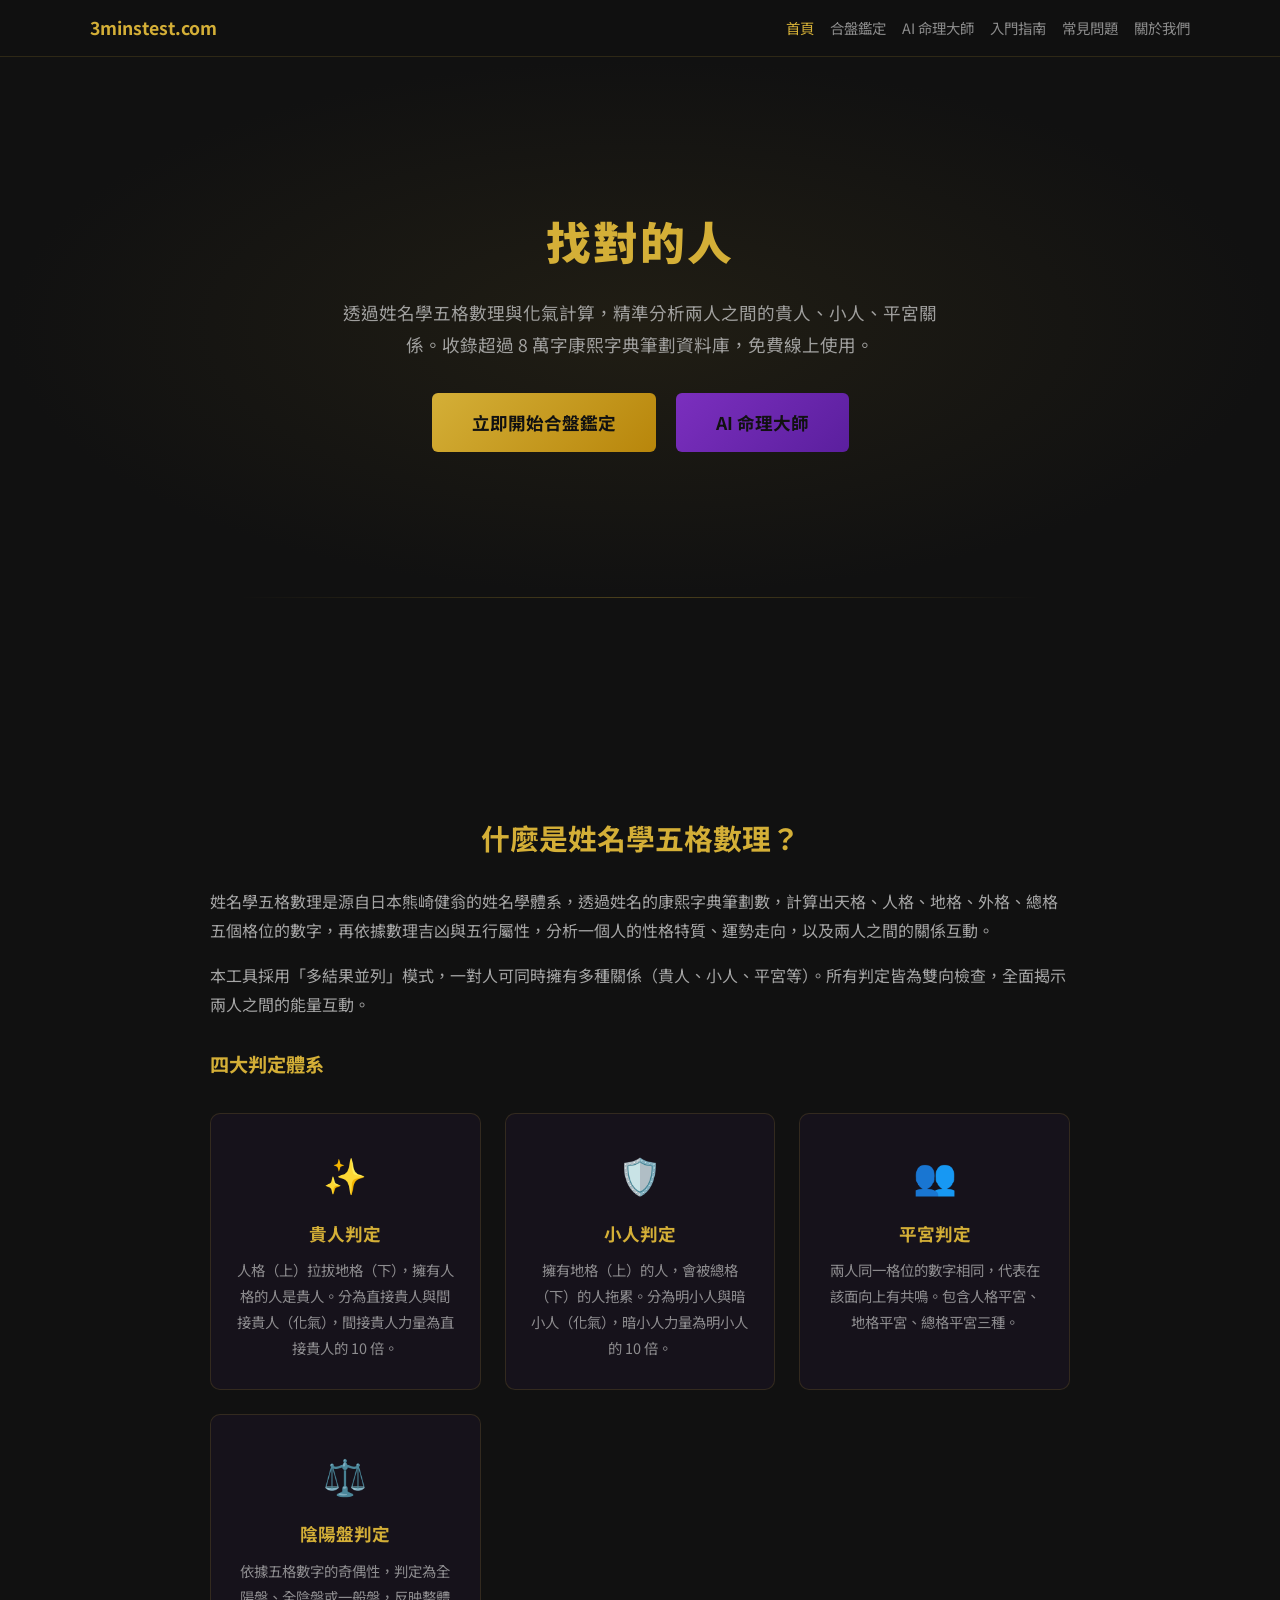
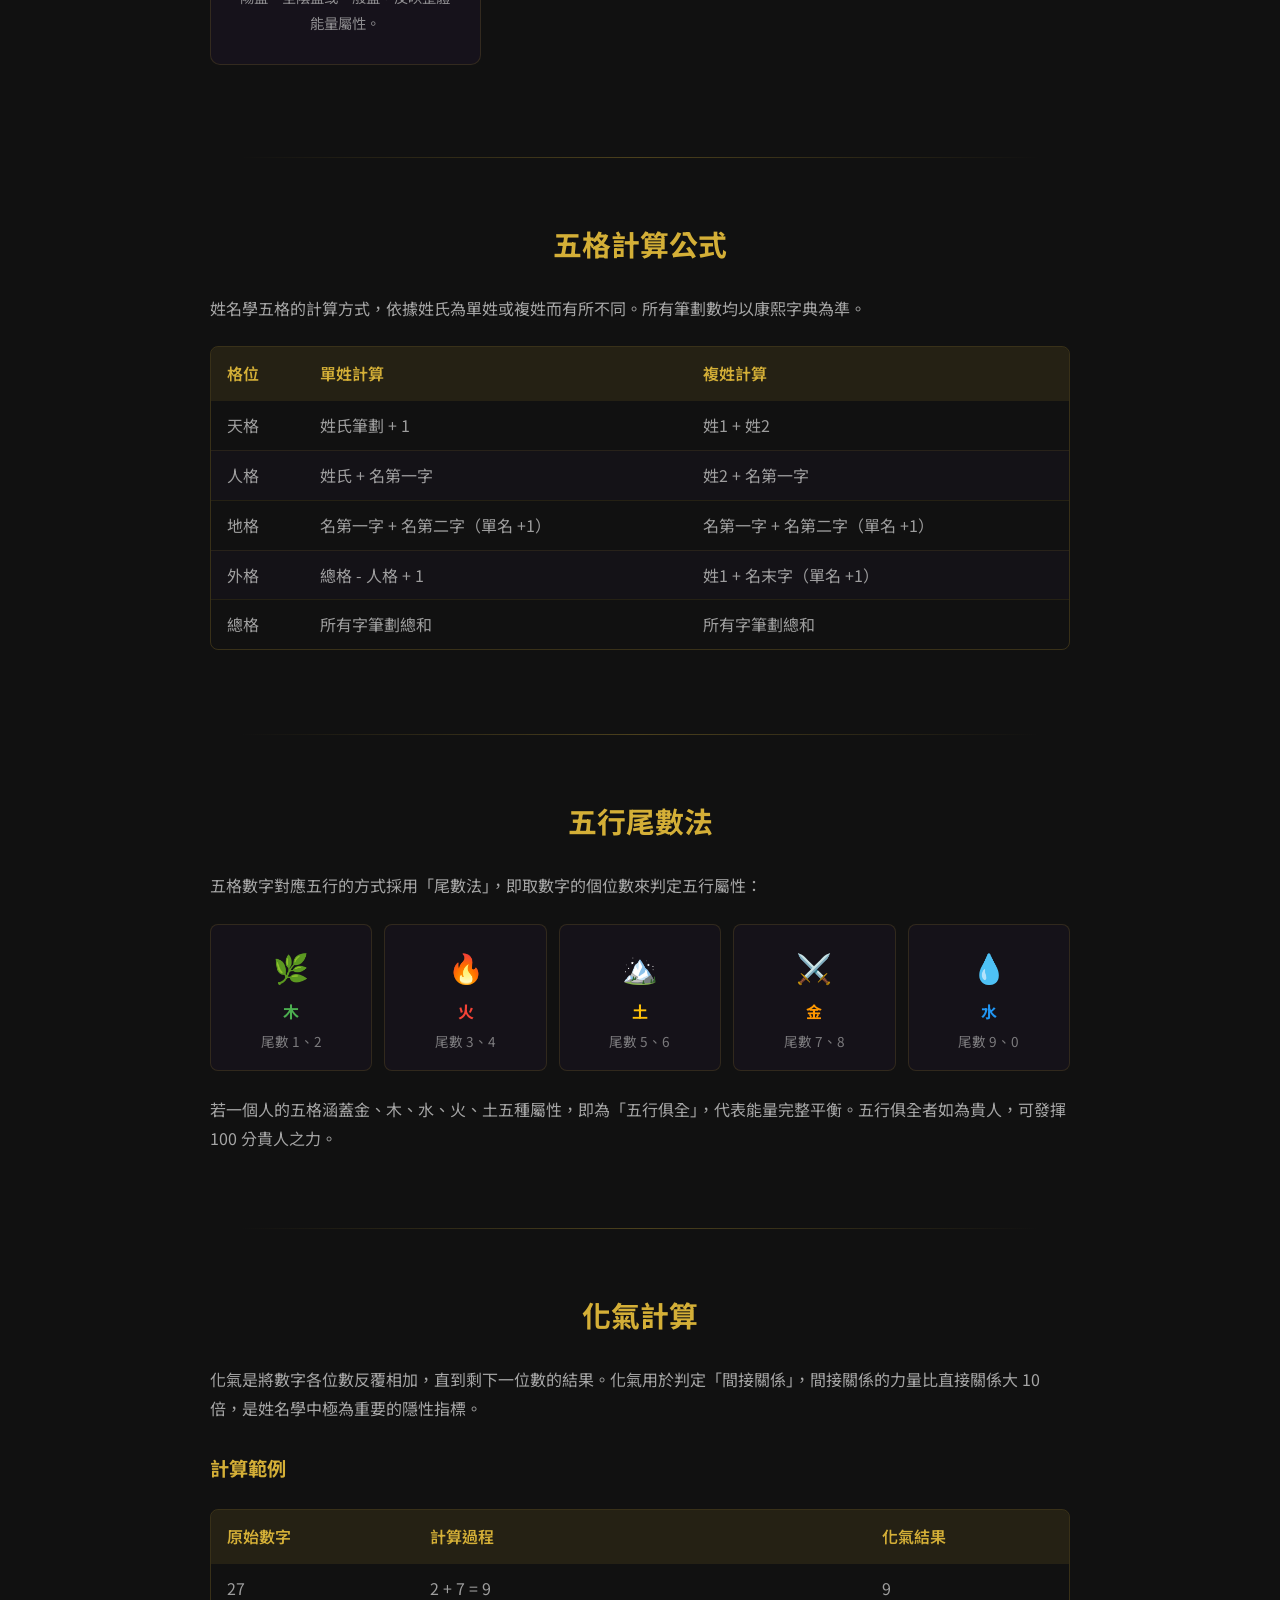
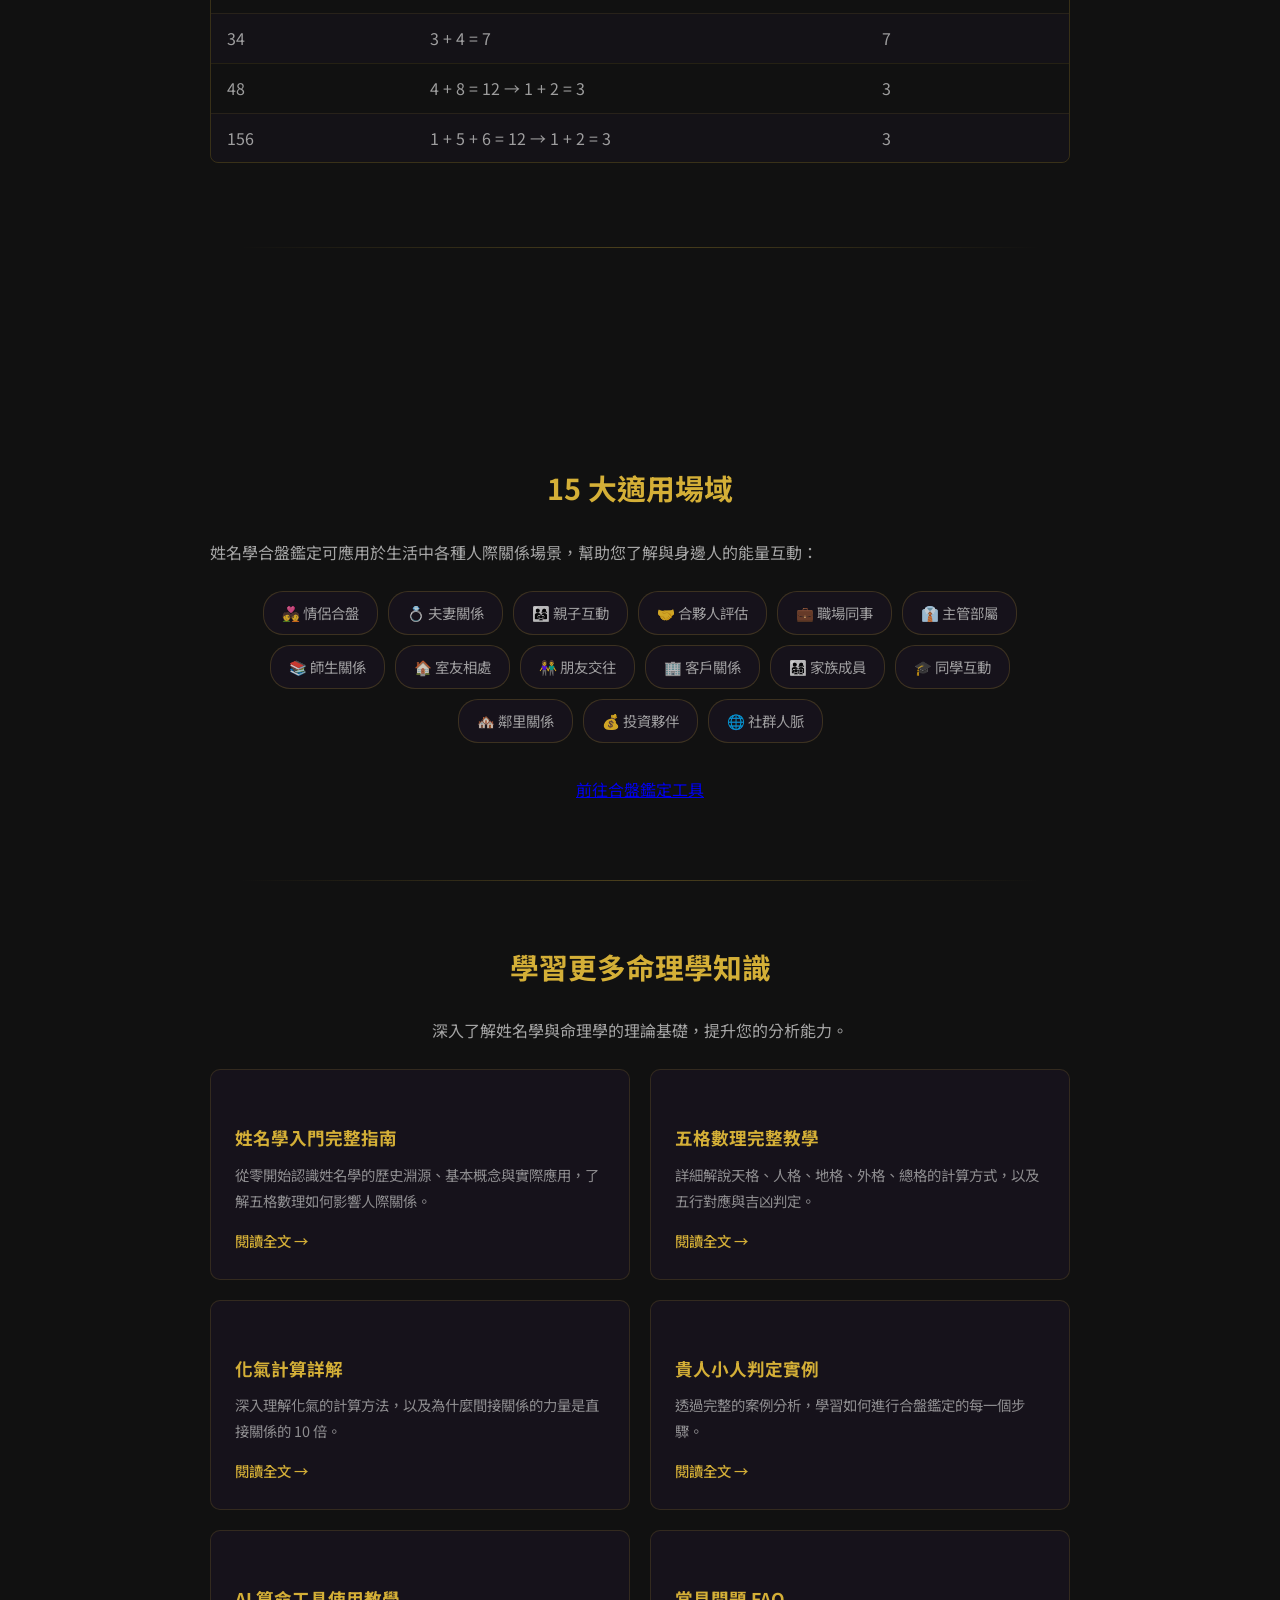
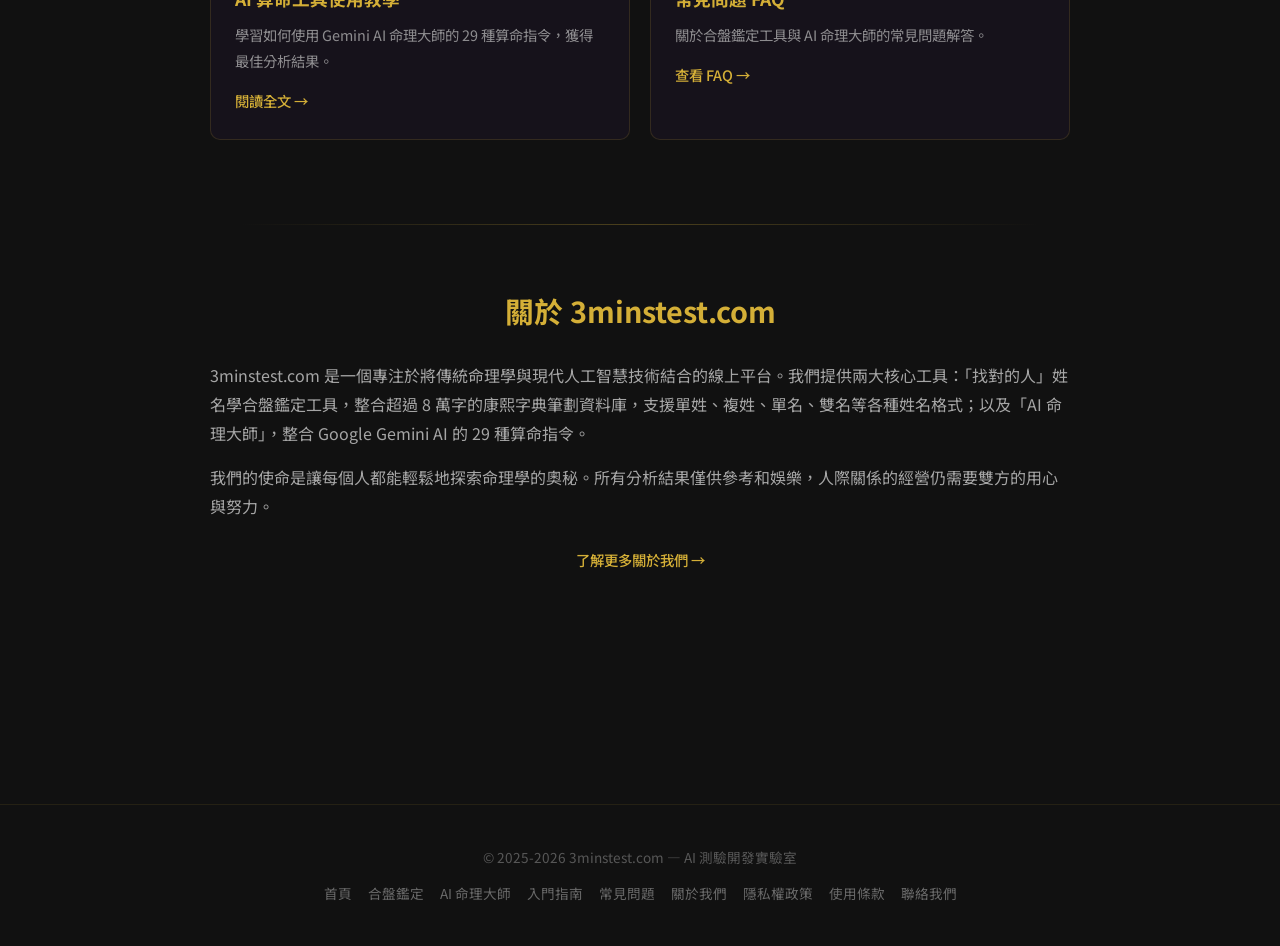
<file: index.html>
<!DOCTYPE html>
<html lang="zh-TW">
<head>
<meta charset="UTF-8">
<meta name="viewport" content="width=device-width, initial-scale=1.0">
<title>3minstest.com — 姓名學合盤鑑定 & AI 命理大師 | 免費線上算命工具</title>
<meta name="description" content="3minstest.com 提供免費姓名學合盤鑑定工具與 AI 命理大師。透過五格數理與化氣計算分析貴人、小人、平宮關係，以及 29 種 AI 算命指令。">
<meta name="keywords" content="姓名學,五格,合盤,貴人,小人,姓名分析,康熙字典,筆劃,化氣">
<meta name="google-adsense-account" content="ca-pub-3078346009241198">
<script async src="https://pagead2.googlesyndication.com/pagead/js/adsbygoogle.js?client=ca-pub-3078346009241198" crossorigin="anonymous"></script>
<style>
  @import url('https://fonts.googleapis.com/css2?family=Noto+Sans+TC:wght@400;500;700;900&family=Playfair+Display:ital,wght@0,700;1,400&display=swap');
  
  * { margin: 0; padding: 0; box-sizing: border-box; }
  
  body {
    font-family: 'Noto Sans TC', sans-serif;
    background: #111111;
    color: #C0C0C0;
    line-height: 1.8;
  }

  .hero {
    min-height: 60vh;
    display: flex;
    align-items: center;
    justify-content: center;
    text-align: center;
    padding: 60px 20px;
    background: radial-gradient(ellipse at center, rgba(212,175,55,0.08) 0%, #111111 70%);
  }

  .hero h1 {
    font-size: 2.8rem;
    font-weight: 900;
    color: #D4AF37;
    margin-bottom: 16px;
    letter-spacing: 2px;
  }

  .hero .subtitle {
    font-size: 1.1rem;
    color: rgba(192,192,192,0.8);
    max-width: 600px;
    margin: 0 auto 32px;
  }

  .hero .cta-btn {
    display: inline-block;
    padding: 14px 40px;
    background: linear-gradient(135deg, #D4AF37, #B8860B);
    color: #111111;
    font-size: 1.1rem;
    font-weight: 700;
    text-decoration: none;
    border-radius: 6px;
    transition: transform 0.2s;
  }

  .hero .cta-btn:hover { transform: scale(1.05); }

  .divider {
    height: 1px;
    max-width: 800px;
    margin: 0 auto;
    background: linear-gradient(90deg, transparent, rgba(212,175,55,0.3), transparent);
  }

  .content-section {
    max-width: 900px;
    margin: 0 auto;
    padding: 60px 20px;
  }

  .content-section h2 {
    font-size: 1.8rem;
    color: #D4AF37;
    margin-bottom: 24px;
    text-align: center;
  }

  .content-section h3 {
    font-size: 1.2rem;
    color: #D4AF37;
    margin: 28px 0 12px;
  }

  .content-section p {
    margin-bottom: 16px;
    color: rgba(192,192,192,0.85);
    font-size: 1rem;
  }

  .feature-grid {
    display: grid;
    grid-template-columns: repeat(auto-fit, minmax(250px, 1fr));
    gap: 24px;
    margin: 32px 0;
  }

  .feature-card {
    padding: 28px 24px;
    background: rgba(28,21,39,0.5);
    border: 1px solid rgba(212,175,55,0.15);
    border-radius: 10px;
    text-align: center;
  }

  .feature-card .icon { font-size: 2.2rem; margin-bottom: 12px; }
  .feature-card h3 { color: #D4AF37; margin: 0 0 8px; font-size: 1.1rem; }
  .feature-card p { font-size: 0.9rem; color: rgba(192,192,192,0.7); margin: 0; }

  .formula-table {
    width: 100%;
    border-collapse: separate;
    border-spacing: 0;
    border: 1px solid rgba(212,175,55,0.2);
    border-radius: 8px;
    overflow: hidden;
    margin: 24px 0;
  }

  .formula-table th {
    background: rgba(212,175,55,0.1);
    color: #D4AF37;
    padding: 12px 16px;
    text-align: left;
    font-weight: 600;
  }

  .formula-table td {
    padding: 10px 16px;
    color: rgba(192,192,192,0.8);
    border-top: 1px solid rgba(212,175,55,0.1);
  }

  .formula-table tr:nth-child(even) td { background: rgba(28,21,39,0.3); }

  .wuxing-grid {
    display: grid;
    grid-template-columns: repeat(5, 1fr);
    gap: 12px;
    margin: 24px 0;
    text-align: center;
  }

  .wuxing-item {
    padding: 16px 8px;
    border-radius: 8px;
    border: 1px solid rgba(212,175,55,0.15);
    background: rgba(28,21,39,0.4);
  }

  .wuxing-item .symbol { font-size: 1.8rem; margin-bottom: 4px; }
  .wuxing-item .name { font-weight: 700; font-size: 1rem; }
  .wuxing-item .nums { font-size: 0.85rem; color: rgba(192,192,192,0.6); margin-top: 4px; }

  .scene-tags {
    display: flex;
    flex-wrap: wrap;
    gap: 10px;
    justify-content: center;
    margin: 24px 0;
  }

  .scene-tag {
    padding: 8px 18px;
    background: rgba(28,21,39,0.5);
    border: 1px solid rgba(212,175,55,0.2);
    border-radius: 20px;
    font-size: 0.9rem;
    color: rgba(192,192,192,0.8);
  }

  .ad-slot {
    text-align: center;
    margin: 32px auto;
    min-height: 90px;
  }

  footer {
    text-align: center;
    padding: 40px 20px;
    color: rgba(192,192,192,0.4);
    font-size: 0.85rem;
    border-top: 1px solid rgba(212,175,55,0.1);
  }

  footer a { color: #D4AF37; text-decoration: none; }

  @media (max-width: 600px) {
    .hero h1 { font-size: 2rem; }
    .wuxing-grid { grid-template-columns: repeat(3, 1fr); }
  }
  .site-nav { background: rgba(17,17,17,0.95); border-bottom: 1px solid rgba(212,175,55,0.15); padding: 12px 20px; position: sticky; top: 0; z-index: 100; }
  .nav-inner { max-width: 1100px; margin: 0 auto; display: flex; align-items: center; justify-content: space-between; flex-wrap: wrap; gap: 8px; }
  .nav-brand { color: #D4AF37; font-weight: 700; font-size: 1.1rem; text-decoration: none; }
  .nav-links { display: flex; gap: 16px; flex-wrap: wrap; }
  .nav-links a { color: rgba(192,192,192,0.7); text-decoration: none; font-size: 0.9rem; transition: color 0.2s; }
  .nav-links a:hover, .nav-links a.active { color: #D4AF37; }
  .article-grid { display: grid; grid-template-columns: repeat(auto-fit, minmax(280px, 1fr)); gap: 20px; margin: 24px 0; }
  .article-card { padding: 24px; background: rgba(28,21,39,0.5); border: 1px solid rgba(212,175,55,0.15); border-radius: 10px; }
  .article-card h3 { color: #D4AF37; font-size: 1.1rem; margin-bottom: 8px; }
  .article-card p { font-size: 0.9rem; color: rgba(192,192,192,0.7); margin-bottom: 12px; }
  .read-more { color: #D4AF37; text-decoration: none; font-size: 0.9rem; font-weight: 500; }
  .read-more:hover { text-decoration: underline; }
  .footer-links { display: flex; gap: 16px; justify-content: center; flex-wrap: wrap; margin-top: 12px; }
  .footer-links a { color: rgba(192,192,192,0.5); text-decoration: none; font-size: 0.85rem; }
  .footer-links a:hover { color: #D4AF37; }
</style>
</head>
<body>

<nav class="site-nav">
  <div class="nav-inner">
    <a href="/" class="nav-brand">3minstest.com</a>
    <div class="nav-links">
      <a href="/" class="active">首頁</a>
      <a href="/v71.html">合盤鑑定</a>
      <a href="/fortune/">AI 命理大師</a>
      <a href="/articles/guide-intro.html">入門指南</a>
      <a href="/faq.html">常見問題</a>
      <a href="/about.html">關於我們</a>
    </div>
  </div>
</nav>

<!-- Hero Section -->
<section class="hero">
  <div>
    <h1>找對的人</h1>
    <p class="subtitle">透過姓名學五格數理與化氣計算，精準分析兩人之間的貴人、小人、平宮關係。收錄超過 8 萬字康熙字典筆劃資料庫，免費線上使用。</p>
    <a href="/v71.html" class="cta-btn">立即開始合盤鑑定</a>
    <a href="/fortune/" class="cta-btn" style="margin-left:16px; background:linear-gradient(135deg, #7B2FBE, #5B1F9E);">AI 命理大師</a>
  </div>
</section>

<div class="divider"></div>

<!-- Ad Slot 1 -->
<div class="ad-slot">
  <ins class="adsbygoogle" style="display:block" data-ad-client="ca-pub-3078346009241198" data-ad-slot="auto" data-ad-format="auto" data-full-width-responsive="true"></ins>
  <script>(adsbygoogle = window.adsbygoogle || []).push({});</script>
</div>

<!-- What is Name Numerology -->
<section class="content-section">
  <h2>什麼是姓名學五格數理？</h2>
  <p>姓名學五格數理是源自日本熊崎健翁的姓名學體系，透過姓名的康熙字典筆劃數，計算出天格、人格、地格、外格、總格五個格位的數字，再依據數理吉凶與五行屬性，分析一個人的性格特質、運勢走向，以及兩人之間的關係互動。</p>
  <p>本工具採用「多結果並列」模式，一對人可同時擁有多種關係（貴人、小人、平宮等）。所有判定皆為雙向檢查，全面揭示兩人之間的能量互動。</p>

  <h3>四大判定體系</h3>
  <div class="feature-grid">
    <div class="feature-card">
      <div class="icon">✨</div>
      <h3>貴人判定</h3>
      <p>人格（上）拉拔地格（下），擁有人格的人是貴人。分為直接貴人與間接貴人（化氣），間接貴人力量為直接貴人的 10 倍。</p>
    </div>
    <div class="feature-card">
      <div class="icon">🛡️</div>
      <h3>小人判定</h3>
      <p>擁有地格（上）的人，會被總格（下）的人拖累。分為明小人與暗小人（化氣），暗小人力量為明小人的 10 倍。</p>
    </div>
    <div class="feature-card">
      <div class="icon">👥</div>
      <h3>平宮判定</h3>
      <p>兩人同一格位的數字相同，代表在該面向上有共鳴。包含人格平宮、地格平宮、總格平宮三種。</p>
    </div>
    <div class="feature-card">
      <div class="icon">⚖️</div>
      <h3>陰陽盤判定</h3>
      <p>依據五格數字的奇偶性，判定為全陽盤、全陰盤或一般盤，反映整體能量屬性。</p>
    </div>
  </div>
</section>

<div class="divider"></div>

<!-- Five Grid Formulas -->
<section class="content-section">
  <h2>五格計算公式</h2>
  <p>姓名學五格的計算方式，依據姓氏為單姓或複姓而有所不同。所有筆劃數均以康熙字典為準。</p>

  <table class="formula-table">
    <thead>
      <tr><th>格位</th><th>單姓計算</th><th>複姓計算</th></tr>
    </thead>
    <tbody>
      <tr><td>天格</td><td>姓氏筆劃 + 1</td><td>姓1 + 姓2</td></tr>
      <tr><td>人格</td><td>姓氏 + 名第一字</td><td>姓2 + 名第一字</td></tr>
      <tr><td>地格</td><td>名第一字 + 名第二字（單名 +1）</td><td>名第一字 + 名第二字（單名 +1）</td></tr>
      <tr><td>外格</td><td>總格 - 人格 + 1</td><td>姓1 + 名末字（單名 +1）</td></tr>
      <tr><td>總格</td><td>所有字筆劃總和</td><td>所有字筆劃總和</td></tr>
    </tbody>
  </table>
</section>

<div class="divider"></div>

<!-- Wu Xing -->
<section class="content-section">
  <h2>五行尾數法</h2>
  <p>五格數字對應五行的方式採用「尾數法」，即取數字的個位數來判定五行屬性：</p>

  <div class="wuxing-grid">
    <div class="wuxing-item">
      <div class="symbol" style="color:#4CAF50;">🌿</div>
      <div class="name" style="color:#4CAF50;">木</div>
      <div class="nums">尾數 1、2</div>
    </div>
    <div class="wuxing-item">
      <div class="symbol" style="color:#F44336;">🔥</div>
      <div class="name" style="color:#F44336;">火</div>
      <div class="nums">尾數 3、4</div>
    </div>
    <div class="wuxing-item">
      <div class="symbol" style="color:#FFC107;">🏔️</div>
      <div class="name" style="color:#FFC107;">土</div>
      <div class="nums">尾數 5、6</div>
    </div>
    <div class="wuxing-item">
      <div class="symbol" style="color:#FF9800;">⚔️</div>
      <div class="name" style="color:#FF9800;">金</div>
      <div class="nums">尾數 7、8</div>
    </div>
    <div class="wuxing-item">
      <div class="symbol" style="color:#2196F3;">💧</div>
      <div class="name" style="color:#2196F3;">水</div>
      <div class="nums">尾數 9、0</div>
    </div>
  </div>

  <p>若一個人的五格涵蓋金、木、水、火、土五種屬性，即為「五行俱全」，代表能量完整平衡。五行俱全者如為貴人，可發揮 100 分貴人之力。</p>
</section>

<div class="divider"></div>

<!-- HuaQi -->
<section class="content-section">
  <h2>化氣計算</h2>
  <p>化氣是將數字各位數反覆相加，直到剩下一位數的結果。化氣用於判定「間接關係」，間接關係的力量比直接關係大 10 倍，是姓名學中極為重要的隱性指標。</p>

  <h3>計算範例</h3>
  <table class="formula-table">
    <thead>
      <tr><th>原始數字</th><th>計算過程</th><th>化氣結果</th></tr>
    </thead>
    <tbody>
      <tr><td>27</td><td>2 + 7 = 9</td><td>9</td></tr>
      <tr><td>34</td><td>3 + 4 = 7</td><td>7</td></tr>
      <tr><td>48</td><td>4 + 8 = 12 → 1 + 2 = 3</td><td>3</td></tr>
      <tr><td>156</td><td>1 + 5 + 6 = 12 → 1 + 2 = 3</td><td>3</td></tr>
    </tbody>
  </table>
</section>

<div class="divider"></div>

<!-- Ad Slot 2 -->
<div class="ad-slot">
  <ins class="adsbygoogle" style="display:block" data-ad-client="ca-pub-3078346009241198" data-ad-slot="auto" data-ad-format="auto" data-full-width-responsive="true"></ins>
  <script>(adsbygoogle = window.adsbygoogle || []).push({});</script>
</div>

<!-- Use Cases -->
<section class="content-section">
  <h2>15 大適用場域</h2>
  <p>姓名學合盤鑑定可應用於生活中各種人際關係場景，幫助您了解與身邊人的能量互動：</p>

  <div class="scene-tags">
    <span class="scene-tag">💑 情侶合盤</span>
    <span class="scene-tag">💍 夫妻關係</span>
    <span class="scene-tag">👨‍👩‍👧 親子互動</span>
    <span class="scene-tag">🤝 合夥人評估</span>
    <span class="scene-tag">💼 職場同事</span>
    <span class="scene-tag">👔 主管部屬</span>
    <span class="scene-tag">📚 師生關係</span>
    <span class="scene-tag">🏠 室友相處</span>
    <span class="scene-tag">👫 朋友交往</span>
    <span class="scene-tag">🏢 客戶關係</span>
    <span class="scene-tag">👨‍👩‍👧‍👦 家族成員</span>
    <span class="scene-tag">🎓 同學互動</span>
    <span class="scene-tag">🏘️ 鄰里關係</span>
    <span class="scene-tag">💰 投資夥伴</span>
    <span class="scene-tag">🌐 社群人脈</span>
  </div>

  <p style="text-align:center; margin-top:32px;">
    <a href="/v71.html" class="cta-btn">前往合盤鑑定工具</a>
  </p>
</section>

<div class="divider"></div>

<!-- Articles Section -->
<section class="content-section">
  <h2>學習更多命理學知識</h2>
  <p style="text-align:center; margin-bottom:24px;">深入了解姓名學與命理學的理論基礎，提升您的分析能力。</p>
  <div class="article-grid">
    <div class="article-card">
      <h3>姓名學入門完整指南</h3>
      <p>從零開始認識姓名學的歷史淵源、基本概念與實際應用，了解五格數理如何影響人際關係。</p>
      <a href="/articles/guide-intro.html" class="read-more">閱讀全文 →</a>
    </div>
    <div class="article-card">
      <h3>五格數理完整教學</h3>
      <p>詳細解說天格、人格、地格、外格、總格的計算方式，以及五行對應與吉凶判定。</p>
      <a href="/articles/five-grid.html" class="read-more">閱讀全文 →</a>
    </div>
    <div class="article-card">
      <h3>化氣計算詳解</h3>
      <p>深入理解化氣的計算方法，以及為什麼間接關係的力量是直接關係的 10 倍。</p>
      <a href="/articles/huaqi-guide.html" class="read-more">閱讀全文 →</a>
    </div>
    <div class="article-card">
      <h3>貴人小人判定實例</h3>
      <p>透過完整的案例分析，學習如何進行合盤鑑定的每一個步驟。</p>
      <a href="/articles/noble-villain.html" class="read-more">閱讀全文 →</a>
    </div>
    <div class="article-card">
      <h3>AI 算命工具使用教學</h3>
      <p>學習如何使用 Gemini AI 命理大師的 29 種算命指令，獲得最佳分析結果。</p>
      <a href="/articles/ai-fortune.html" class="read-more">閱讀全文 →</a>
    </div>
    <div class="article-card">
      <h3>常見問題 FAQ</h3>
      <p>關於合盤鑑定工具與 AI 命理大師的常見問題解答。</p>
      <a href="/faq.html" class="read-more">查看 FAQ →</a>
    </div>
  </div>
</section>

<div class="divider"></div>

<!-- About -->
<section class="content-section">
  <h2>關於 3minstest.com</h2>
  <p>3minstest.com 是一個專注於將傳統命理學與現代人工智慧技術結合的線上平台。我們提供兩大核心工具：「找對的人」姓名學合盤鑑定工具，整合超過 8 萬字的康熙字典筆劃資料庫，支援單姓、複姓、單名、雙名等各種姓名格式；以及「AI 命理大師」，整合 Google Gemini AI 的 29 種算命指令。</p>
  <p>我們的使命是讓每個人都能輕鬆地探索命理學的奧秘。所有分析結果僅供參考和娛樂，人際關係的經營仍需要雙方的用心與努力。</p>
  <p style="text-align:center; margin-top:24px;"><a href="/about.html" class="read-more">了解更多關於我們 →</a></p>
</section>

<!-- Ad Slot 3 -->
<div class="ad-slot">
  <ins class="adsbygoogle" style="display:block" data-ad-client="ca-pub-3078346009241198" data-ad-slot="auto" data-ad-format="auto" data-full-width-responsive="true"></ins>
  <script>(adsbygoogle = window.adsbygoogle || []).push({});</script>
</div>

<footer>
  <p>&copy; 2025-2026 3minstest.com — AI 測驗開發實驗室</p>
  <div class="footer-links">
    <a href="/">首頁</a>
    <a href="/v71.html">合盤鑑定</a>
    <a href="/fortune/">AI 命理大師</a>
    <a href="/articles/guide-intro.html">入門指南</a>
    <a href="/faq.html">常見問題</a>
    <a href="/about.html">關於我們</a>
    <a href="/privacy.html">隱私權政策</a>
    <a href="/terms.html">使用條款</a>
    <a href="/contact.html">聯絡我們</a>
  </div>
</footer>

</body>
</html>
</file>
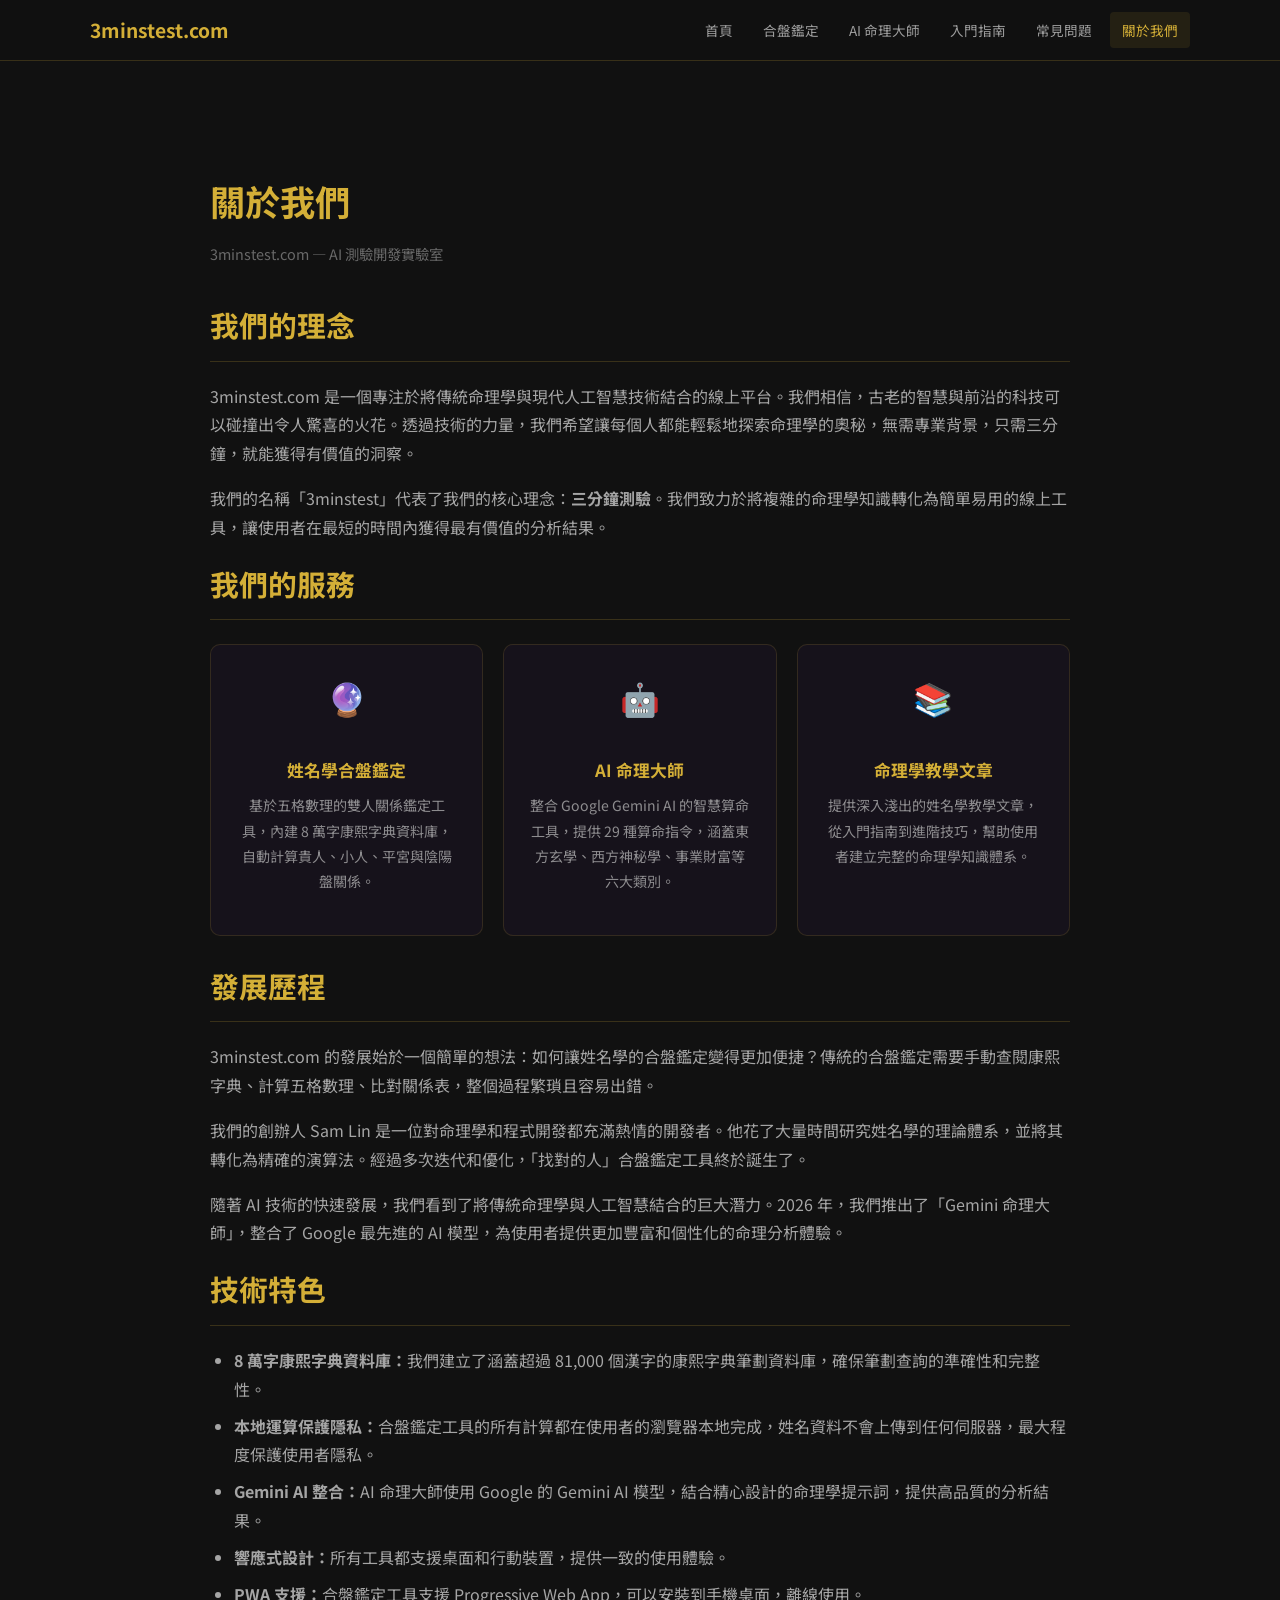
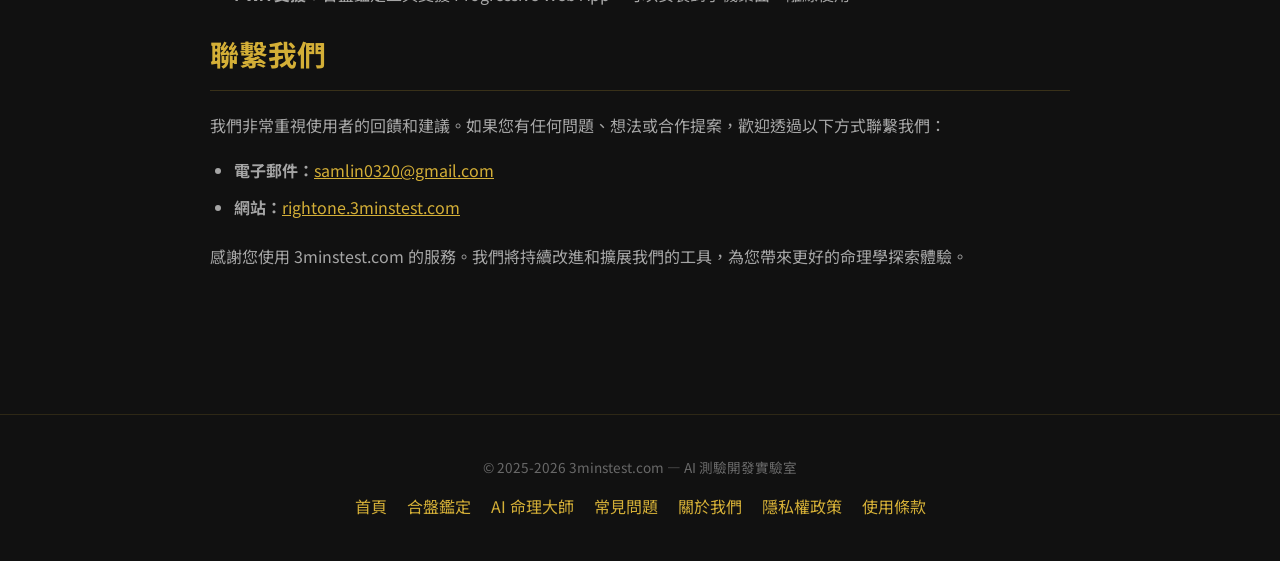
<file: about.html>
<!DOCTYPE html>
<html lang="zh-TW">
<head>
<meta charset="UTF-8">
<meta name="viewport" content="width=device-width, initial-scale=1.0">
<title>關於我們 | 3minstest.com — AI 測驗開發實驗室</title>
<meta name="description" content="了解 3minstest.com 的團隊理念、發展歷程與服務內容。我們致力於將傳統命理學與現代 AI 技術結合，打造實用的線上工具。">
<meta name="keywords" content="關於我們,3minstest,AI測驗,姓名學工具,命理工具">
<meta name="google-adsense-account" content="ca-pub-3078346009241198">
<script async src="https://pagead2.googlesyndication.com/pagead/js/adsbygoogle.js?client=ca-pub-3078346009241198" crossorigin="anonymous"></script>
<link rel="stylesheet" href="/style.css">
</head>
<body>

<nav class="site-nav">
  <div class="nav-inner">
    <a href="/" class="nav-brand">3minstest.com</a>
    <div class="nav-links">
      <a href="/">首頁</a>
      <a href="/v71.html">合盤鑑定</a>
      <a href="/fortune/">AI 命理大師</a>
      <a href="/articles/guide-intro.html">入門指南</a>
      <a href="/faq.html">常見問題</a>
      <a href="/about.html" class="active">關於我們</a>
    </div>
  </div>
</nav>

<div class="ad-slot">
  <ins class="adsbygoogle" style="display:block" data-ad-client="ca-pub-3078346009241198" data-ad-slot="auto" data-ad-format="auto" data-full-width-responsive="true"></ins>
  <script>(adsbygoogle = window.adsbygoogle || []).push({});</script>
</div>

<section class="content-section">
  <h1 style="font-size:2.2rem; color:#D4AF37; margin-bottom:8px;">關於我們</h1>
  <p style="color:rgba(192,192,192,0.5); font-size:0.9rem; margin-bottom:32px;">3minstest.com — AI 測驗開發實驗室</p>

  <h2>我們的理念</h2>
  <p>3minstest.com 是一個專注於將傳統命理學與現代人工智慧技術結合的線上平台。我們相信，古老的智慧與前沿的科技可以碰撞出令人驚喜的火花。透過技術的力量，我們希望讓每個人都能輕鬆地探索命理學的奧秘，無需專業背景，只需三分鐘，就能獲得有價值的洞察。</p>
  <p>我們的名稱「3minstest」代表了我們的核心理念：<strong>三分鐘測驗</strong>。我們致力於將複雜的命理學知識轉化為簡單易用的線上工具，讓使用者在最短的時間內獲得最有價值的分析結果。</p>

  <h2>我們的服務</h2>
  <div class="feature-grid">
    <div class="feature-card">
      <div class="icon">🔮</div>
      <h3>姓名學合盤鑑定</h3>
      <p>基於五格數理的雙人關係鑑定工具，內建 8 萬字康熙字典資料庫，自動計算貴人、小人、平宮與陰陽盤關係。</p>
    </div>
    <div class="feature-card">
      <div class="icon">🤖</div>
      <h3>AI 命理大師</h3>
      <p>整合 Google Gemini AI 的智慧算命工具，提供 29 種算命指令，涵蓋東方玄學、西方神秘學、事業財富等六大類別。</p>
    </div>
    <div class="feature-card">
      <div class="icon">📚</div>
      <h3>命理學教學文章</h3>
      <p>提供深入淺出的姓名學教學文章，從入門指南到進階技巧，幫助使用者建立完整的命理學知識體系。</p>
    </div>
  </div>

  <h2>發展歷程</h2>
  <p>3minstest.com 的發展始於一個簡單的想法：如何讓姓名學的合盤鑑定變得更加便捷？傳統的合盤鑑定需要手動查閱康熙字典、計算五格數理、比對關係表，整個過程繁瑣且容易出錯。</p>
  <p>我們的創辦人 Sam Lin 是一位對命理學和程式開發都充滿熱情的開發者。他花了大量時間研究姓名學的理論體系，並將其轉化為精確的演算法。經過多次迭代和優化，「找對的人」合盤鑑定工具終於誕生了。</p>
  <p>隨著 AI 技術的快速發展，我們看到了將傳統命理學與人工智慧結合的巨大潛力。2026 年，我們推出了「Gemini 命理大師」，整合了 Google 最先進的 AI 模型，為使用者提供更加豐富和個性化的命理分析體驗。</p>

  <h2>技術特色</h2>
  <ul>
    <li><strong>8 萬字康熙字典資料庫：</strong>我們建立了涵蓋超過 81,000 個漢字的康熙字典筆劃資料庫，確保筆劃查詢的準確性和完整性。</li>
    <li><strong>本地運算保護隱私：</strong>合盤鑑定工具的所有計算都在使用者的瀏覽器本地完成，姓名資料不會上傳到任何伺服器，最大程度保護使用者隱私。</li>
    <li><strong>Gemini AI 整合：</strong>AI 命理大師使用 Google 的 Gemini AI 模型，結合精心設計的命理學提示詞，提供高品質的分析結果。</li>
    <li><strong>響應式設計：</strong>所有工具都支援桌面和行動裝置，提供一致的使用體驗。</li>
    <li><strong>PWA 支援：</strong>合盤鑑定工具支援 Progressive Web App，可以安裝到手機桌面，離線使用。</li>
  </ul>

  <h2>聯繫我們</h2>
  <p>我們非常重視使用者的回饋和建議。如果您有任何問題、想法或合作提案，歡迎透過以下方式聯繫我們：</p>
  <ul>
    <li><strong>電子郵件：</strong><a href="mailto:samlin0320@gmail.com">samlin0320@gmail.com</a></li>
    <li><strong>網站：</strong><a href="https://rightone.3minstest.com">rightone.3minstest.com</a></li>
  </ul>
  <p>感謝您使用 3minstest.com 的服務。我們將持續改進和擴展我們的工具，為您帶來更好的命理學探索體驗。</p>
</section>

<div class="ad-slot">
  <ins class="adsbygoogle" style="display:block" data-ad-client="ca-pub-3078346009241198" data-ad-slot="auto" data-ad-format="auto" data-full-width-responsive="true"></ins>
  <script>(adsbygoogle = window.adsbygoogle || []).push({});</script>
</div>

<footer>
  <p>&copy; 2025-2026 3minstest.com — AI 測驗開發實驗室</p>
  <div class="footer-links">
    <a href="/">首頁</a>
    <a href="/v71.html">合盤鑑定</a>
    <a href="/fortune/">AI 命理大師</a>
    <a href="/faq.html">常見問題</a>
    <a href="/about.html">關於我們</a>
    <a href="/privacy.html">隱私權政策</a>
    <a href="/terms.html">使用條款</a>
  </div>
</footer>

</body>
</html>
</file>
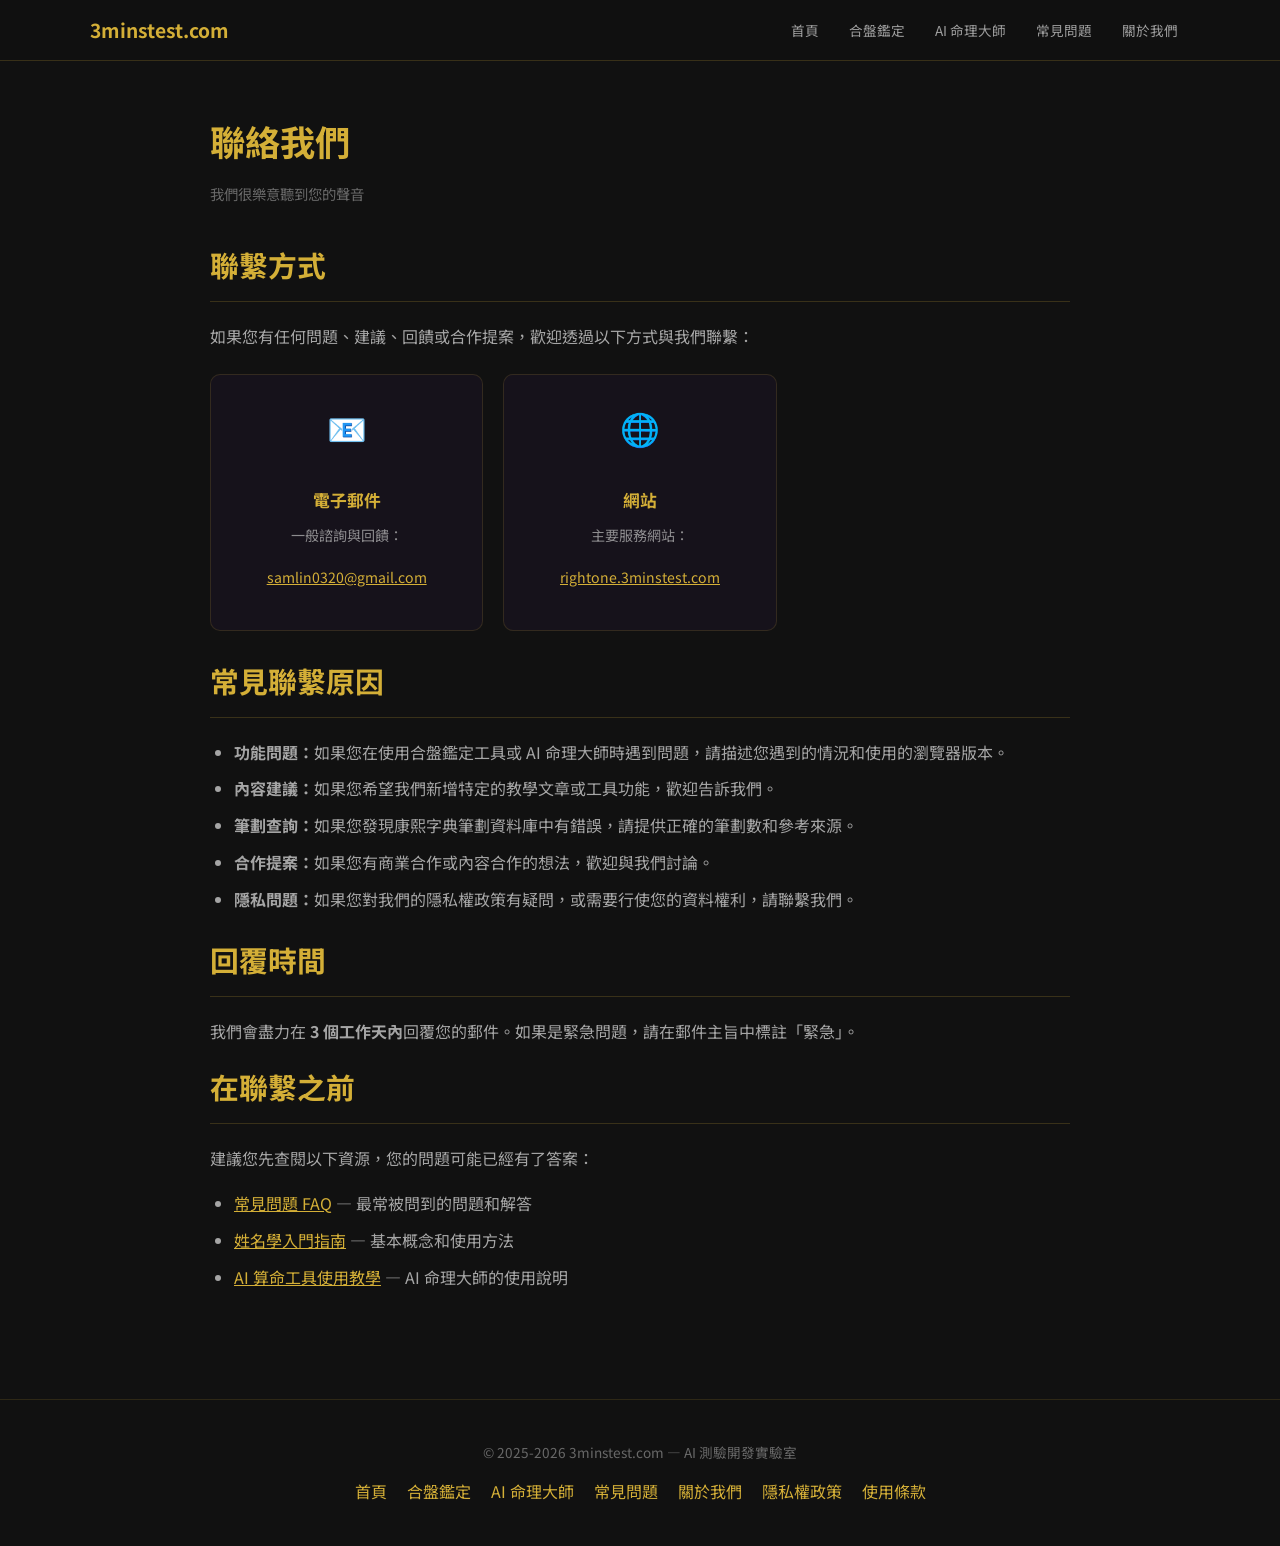
<file: contact.html>
<!DOCTYPE html>
<html lang="zh-TW">
<head>
<meta charset="UTF-8">
<meta name="viewport" content="width=device-width, initial-scale=1.0">
<title>聯絡我們 | 3minstest.com</title>
<meta name="description" content="聯繫 3minstest.com 團隊，提供您的問題、建議或回饋。">
<meta name="google-adsense-account" content="ca-pub-3078346009241198">
<script async src="https://pagead2.googlesyndication.com/pagead/js/adsbygoogle.js?client=ca-pub-3078346009241198" crossorigin="anonymous"></script>
<link rel="stylesheet" href="/style.css">
</head>
<body>

<nav class="site-nav">
  <div class="nav-inner">
    <a href="/" class="nav-brand">3minstest.com</a>
    <div class="nav-links">
      <a href="/">首頁</a>
      <a href="/v71.html">合盤鑑定</a>
      <a href="/fortune/">AI 命理大師</a>
      <a href="/faq.html">常見問題</a>
      <a href="/about.html">關於我們</a>
    </div>
  </div>
</nav>

<section class="content-section">
  <h1 style="font-size:2.2rem; color:#D4AF37; margin-bottom:8px;">聯絡我們</h1>
  <p style="color:rgba(192,192,192,0.5); font-size:0.9rem; margin-bottom:32px;">我們很樂意聽到您的聲音</p>

  <h2>聯繫方式</h2>
  <p>如果您有任何問題、建議、回饋或合作提案，歡迎透過以下方式與我們聯繫：</p>

  <div class="feature-grid">
    <div class="feature-card">
      <div class="icon">📧</div>
      <h3>電子郵件</h3>
      <p>一般諮詢與回饋：</p>
      <p><a href="mailto:samlin0320@gmail.com" style="color:#D4AF37;">samlin0320@gmail.com</a></p>
    </div>
    <div class="feature-card">
      <div class="icon">🌐</div>
      <h3>網站</h3>
      <p>主要服務網站：</p>
      <p><a href="https://rightone.3minstest.com" style="color:#D4AF37;">rightone.3minstest.com</a></p>
    </div>
  </div>

  <h2>常見聯繫原因</h2>
  <ul>
    <li><strong>功能問題：</strong>如果您在使用合盤鑑定工具或 AI 命理大師時遇到問題，請描述您遇到的情況和使用的瀏覽器版本。</li>
    <li><strong>內容建議：</strong>如果您希望我們新增特定的教學文章或工具功能，歡迎告訴我們。</li>
    <li><strong>筆劃查詢：</strong>如果您發現康熙字典筆劃資料庫中有錯誤，請提供正確的筆劃數和參考來源。</li>
    <li><strong>合作提案：</strong>如果您有商業合作或內容合作的想法，歡迎與我們討論。</li>
    <li><strong>隱私問題：</strong>如果您對我們的隱私權政策有疑問，或需要行使您的資料權利，請聯繫我們。</li>
  </ul>

  <h2>回覆時間</h2>
  <p>我們會盡力在 <strong>3 個工作天內</strong>回覆您的郵件。如果是緊急問題，請在郵件主旨中標註「緊急」。</p>

  <h2>在聯繫之前</h2>
  <p>建議您先查閱以下資源，您的問題可能已經有了答案：</p>
  <ul>
    <li><a href="/faq.html">常見問題 FAQ</a> — 最常被問到的問題和解答</li>
    <li><a href="/articles/guide-intro.html">姓名學入門指南</a> — 基本概念和使用方法</li>
    <li><a href="/articles/ai-fortune.html">AI 算命工具使用教學</a> — AI 命理大師的使用說明</li>
  </ul>
</section>

<footer>
  <p>&copy; 2025-2026 3minstest.com — AI 測驗開發實驗室</p>
  <div class="footer-links">
    <a href="/">首頁</a>
    <a href="/v71.html">合盤鑑定</a>
    <a href="/fortune/">AI 命理大師</a>
    <a href="/faq.html">常見問題</a>
    <a href="/about.html">關於我們</a>
    <a href="/privacy.html">隱私權政策</a>
    <a href="/terms.html">使用條款</a>
  </div>
</footer>

</body>
</html>
</file>
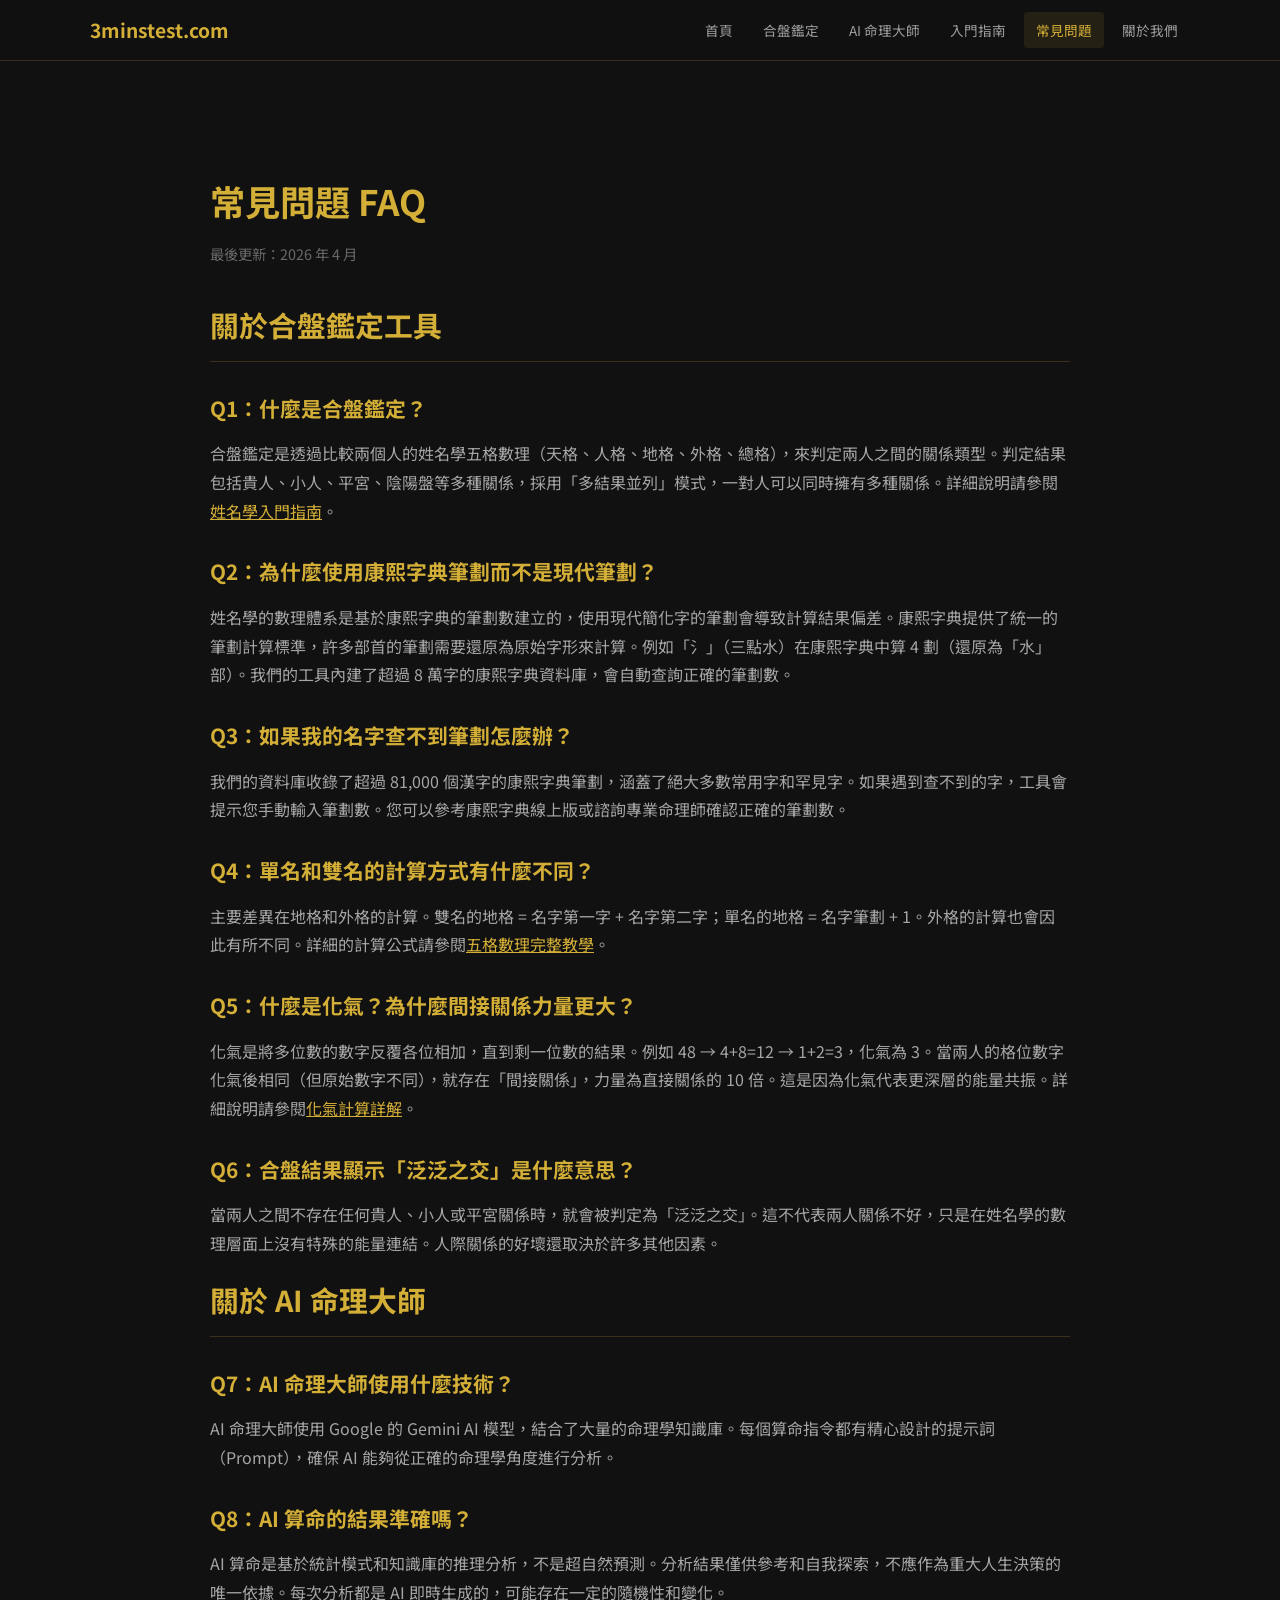
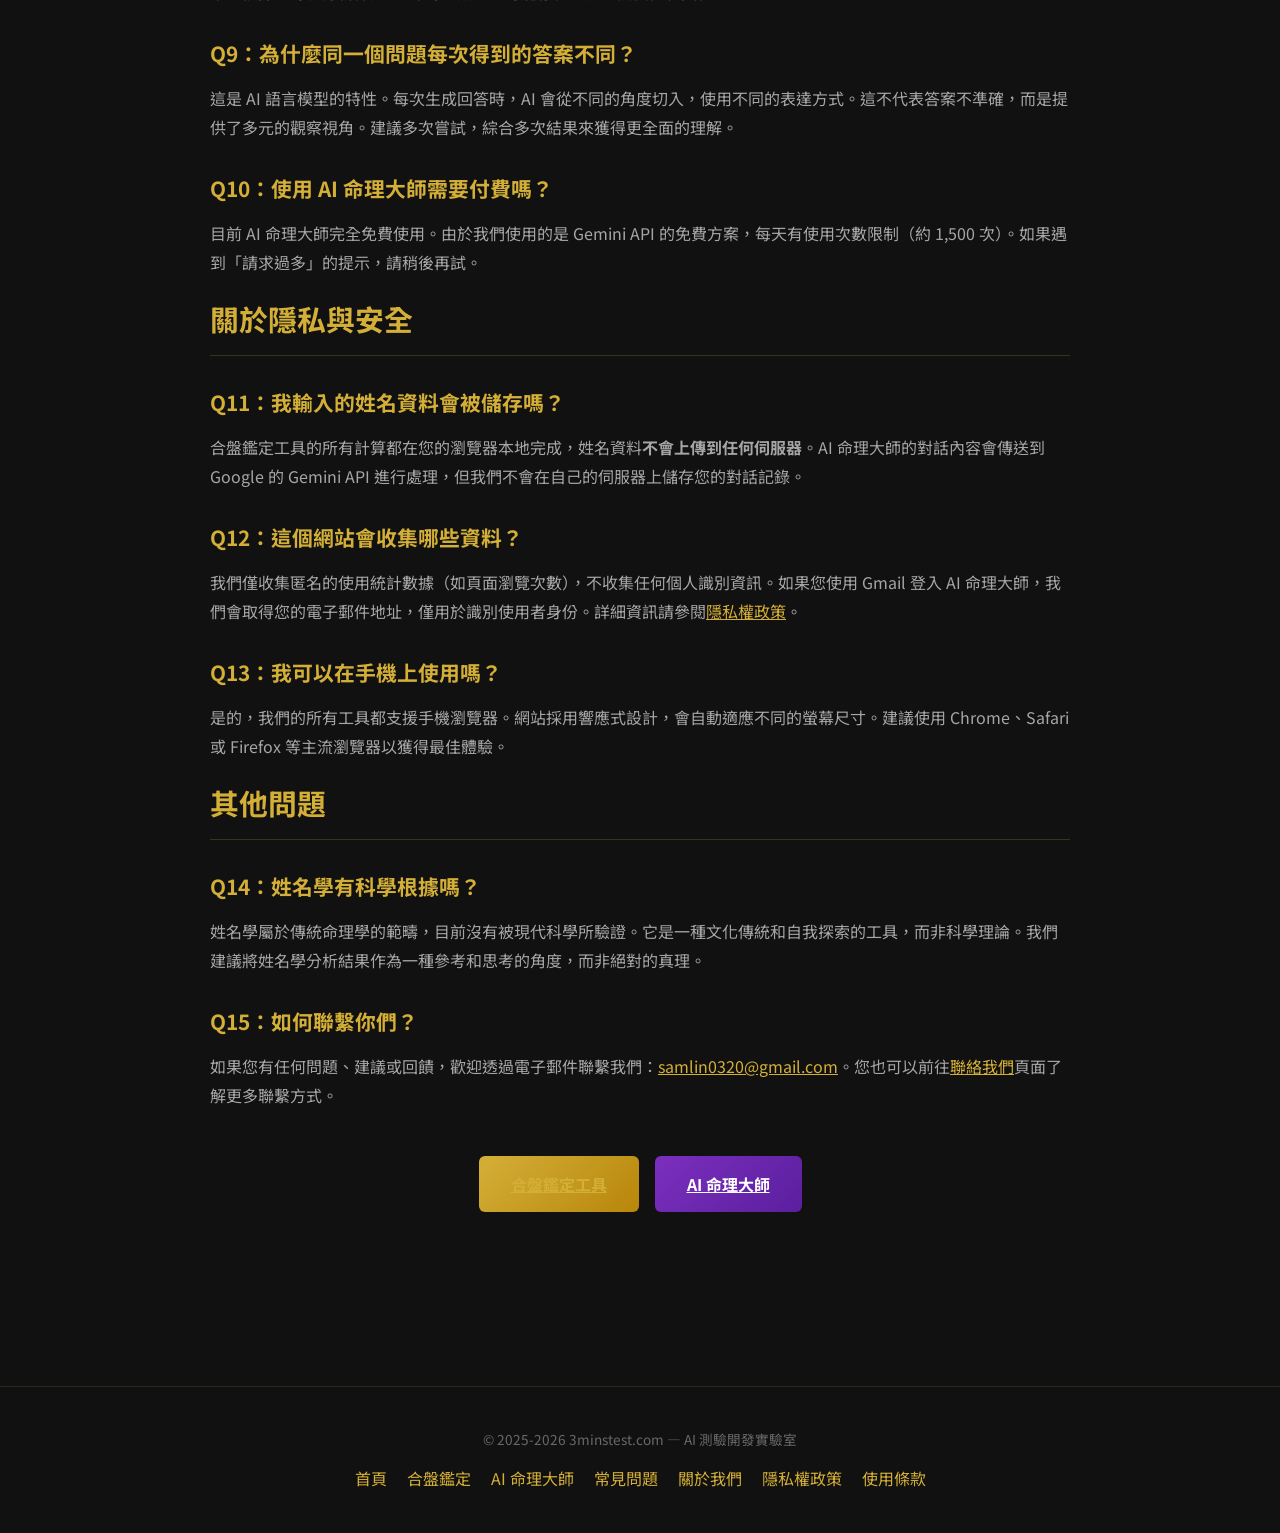
<file: faq.html>
<!DOCTYPE html>
<html lang="zh-TW">
<head>
<meta charset="UTF-8">
<meta name="viewport" content="width=device-width, initial-scale=1.0">
<title>常見問題 FAQ | 3minstest.com — 姓名學與 AI 命理工具</title>
<meta name="description" content="關於姓名學合盤鑑定工具與 AI 命理大師的常見問題解答，包含使用方法、計算原理、隱私安全等。">
<meta name="keywords" content="常見問題,FAQ,姓名學,合盤鑑定,AI算命,使用說明">
<meta name="google-adsense-account" content="ca-pub-3078346009241198">
<script async src="https://pagead2.googlesyndication.com/pagead/js/adsbygoogle.js?client=ca-pub-3078346009241198" crossorigin="anonymous"></script>
<link rel="stylesheet" href="/style.css">
</head>
<body>

<nav class="site-nav">
  <div class="nav-inner">
    <a href="/" class="nav-brand">3minstest.com</a>
    <div class="nav-links">
      <a href="/">首頁</a>
      <a href="/v71.html">合盤鑑定</a>
      <a href="/fortune/">AI 命理大師</a>
      <a href="/articles/guide-intro.html">入門指南</a>
      <a href="/faq.html" class="active">常見問題</a>
      <a href="/about.html">關於我們</a>
    </div>
  </div>
</nav>

<div class="ad-slot">
  <ins class="adsbygoogle" style="display:block" data-ad-client="ca-pub-3078346009241198" data-ad-slot="auto" data-ad-format="auto" data-full-width-responsive="true"></ins>
  <script>(adsbygoogle = window.adsbygoogle || []).push({});</script>
</div>

<section class="content-section">
  <h1 style="font-size:2.2rem; color:#D4AF37; margin-bottom:8px;">常見問題 FAQ</h1>
  <p style="color:rgba(192,192,192,0.5); font-size:0.9rem; margin-bottom:32px;">最後更新：2026 年 4 月</p>

  <h2>關於合盤鑑定工具</h2>

  <h3>Q1：什麼是合盤鑑定？</h3>
  <p>合盤鑑定是透過比較兩個人的姓名學五格數理（天格、人格、地格、外格、總格），來判定兩人之間的關係類型。判定結果包括貴人、小人、平宮、陰陽盤等多種關係，採用「多結果並列」模式，一對人可以同時擁有多種關係。詳細說明請參閱<a href="/articles/guide-intro.html">姓名學入門指南</a>。</p>

  <h3>Q2：為什麼使用康熙字典筆劃而不是現代筆劃？</h3>
  <p>姓名學的數理體系是基於康熙字典的筆劃數建立的，使用現代簡化字的筆劃會導致計算結果偏差。康熙字典提供了統一的筆劃計算標準，許多部首的筆劃需要還原為原始字形來計算。例如「氵」（三點水）在康熙字典中算 4 劃（還原為「水」部）。我們的工具內建了超過 8 萬字的康熙字典資料庫，會自動查詢正確的筆劃數。</p>

  <h3>Q3：如果我的名字查不到筆劃怎麼辦？</h3>
  <p>我們的資料庫收錄了超過 81,000 個漢字的康熙字典筆劃，涵蓋了絕大多數常用字和罕見字。如果遇到查不到的字，工具會提示您手動輸入筆劃數。您可以參考康熙字典線上版或諮詢專業命理師確認正確的筆劃數。</p>

  <h3>Q4：單名和雙名的計算方式有什麼不同？</h3>
  <p>主要差異在地格和外格的計算。雙名的地格 = 名字第一字 + 名字第二字；單名的地格 = 名字筆劃 + 1。外格的計算也會因此有所不同。詳細的計算公式請參閱<a href="/articles/five-grid.html">五格數理完整教學</a>。</p>

  <h3>Q5：什麼是化氣？為什麼間接關係力量更大？</h3>
  <p>化氣是將多位數的數字反覆各位相加，直到剩一位數的結果。例如 48 → 4+8=12 → 1+2=3，化氣為 3。當兩人的格位數字化氣後相同（但原始數字不同），就存在「間接關係」，力量為直接關係的 10 倍。這是因為化氣代表更深層的能量共振。詳細說明請參閱<a href="/articles/huaqi-guide.html">化氣計算詳解</a>。</p>

  <h3>Q6：合盤結果顯示「泛泛之交」是什麼意思？</h3>
  <p>當兩人之間不存在任何貴人、小人或平宮關係時，就會被判定為「泛泛之交」。這不代表兩人關係不好，只是在姓名學的數理層面上沒有特殊的能量連結。人際關係的好壞還取決於許多其他因素。</p>

  <h2>關於 AI 命理大師</h2>

  <h3>Q7：AI 命理大師使用什麼技術？</h3>
  <p>AI 命理大師使用 Google 的 Gemini AI 模型，結合了大量的命理學知識庫。每個算命指令都有精心設計的提示詞（Prompt），確保 AI 能夠從正確的命理學角度進行分析。</p>

  <h3>Q8：AI 算命的結果準確嗎？</h3>
  <p>AI 算命是基於統計模式和知識庫的推理分析，不是超自然預測。分析結果僅供參考和自我探索，不應作為重大人生決策的唯一依據。每次分析都是 AI 即時生成的，可能存在一定的隨機性和變化。</p>

  <h3>Q9：為什麼同一個問題每次得到的答案不同？</h3>
  <p>這是 AI 語言模型的特性。每次生成回答時，AI 會從不同的角度切入，使用不同的表達方式。這不代表答案不準確，而是提供了多元的觀察視角。建議多次嘗試，綜合多次結果來獲得更全面的理解。</p>

  <h3>Q10：使用 AI 命理大師需要付費嗎？</h3>
  <p>目前 AI 命理大師完全免費使用。由於我們使用的是 Gemini API 的免費方案，每天有使用次數限制（約 1,500 次）。如果遇到「請求過多」的提示，請稍後再試。</p>

  <h2>關於隱私與安全</h2>

  <h3>Q11：我輸入的姓名資料會被儲存嗎？</h3>
  <p>合盤鑑定工具的所有計算都在您的瀏覽器本地完成，姓名資料<strong>不會上傳到任何伺服器</strong>。AI 命理大師的對話內容會傳送到 Google 的 Gemini API 進行處理，但我們不會在自己的伺服器上儲存您的對話記錄。</p>

  <h3>Q12：這個網站會收集哪些資料？</h3>
  <p>我們僅收集匿名的使用統計數據（如頁面瀏覽次數），不收集任何個人識別資訊。如果您使用 Gmail 登入 AI 命理大師，我們會取得您的電子郵件地址，僅用於識別使用者身份。詳細資訊請參閱<a href="/privacy.html">隱私權政策</a>。</p>

  <h3>Q13：我可以在手機上使用嗎？</h3>
  <p>是的，我們的所有工具都支援手機瀏覽器。網站採用響應式設計，會自動適應不同的螢幕尺寸。建議使用 Chrome、Safari 或 Firefox 等主流瀏覽器以獲得最佳體驗。</p>

  <h2>其他問題</h2>

  <h3>Q14：姓名學有科學根據嗎？</h3>
  <p>姓名學屬於傳統命理學的範疇，目前沒有被現代科學所驗證。它是一種文化傳統和自我探索的工具，而非科學理論。我們建議將姓名學分析結果作為一種參考和思考的角度，而非絕對的真理。</p>

  <h3>Q15：如何聯繫你們？</h3>
  <p>如果您有任何問題、建議或回饋，歡迎透過電子郵件聯繫我們：<a href="mailto:samlin0320@gmail.com">samlin0320@gmail.com</a>。您也可以前往<a href="/contact.html">聯絡我們</a>頁面了解更多聯繫方式。</p>

  <p style="text-align:center; margin:40px 0;">
    <a href="/v71.html" class="cta-btn">合盤鑑定工具</a>
    <a href="/fortune/" class="cta-btn secondary">AI 命理大師</a>
  </p>
</section>

<div class="ad-slot">
  <ins class="adsbygoogle" style="display:block" data-ad-client="ca-pub-3078346009241198" data-ad-slot="auto" data-ad-format="auto" data-full-width-responsive="true"></ins>
  <script>(adsbygoogle = window.adsbygoogle || []).push({});</script>
</div>

<footer>
  <p>&copy; 2025-2026 3minstest.com — AI 測驗開發實驗室</p>
  <div class="footer-links">
    <a href="/">首頁</a>
    <a href="/v71.html">合盤鑑定</a>
    <a href="/fortune/">AI 命理大師</a>
    <a href="/faq.html">常見問題</a>
    <a href="/about.html">關於我們</a>
    <a href="/privacy.html">隱私權政策</a>
    <a href="/terms.html">使用條款</a>
  </div>
</footer>

</body>
</html>
</file>
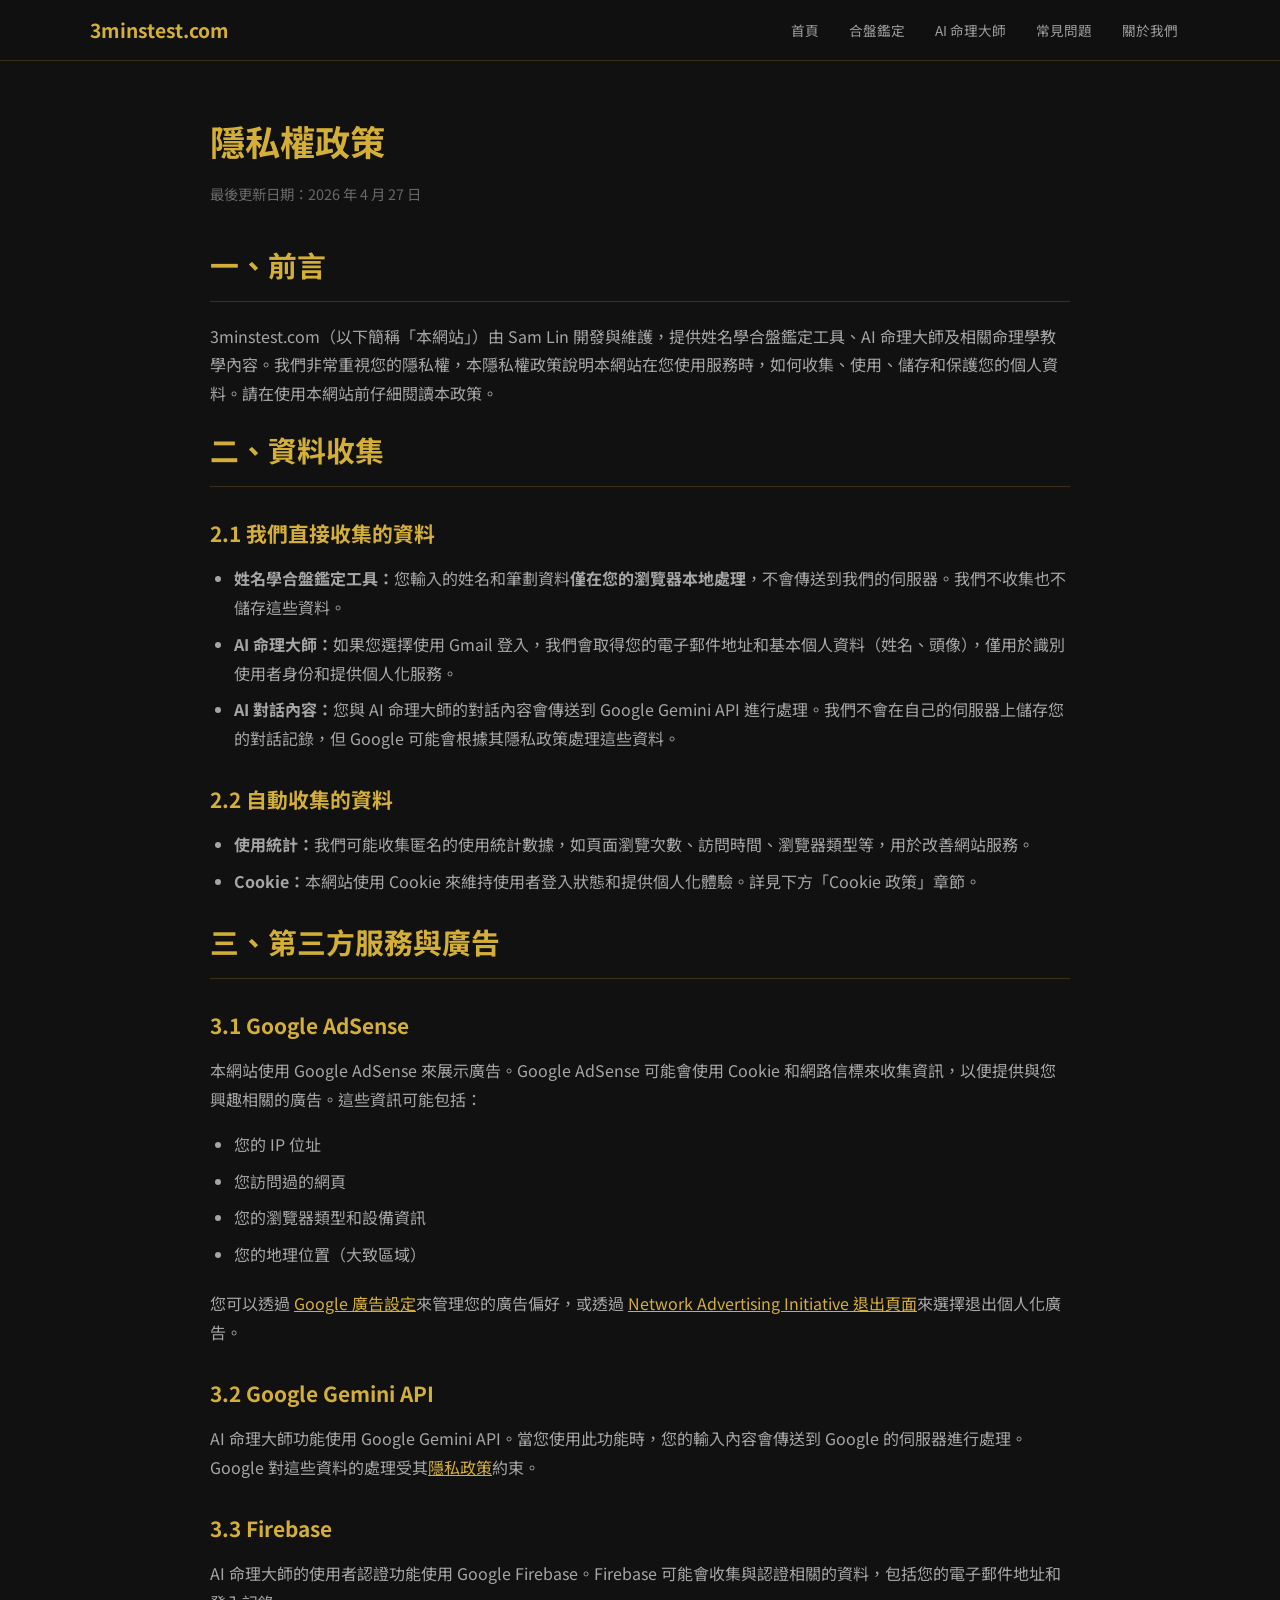
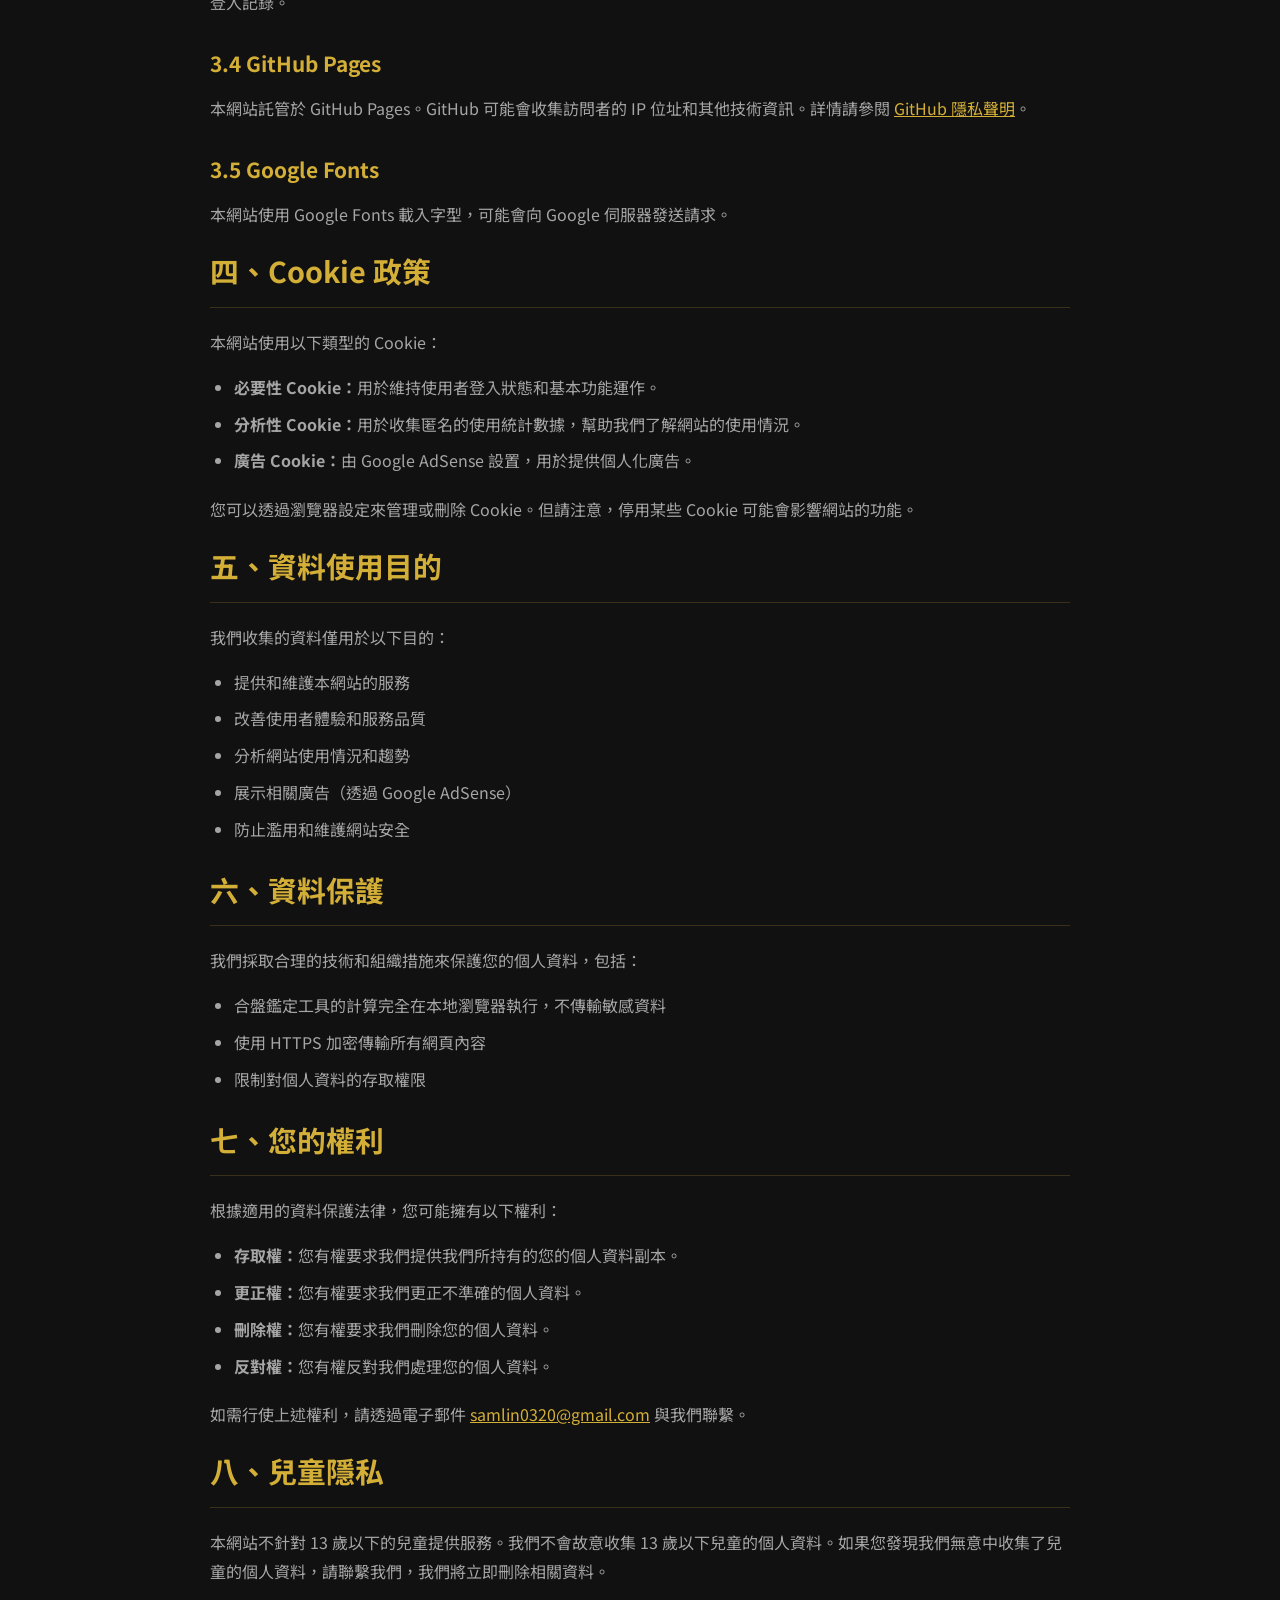
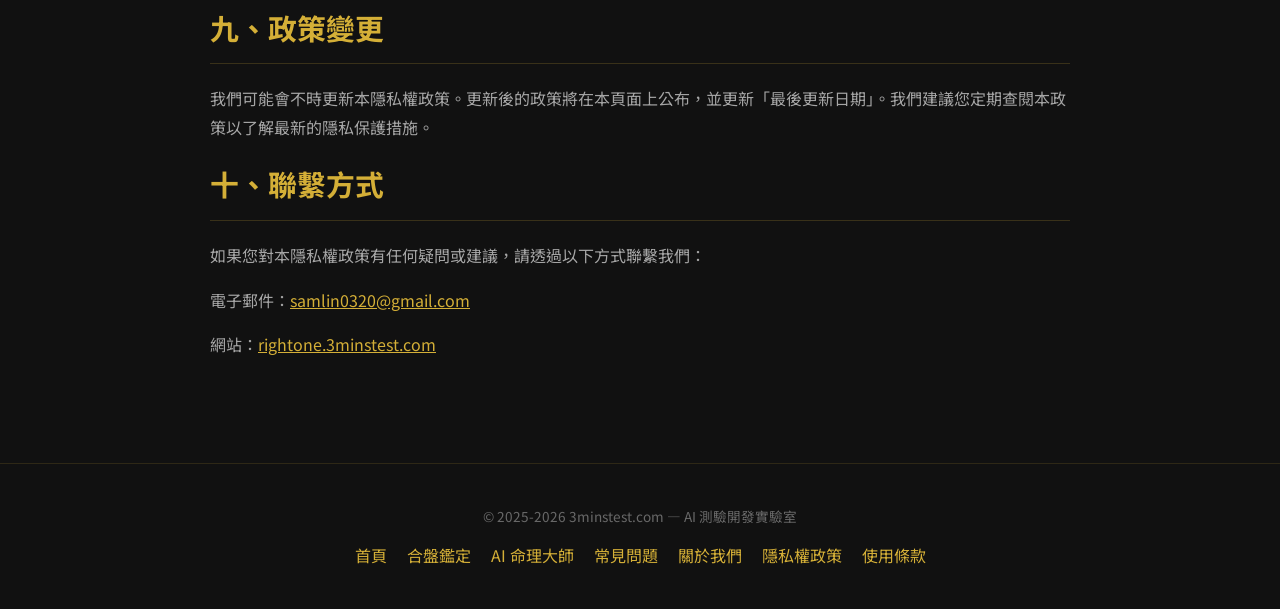
<file: privacy.html>
<!DOCTYPE html>
<html lang="zh-TW">
<head>
<meta charset="UTF-8">
<meta name="viewport" content="width=device-width, initial-scale=1.0">
<title>隱私權政策 | 3minstest.com</title>
<meta name="description" content="3minstest.com 的隱私權政策，說明我們如何收集、使用和保護您的個人資料。">
<meta name="google-adsense-account" content="ca-pub-3078346009241198">
<script async src="https://pagead2.googlesyndication.com/pagead/js/adsbygoogle.js?client=ca-pub-3078346009241198" crossorigin="anonymous"></script>
<link rel="stylesheet" href="/style.css">
</head>
<body>

<nav class="site-nav">
  <div class="nav-inner">
    <a href="/" class="nav-brand">3minstest.com</a>
    <div class="nav-links">
      <a href="/">首頁</a>
      <a href="/v71.html">合盤鑑定</a>
      <a href="/fortune/">AI 命理大師</a>
      <a href="/faq.html">常見問題</a>
      <a href="/about.html">關於我們</a>
    </div>
  </div>
</nav>

<section class="content-section">
  <h1 style="font-size:2.2rem; color:#D4AF37; margin-bottom:8px;">隱私權政策</h1>
  <p style="color:rgba(192,192,192,0.5); font-size:0.9rem; margin-bottom:32px;">最後更新日期：2026 年 4 月 27 日</p>

  <h2>一、前言</h2>
  <p>3minstest.com（以下簡稱「本網站」）由 Sam Lin 開發與維護，提供姓名學合盤鑑定工具、AI 命理大師及相關命理學教學內容。我們非常重視您的隱私權，本隱私權政策說明本網站在您使用服務時，如何收集、使用、儲存和保護您的個人資料。請在使用本網站前仔細閱讀本政策。</p>

  <h2>二、資料收集</h2>
  <h3>2.1 我們直接收集的資料</h3>
  <ul>
    <li><strong>姓名學合盤鑑定工具：</strong>您輸入的姓名和筆劃資料<strong>僅在您的瀏覽器本地處理</strong>，不會傳送到我們的伺服器。我們不收集也不儲存這些資料。</li>
    <li><strong>AI 命理大師：</strong>如果您選擇使用 Gmail 登入，我們會取得您的電子郵件地址和基本個人資料（姓名、頭像），僅用於識別使用者身份和提供個人化服務。</li>
    <li><strong>AI 對話內容：</strong>您與 AI 命理大師的對話內容會傳送到 Google Gemini API 進行處理。我們不會在自己的伺服器上儲存您的對話記錄，但 Google 可能會根據其隱私政策處理這些資料。</li>
  </ul>

  <h3>2.2 自動收集的資料</h3>
  <ul>
    <li><strong>使用統計：</strong>我們可能收集匿名的使用統計數據，如頁面瀏覽次數、訪問時間、瀏覽器類型等，用於改善網站服務。</li>
    <li><strong>Cookie：</strong>本網站使用 Cookie 來維持使用者登入狀態和提供個人化體驗。詳見下方「Cookie 政策」章節。</li>
  </ul>

  <h2>三、第三方服務與廣告</h2>
  <h3>3.1 Google AdSense</h3>
  <p>本網站使用 Google AdSense 來展示廣告。Google AdSense 可能會使用 Cookie 和網路信標來收集資訊，以便提供與您興趣相關的廣告。這些資訊可能包括：</p>
  <ul>
    <li>您的 IP 位址</li>
    <li>您訪問過的網頁</li>
    <li>您的瀏覽器類型和設備資訊</li>
    <li>您的地理位置（大致區域）</li>
  </ul>
  <p>您可以透過 <a href="https://www.google.com/settings/ads" target="_blank" rel="noopener">Google 廣告設定</a>來管理您的廣告偏好，或透過 <a href="https://optout.networkadvertising.org/" target="_blank" rel="noopener">Network Advertising Initiative 退出頁面</a>來選擇退出個人化廣告。</p>

  <h3>3.2 Google Gemini API</h3>
  <p>AI 命理大師功能使用 Google Gemini API。當您使用此功能時，您的輸入內容會傳送到 Google 的伺服器進行處理。Google 對這些資料的處理受其<a href="https://policies.google.com/privacy" target="_blank" rel="noopener">隱私政策</a>約束。</p>

  <h3>3.3 Firebase</h3>
  <p>AI 命理大師的使用者認證功能使用 Google Firebase。Firebase 可能會收集與認證相關的資料，包括您的電子郵件地址和登入記錄。</p>

  <h3>3.4 GitHub Pages</h3>
  <p>本網站託管於 GitHub Pages。GitHub 可能會收集訪問者的 IP 位址和其他技術資訊。詳情請參閱 <a href="https://docs.github.com/en/site-policy/privacy-policies/github-general-privacy-statement" target="_blank" rel="noopener">GitHub 隱私聲明</a>。</p>

  <h3>3.5 Google Fonts</h3>
  <p>本網站使用 Google Fonts 載入字型，可能會向 Google 伺服器發送請求。</p>

  <h2>四、Cookie 政策</h2>
  <p>本網站使用以下類型的 Cookie：</p>
  <ul>
    <li><strong>必要性 Cookie：</strong>用於維持使用者登入狀態和基本功能運作。</li>
    <li><strong>分析性 Cookie：</strong>用於收集匿名的使用統計數據，幫助我們了解網站的使用情況。</li>
    <li><strong>廣告 Cookie：</strong>由 Google AdSense 設置，用於提供個人化廣告。</li>
  </ul>
  <p>您可以透過瀏覽器設定來管理或刪除 Cookie。但請注意，停用某些 Cookie 可能會影響網站的功能。</p>

  <h2>五、資料使用目的</h2>
  <p>我們收集的資料僅用於以下目的：</p>
  <ul>
    <li>提供和維護本網站的服務</li>
    <li>改善使用者體驗和服務品質</li>
    <li>分析網站使用情況和趨勢</li>
    <li>展示相關廣告（透過 Google AdSense）</li>
    <li>防止濫用和維護網站安全</li>
  </ul>

  <h2>六、資料保護</h2>
  <p>我們採取合理的技術和組織措施來保護您的個人資料，包括：</p>
  <ul>
    <li>合盤鑑定工具的計算完全在本地瀏覽器執行，不傳輸敏感資料</li>
    <li>使用 HTTPS 加密傳輸所有網頁內容</li>
    <li>限制對個人資料的存取權限</li>
  </ul>

  <h2>七、您的權利</h2>
  <p>根據適用的資料保護法律，您可能擁有以下權利：</p>
  <ul>
    <li><strong>存取權：</strong>您有權要求我們提供我們所持有的您的個人資料副本。</li>
    <li><strong>更正權：</strong>您有權要求我們更正不準確的個人資料。</li>
    <li><strong>刪除權：</strong>您有權要求我們刪除您的個人資料。</li>
    <li><strong>反對權：</strong>您有權反對我們處理您的個人資料。</li>
  </ul>
  <p>如需行使上述權利，請透過電子郵件 <a href="mailto:samlin0320@gmail.com">samlin0320@gmail.com</a> 與我們聯繫。</p>

  <h2>八、兒童隱私</h2>
  <p>本網站不針對 13 歲以下的兒童提供服務。我們不會故意收集 13 歲以下兒童的個人資料。如果您發現我們無意中收集了兒童的個人資料，請聯繫我們，我們將立即刪除相關資料。</p>

  <h2>九、政策變更</h2>
  <p>我們可能會不時更新本隱私權政策。更新後的政策將在本頁面上公布，並更新「最後更新日期」。我們建議您定期查閱本政策以了解最新的隱私保護措施。</p>

  <h2>十、聯繫方式</h2>
  <p>如果您對本隱私權政策有任何疑問或建議，請透過以下方式聯繫我們：</p>
  <p>電子郵件：<a href="mailto:samlin0320@gmail.com">samlin0320@gmail.com</a></p>
  <p>網站：<a href="https://rightone.3minstest.com">rightone.3minstest.com</a></p>
</section>

<footer>
  <p>&copy; 2025-2026 3minstest.com — AI 測驗開發實驗室</p>
  <div class="footer-links">
    <a href="/">首頁</a>
    <a href="/v71.html">合盤鑑定</a>
    <a href="/fortune/">AI 命理大師</a>
    <a href="/faq.html">常見問題</a>
    <a href="/about.html">關於我們</a>
    <a href="/privacy.html">隱私權政策</a>
    <a href="/terms.html">使用條款</a>
  </div>
</footer>

</body>
</html>
</file>
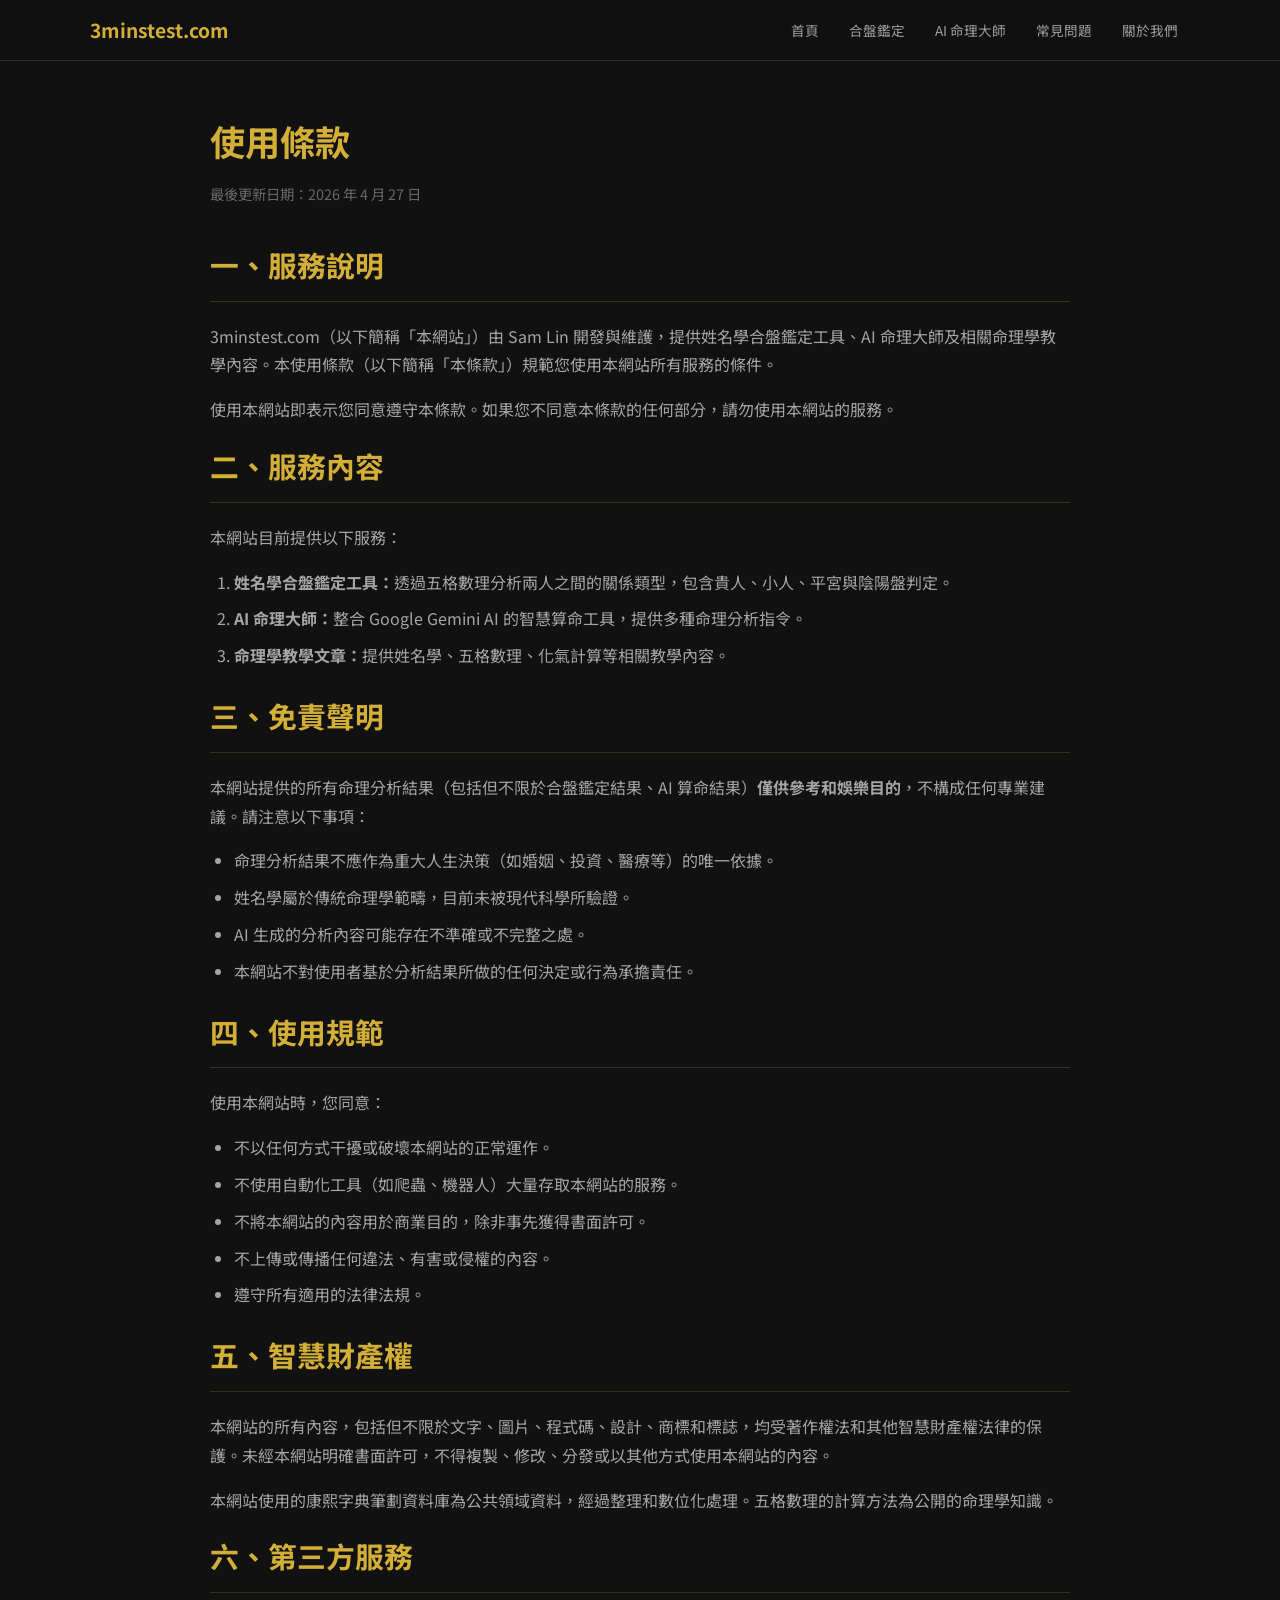
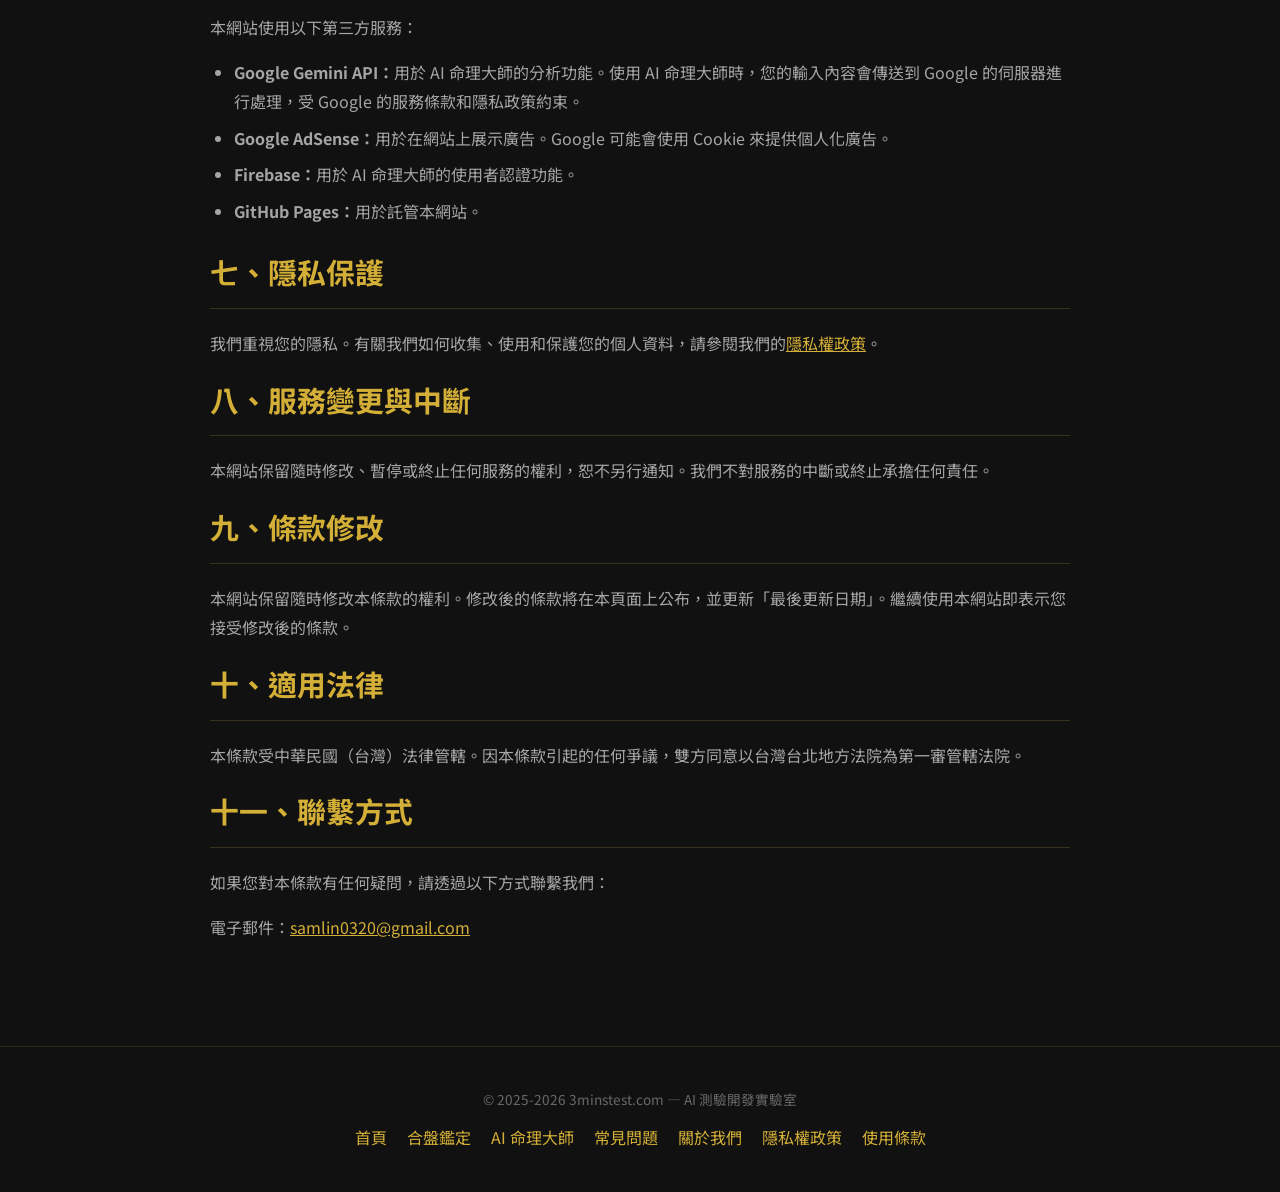
<file: terms.html>
<!DOCTYPE html>
<html lang="zh-TW">
<head>
<meta charset="UTF-8">
<meta name="viewport" content="width=device-width, initial-scale=1.0">
<title>使用條款 | 3minstest.com</title>
<meta name="description" content="3minstest.com 的使用條款與服務條件，包含服務說明、使用規範、免責聲明等。">
<meta name="google-adsense-account" content="ca-pub-3078346009241198">
<script async src="https://pagead2.googlesyndication.com/pagead/js/adsbygoogle.js?client=ca-pub-3078346009241198" crossorigin="anonymous"></script>
<link rel="stylesheet" href="/style.css">
</head>
<body>

<nav class="site-nav">
  <div class="nav-inner">
    <a href="/" class="nav-brand">3minstest.com</a>
    <div class="nav-links">
      <a href="/">首頁</a>
      <a href="/v71.html">合盤鑑定</a>
      <a href="/fortune/">AI 命理大師</a>
      <a href="/faq.html">常見問題</a>
      <a href="/about.html">關於我們</a>
    </div>
  </div>
</nav>

<section class="content-section">
  <h1 style="font-size:2.2rem; color:#D4AF37; margin-bottom:8px;">使用條款</h1>
  <p style="color:rgba(192,192,192,0.5); font-size:0.9rem; margin-bottom:32px;">最後更新日期：2026 年 4 月 27 日</p>

  <h2>一、服務說明</h2>
  <p>3minstest.com（以下簡稱「本網站」）由 Sam Lin 開發與維護，提供姓名學合盤鑑定工具、AI 命理大師及相關命理學教學內容。本使用條款（以下簡稱「本條款」）規範您使用本網站所有服務的條件。</p>
  <p>使用本網站即表示您同意遵守本條款。如果您不同意本條款的任何部分，請勿使用本網站的服務。</p>

  <h2>二、服務內容</h2>
  <p>本網站目前提供以下服務：</p>
  <ol>
    <li><strong>姓名學合盤鑑定工具：</strong>透過五格數理分析兩人之間的關係類型，包含貴人、小人、平宮與陰陽盤判定。</li>
    <li><strong>AI 命理大師：</strong>整合 Google Gemini AI 的智慧算命工具，提供多種命理分析指令。</li>
    <li><strong>命理學教學文章：</strong>提供姓名學、五格數理、化氣計算等相關教學內容。</li>
  </ol>

  <h2>三、免責聲明</h2>
  <p>本網站提供的所有命理分析結果（包括但不限於合盤鑑定結果、AI 算命結果）<strong>僅供參考和娛樂目的</strong>，不構成任何專業建議。請注意以下事項：</p>
  <ul>
    <li>命理分析結果不應作為重大人生決策（如婚姻、投資、醫療等）的唯一依據。</li>
    <li>姓名學屬於傳統命理學範疇，目前未被現代科學所驗證。</li>
    <li>AI 生成的分析內容可能存在不準確或不完整之處。</li>
    <li>本網站不對使用者基於分析結果所做的任何決定或行為承擔責任。</li>
  </ul>

  <h2>四、使用規範</h2>
  <p>使用本網站時，您同意：</p>
  <ul>
    <li>不以任何方式干擾或破壞本網站的正常運作。</li>
    <li>不使用自動化工具（如爬蟲、機器人）大量存取本網站的服務。</li>
    <li>不將本網站的內容用於商業目的，除非事先獲得書面許可。</li>
    <li>不上傳或傳播任何違法、有害或侵權的內容。</li>
    <li>遵守所有適用的法律法規。</li>
  </ul>

  <h2>五、智慧財產權</h2>
  <p>本網站的所有內容，包括但不限於文字、圖片、程式碼、設計、商標和標誌，均受著作權法和其他智慧財產權法律的保護。未經本網站明確書面許可，不得複製、修改、分發或以其他方式使用本網站的內容。</p>
  <p>本網站使用的康熙字典筆劃資料庫為公共領域資料，經過整理和數位化處理。五格數理的計算方法為公開的命理學知識。</p>

  <h2>六、第三方服務</h2>
  <p>本網站使用以下第三方服務：</p>
  <ul>
    <li><strong>Google Gemini API：</strong>用於 AI 命理大師的分析功能。使用 AI 命理大師時，您的輸入內容會傳送到 Google 的伺服器進行處理，受 Google 的服務條款和隱私政策約束。</li>
    <li><strong>Google AdSense：</strong>用於在網站上展示廣告。Google 可能會使用 Cookie 來提供個人化廣告。</li>
    <li><strong>Firebase：</strong>用於 AI 命理大師的使用者認證功能。</li>
    <li><strong>GitHub Pages：</strong>用於託管本網站。</li>
  </ul>

  <h2>七、隱私保護</h2>
  <p>我們重視您的隱私。有關我們如何收集、使用和保護您的個人資料，請參閱我們的<a href="/privacy.html">隱私權政策</a>。</p>

  <h2>八、服務變更與中斷</h2>
  <p>本網站保留隨時修改、暫停或終止任何服務的權利，恕不另行通知。我們不對服務的中斷或終止承擔任何責任。</p>

  <h2>九、條款修改</h2>
  <p>本網站保留隨時修改本條款的權利。修改後的條款將在本頁面上公布，並更新「最後更新日期」。繼續使用本網站即表示您接受修改後的條款。</p>

  <h2>十、適用法律</h2>
  <p>本條款受中華民國（台灣）法律管轄。因本條款引起的任何爭議，雙方同意以台灣台北地方法院為第一審管轄法院。</p>

  <h2>十一、聯繫方式</h2>
  <p>如果您對本條款有任何疑問，請透過以下方式聯繫我們：</p>
  <p>電子郵件：<a href="mailto:samlin0320@gmail.com">samlin0320@gmail.com</a></p>
</section>

<footer>
  <p>&copy; 2025-2026 3minstest.com — AI 測驗開發實驗室</p>
  <div class="footer-links">
    <a href="/">首頁</a>
    <a href="/v71.html">合盤鑑定</a>
    <a href="/fortune/">AI 命理大師</a>
    <a href="/faq.html">常見問題</a>
    <a href="/about.html">關於我們</a>
    <a href="/privacy.html">隱私權政策</a>
    <a href="/terms.html">使用條款</a>
  </div>
</footer>

</body>
</html>
</file>
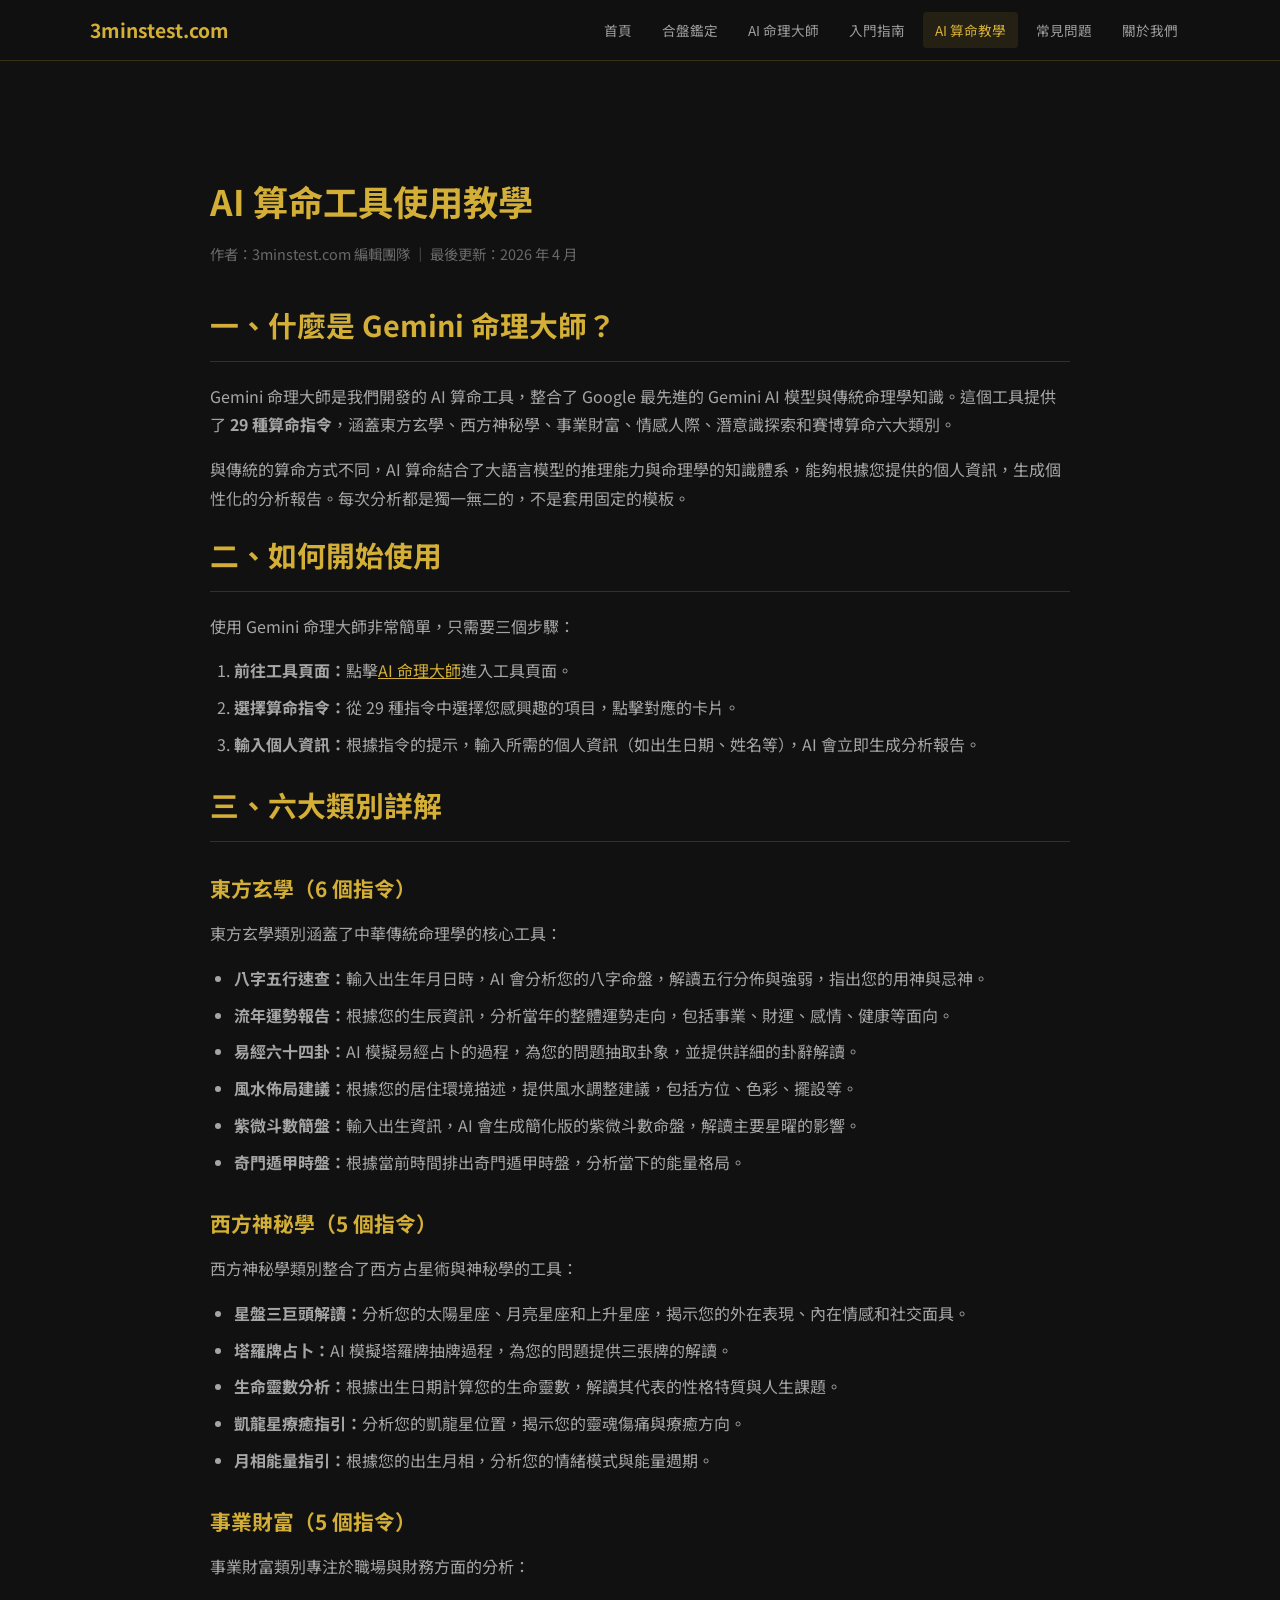
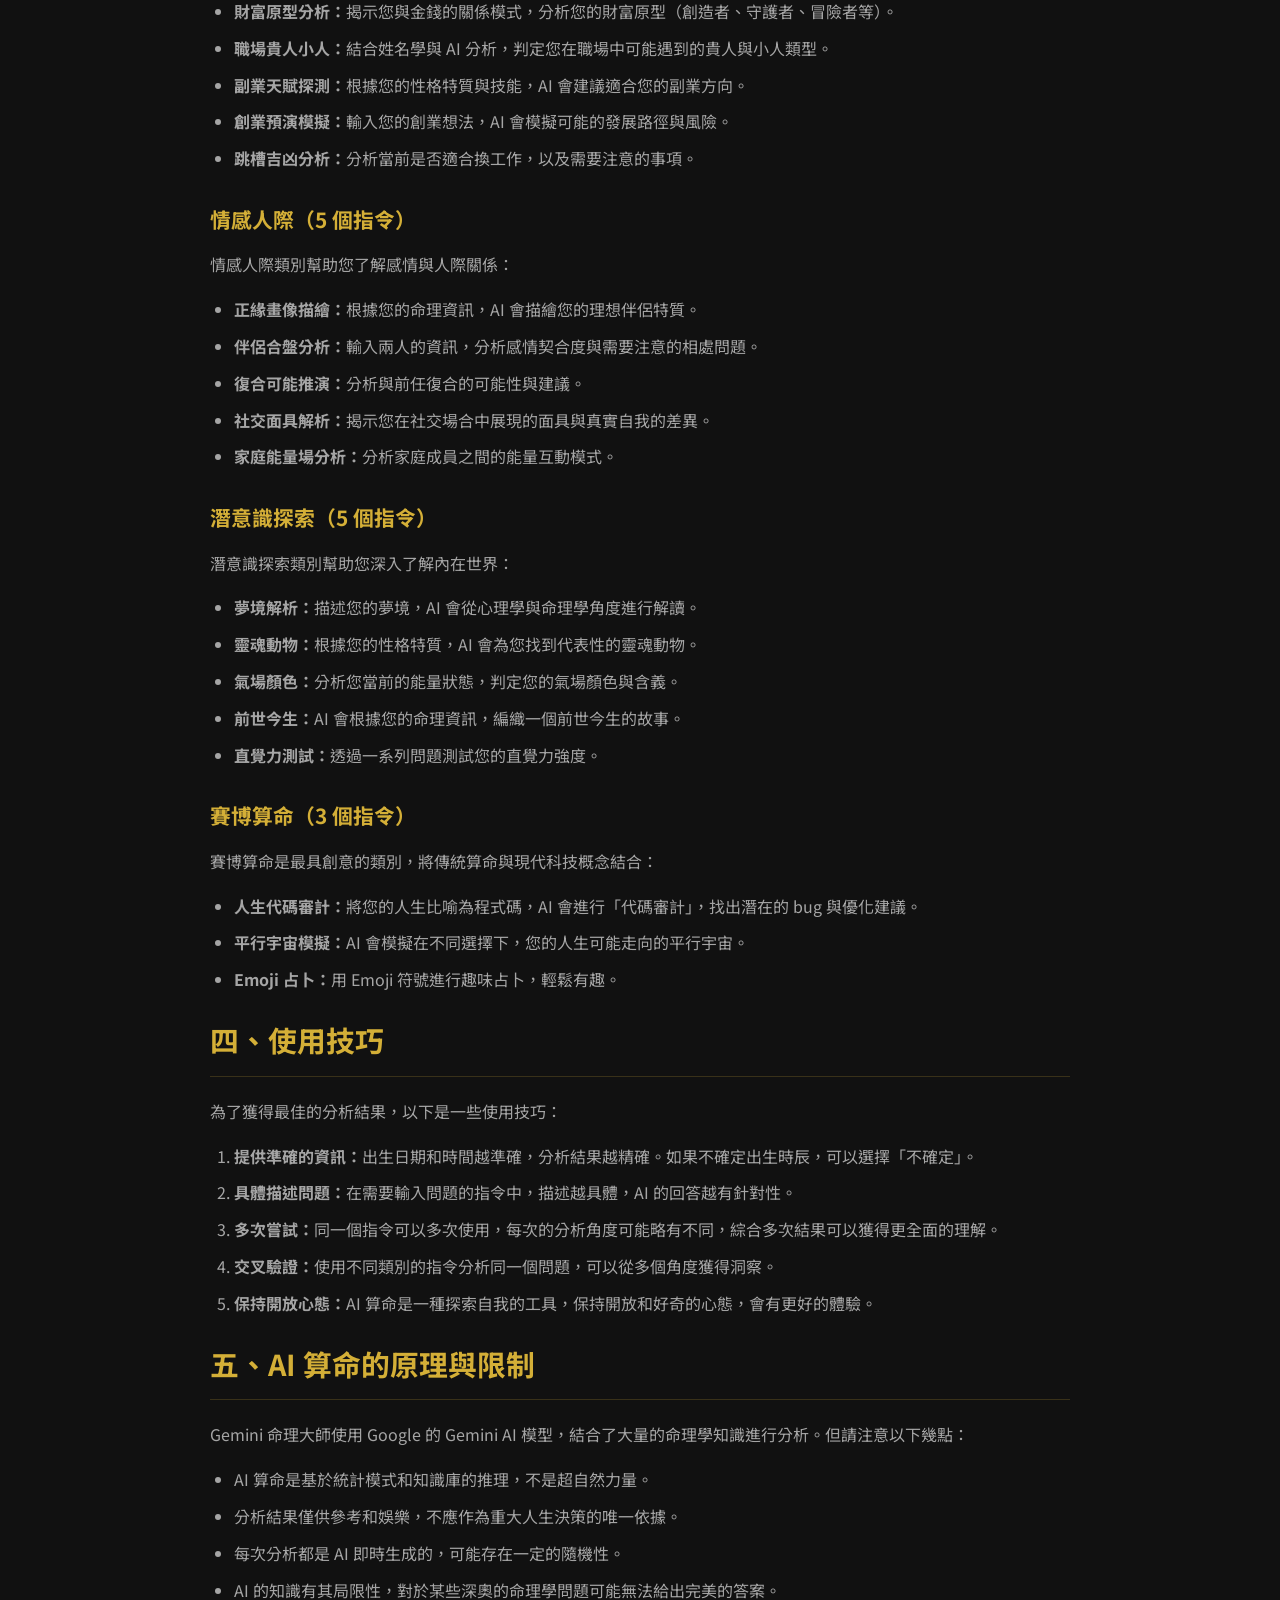
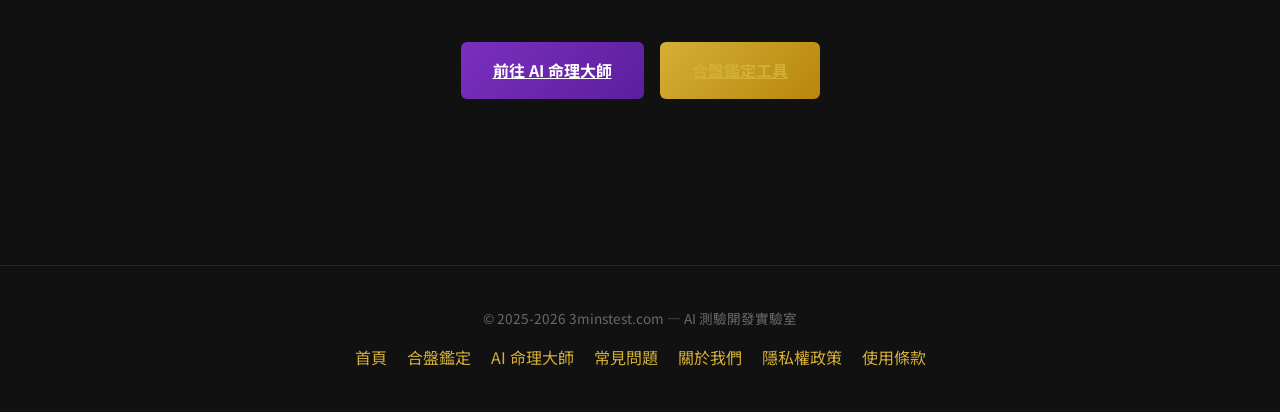
<file: articles/ai-fortune.html>
<!DOCTYPE html>
<html lang="zh-TW">
<head>
<meta charset="UTF-8">
<meta name="viewport" content="width=device-width, initial-scale=1.0">
<title>AI 算命工具使用教學：Gemini 命理大師完整指南 | 3minstest.com</title>
<meta name="description" content="學習如何使用 Gemini AI 命理大師進行八字五行、星盤分析、塔羅占卜等 29 種算命指令，完整操作教學與使用技巧。">
<meta name="keywords" content="AI算命,Gemini,命理大師,八字五行,星盤分析,塔羅占卜,使用教學">
<meta name="google-adsense-account" content="ca-pub-3078346009241198">
<script async src="https://pagead2.googlesyndication.com/pagead/js/adsbygoogle.js?client=ca-pub-3078346009241198" crossorigin="anonymous"></script>
<link rel="stylesheet" href="/style.css">
</head>
<body>

<nav class="site-nav">
  <div class="nav-inner">
    <a href="/" class="nav-brand">3minstest.com</a>
    <div class="nav-links">
      <a href="/">首頁</a>
      <a href="/v71.html">合盤鑑定</a>
      <a href="/fortune/">AI 命理大師</a>
      <a href="/articles/guide-intro.html">入門指南</a>
      <a href="/articles/ai-fortune.html" class="active">AI 算命教學</a>
      <a href="/faq.html">常見問題</a>
      <a href="/about.html">關於我們</a>
    </div>
  </div>
</nav>

<div class="ad-slot">
  <ins class="adsbygoogle" style="display:block" data-ad-client="ca-pub-3078346009241198" data-ad-slot="auto" data-ad-format="auto" data-full-width-responsive="true"></ins>
  <script>(adsbygoogle = window.adsbygoogle || []).push({});</script>
</div>

<section class="content-section">
  <h1 style="font-size:2.2rem; color:#D4AF37; margin-bottom:8px;">AI 算命工具使用教學</h1>
  <p style="color:rgba(192,192,192,0.5); font-size:0.9rem; margin-bottom:32px;">作者：3minstest.com 編輯團隊 ｜ 最後更新：2026 年 4 月</p>

  <h2>一、什麼是 Gemini 命理大師？</h2>
  <p>Gemini 命理大師是我們開發的 AI 算命工具，整合了 Google 最先進的 Gemini AI 模型與傳統命理學知識。這個工具提供了 <strong>29 種算命指令</strong>，涵蓋東方玄學、西方神秘學、事業財富、情感人際、潛意識探索和賽博算命六大類別。</p>
  <p>與傳統的算命方式不同，AI 算命結合了大語言模型的推理能力與命理學的知識體系，能夠根據您提供的個人資訊，生成個性化的分析報告。每次分析都是獨一無二的，不是套用固定的模板。</p>

  <h2>二、如何開始使用</h2>
  <p>使用 Gemini 命理大師非常簡單，只需要三個步驟：</p>
  <ol>
    <li><strong>前往工具頁面：</strong>點擊<a href="/fortune/">AI 命理大師</a>進入工具頁面。</li>
    <li><strong>選擇算命指令：</strong>從 29 種指令中選擇您感興趣的項目，點擊對應的卡片。</li>
    <li><strong>輸入個人資訊：</strong>根據指令的提示，輸入所需的個人資訊（如出生日期、姓名等），AI 會立即生成分析報告。</li>
  </ol>

  <h2>三、六大類別詳解</h2>

  <h3>東方玄學（6 個指令）</h3>
  <p>東方玄學類別涵蓋了中華傳統命理學的核心工具：</p>
  <ul>
    <li><strong>八字五行速查：</strong>輸入出生年月日時，AI 會分析您的八字命盤，解讀五行分佈與強弱，指出您的用神與忌神。</li>
    <li><strong>流年運勢報告：</strong>根據您的生辰資訊，分析當年的整體運勢走向，包括事業、財運、感情、健康等面向。</li>
    <li><strong>易經六十四卦：</strong>AI 模擬易經占卜的過程，為您的問題抽取卦象，並提供詳細的卦辭解讀。</li>
    <li><strong>風水佈局建議：</strong>根據您的居住環境描述，提供風水調整建議，包括方位、色彩、擺設等。</li>
    <li><strong>紫微斗數簡盤：</strong>輸入出生資訊，AI 會生成簡化版的紫微斗數命盤，解讀主要星曜的影響。</li>
    <li><strong>奇門遁甲時盤：</strong>根據當前時間排出奇門遁甲時盤，分析當下的能量格局。</li>
  </ul>

  <h3>西方神秘學（5 個指令）</h3>
  <p>西方神秘學類別整合了西方占星術與神秘學的工具：</p>
  <ul>
    <li><strong>星盤三巨頭解讀：</strong>分析您的太陽星座、月亮星座和上升星座，揭示您的外在表現、內在情感和社交面具。</li>
    <li><strong>塔羅牌占卜：</strong>AI 模擬塔羅牌抽牌過程，為您的問題提供三張牌的解讀。</li>
    <li><strong>生命靈數分析：</strong>根據出生日期計算您的生命靈數，解讀其代表的性格特質與人生課題。</li>
    <li><strong>凱龍星療癒指引：</strong>分析您的凱龍星位置，揭示您的靈魂傷痛與療癒方向。</li>
    <li><strong>月相能量指引：</strong>根據您的出生月相，分析您的情緒模式與能量週期。</li>
  </ul>

  <h3>事業財富（5 個指令）</h3>
  <p>事業財富類別專注於職場與財務方面的分析：</p>
  <ul>
    <li><strong>財富原型分析：</strong>揭示您與金錢的關係模式，分析您的財富原型（創造者、守護者、冒險者等）。</li>
    <li><strong>職場貴人小人：</strong>結合姓名學與 AI 分析，判定您在職場中可能遇到的貴人與小人類型。</li>
    <li><strong>副業天賦探測：</strong>根據您的性格特質與技能，AI 會建議適合您的副業方向。</li>
    <li><strong>創業預演模擬：</strong>輸入您的創業想法，AI 會模擬可能的發展路徑與風險。</li>
    <li><strong>跳槽吉凶分析：</strong>分析當前是否適合換工作，以及需要注意的事項。</li>
  </ul>

  <h3>情感人際（5 個指令）</h3>
  <p>情感人際類別幫助您了解感情與人際關係：</p>
  <ul>
    <li><strong>正緣畫像描繪：</strong>根據您的命理資訊，AI 會描繪您的理想伴侶特質。</li>
    <li><strong>伴侶合盤分析：</strong>輸入兩人的資訊，分析感情契合度與需要注意的相處問題。</li>
    <li><strong>復合可能推演：</strong>分析與前任復合的可能性與建議。</li>
    <li><strong>社交面具解析：</strong>揭示您在社交場合中展現的面具與真實自我的差異。</li>
    <li><strong>家庭能量場分析：</strong>分析家庭成員之間的能量互動模式。</li>
  </ul>

  <h3>潛意識探索（5 個指令）</h3>
  <p>潛意識探索類別幫助您深入了解內在世界：</p>
  <ul>
    <li><strong>夢境解析：</strong>描述您的夢境，AI 會從心理學與命理學角度進行解讀。</li>
    <li><strong>靈魂動物：</strong>根據您的性格特質，AI 會為您找到代表性的靈魂動物。</li>
    <li><strong>氣場顏色：</strong>分析您當前的能量狀態，判定您的氣場顏色與含義。</li>
    <li><strong>前世今生：</strong>AI 會根據您的命理資訊，編織一個前世今生的故事。</li>
    <li><strong>直覺力測試：</strong>透過一系列問題測試您的直覺力強度。</li>
  </ul>

  <h3>賽博算命（3 個指令）</h3>
  <p>賽博算命是最具創意的類別，將傳統算命與現代科技概念結合：</p>
  <ul>
    <li><strong>人生代碼審計：</strong>將您的人生比喻為程式碼，AI 會進行「代碼審計」，找出潛在的 bug 與優化建議。</li>
    <li><strong>平行宇宙模擬：</strong>AI 會模擬在不同選擇下，您的人生可能走向的平行宇宙。</li>
    <li><strong>Emoji 占卜：</strong>用 Emoji 符號進行趣味占卜，輕鬆有趣。</li>
  </ul>

  <h2>四、使用技巧</h2>
  <p>為了獲得最佳的分析結果，以下是一些使用技巧：</p>
  <ol>
    <li><strong>提供準確的資訊：</strong>出生日期和時間越準確，分析結果越精確。如果不確定出生時辰，可以選擇「不確定」。</li>
    <li><strong>具體描述問題：</strong>在需要輸入問題的指令中，描述越具體，AI 的回答越有針對性。</li>
    <li><strong>多次嘗試：</strong>同一個指令可以多次使用，每次的分析角度可能略有不同，綜合多次結果可以獲得更全面的理解。</li>
    <li><strong>交叉驗證：</strong>使用不同類別的指令分析同一個問題，可以從多個角度獲得洞察。</li>
    <li><strong>保持開放心態：</strong>AI 算命是一種探索自我的工具，保持開放和好奇的心態，會有更好的體驗。</li>
  </ol>

  <h2>五、AI 算命的原理與限制</h2>
  <p>Gemini 命理大師使用 Google 的 Gemini AI 模型，結合了大量的命理學知識進行分析。但請注意以下幾點：</p>
  <ul>
    <li>AI 算命是基於統計模式和知識庫的推理，不是超自然力量。</li>
    <li>分析結果僅供參考和娛樂，不應作為重大人生決策的唯一依據。</li>
    <li>每次分析都是 AI 即時生成的，可能存在一定的隨機性。</li>
    <li>AI 的知識有其局限性，對於某些深奧的命理學問題可能無法給出完美的答案。</li>
  </ul>

  <p style="text-align:center; margin:32px 0;">
    <a href="/fortune/" class="cta-btn secondary">前往 AI 命理大師</a>
    <a href="/v71.html" class="cta-btn">合盤鑑定工具</a>
  </p>
</section>

<div class="ad-slot">
  <ins class="adsbygoogle" style="display:block" data-ad-client="ca-pub-3078346009241198" data-ad-slot="auto" data-ad-format="auto" data-full-width-responsive="true"></ins>
  <script>(adsbygoogle = window.adsbygoogle || []).push({});</script>
</div>

<footer>
  <p>&copy; 2025-2026 3minstest.com — AI 測驗開發實驗室</p>
  <div class="footer-links">
    <a href="/">首頁</a>
    <a href="/v71.html">合盤鑑定</a>
    <a href="/fortune/">AI 命理大師</a>
    <a href="/faq.html">常見問題</a>
    <a href="/about.html">關於我們</a>
    <a href="/privacy.html">隱私權政策</a>
    <a href="/terms.html">使用條款</a>
  </div>
</footer>

</body>
</html>
</file>
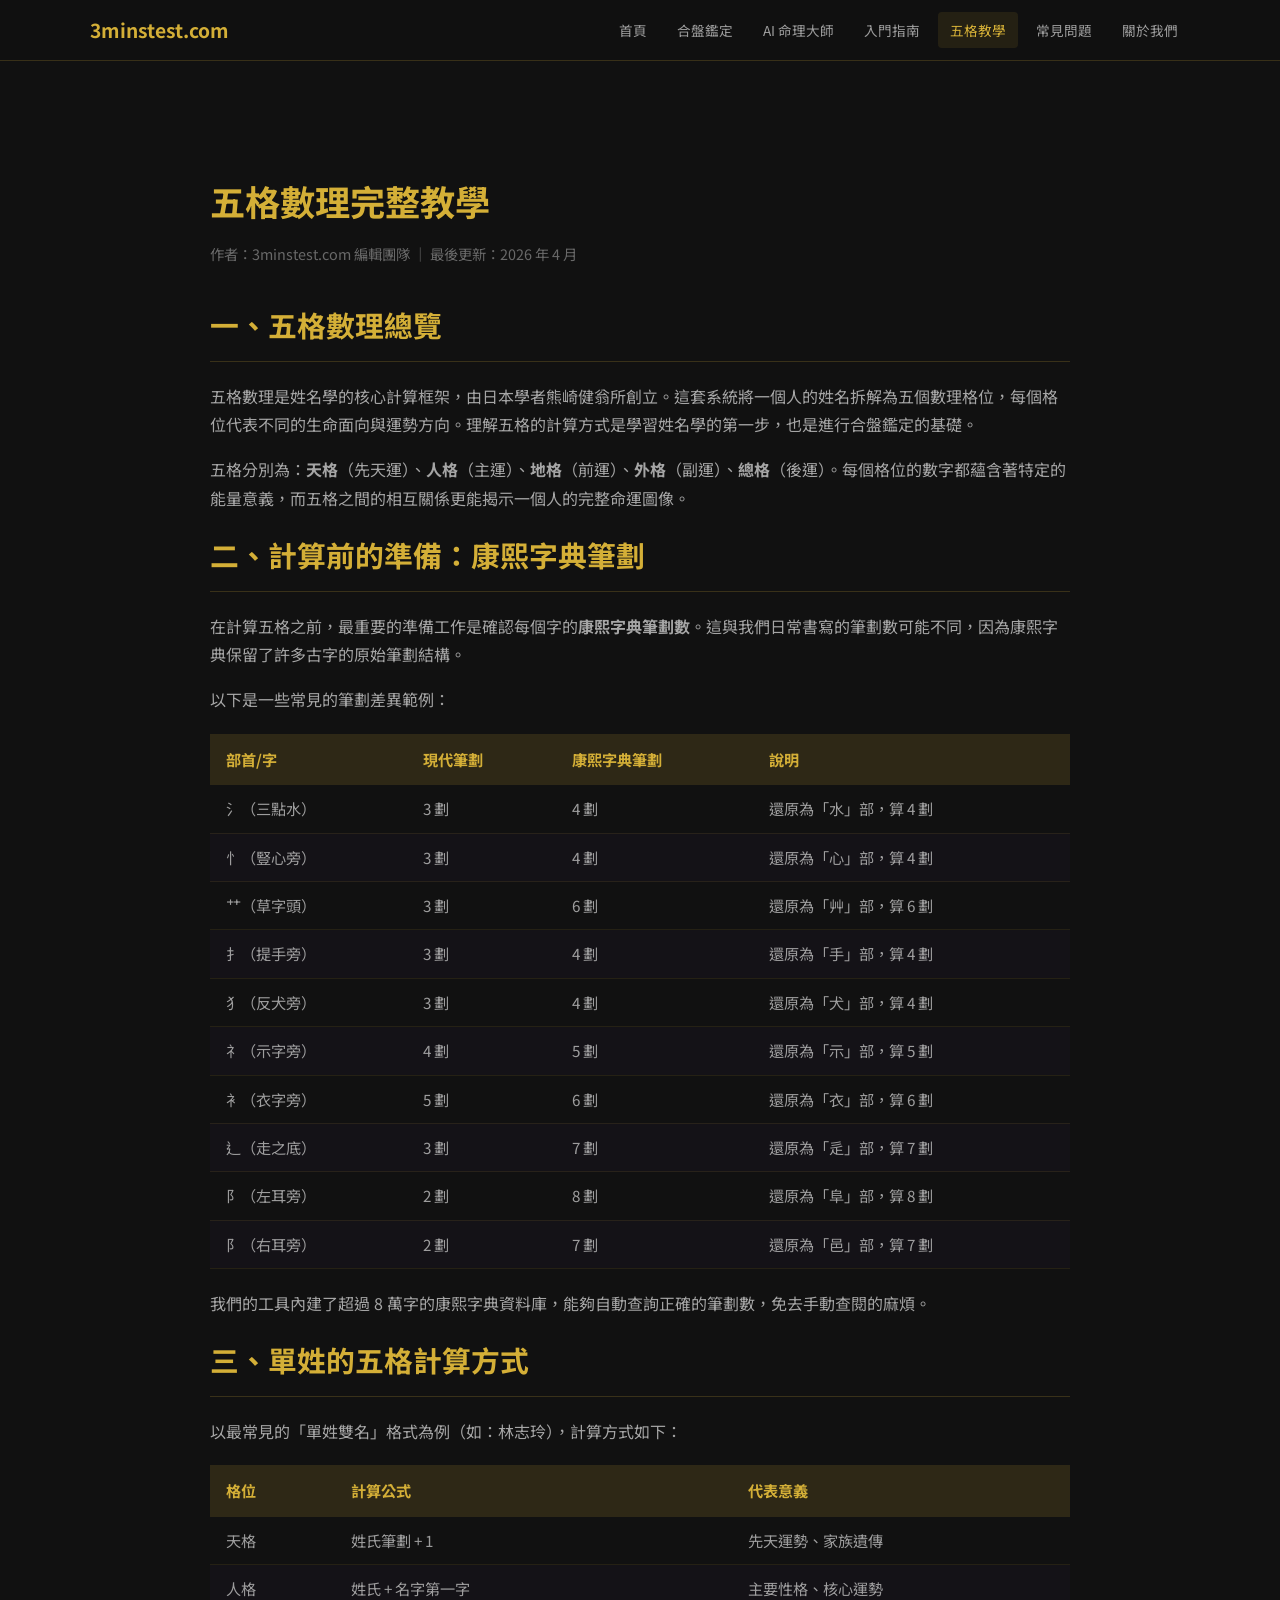
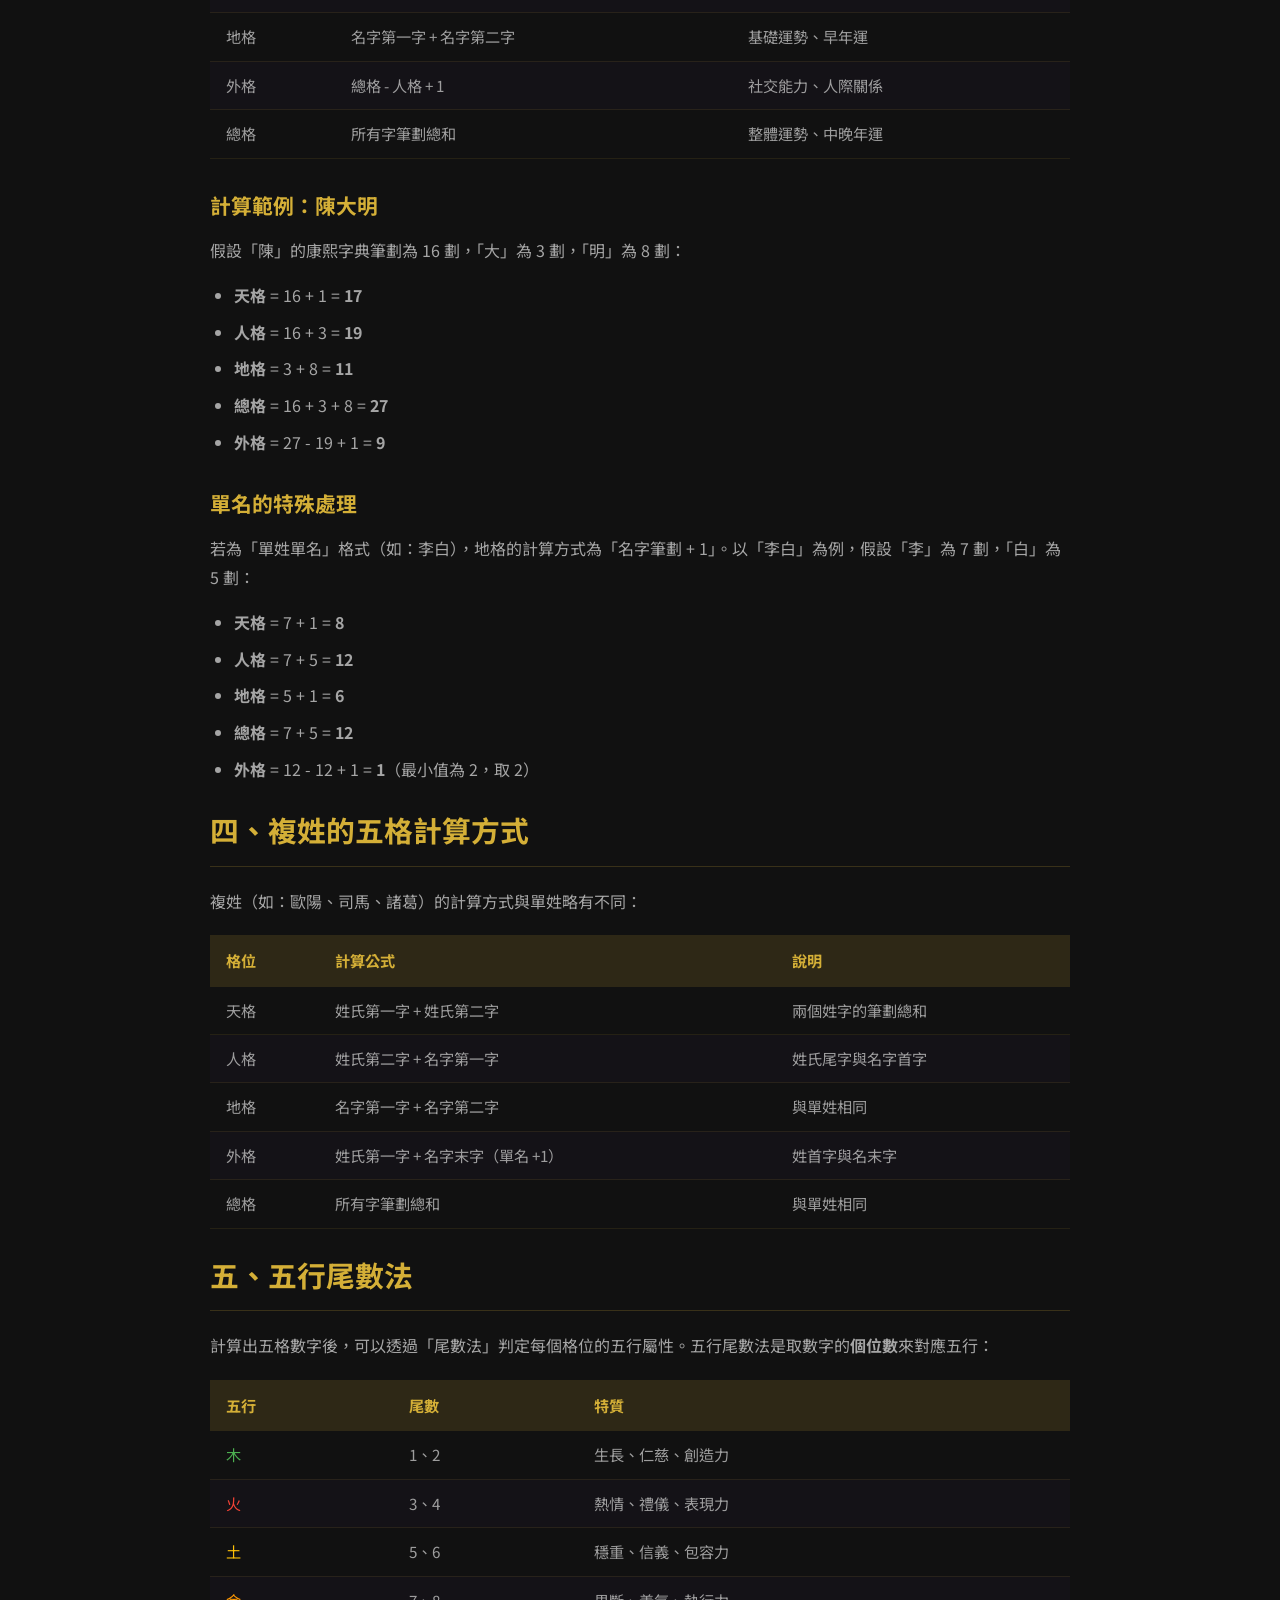
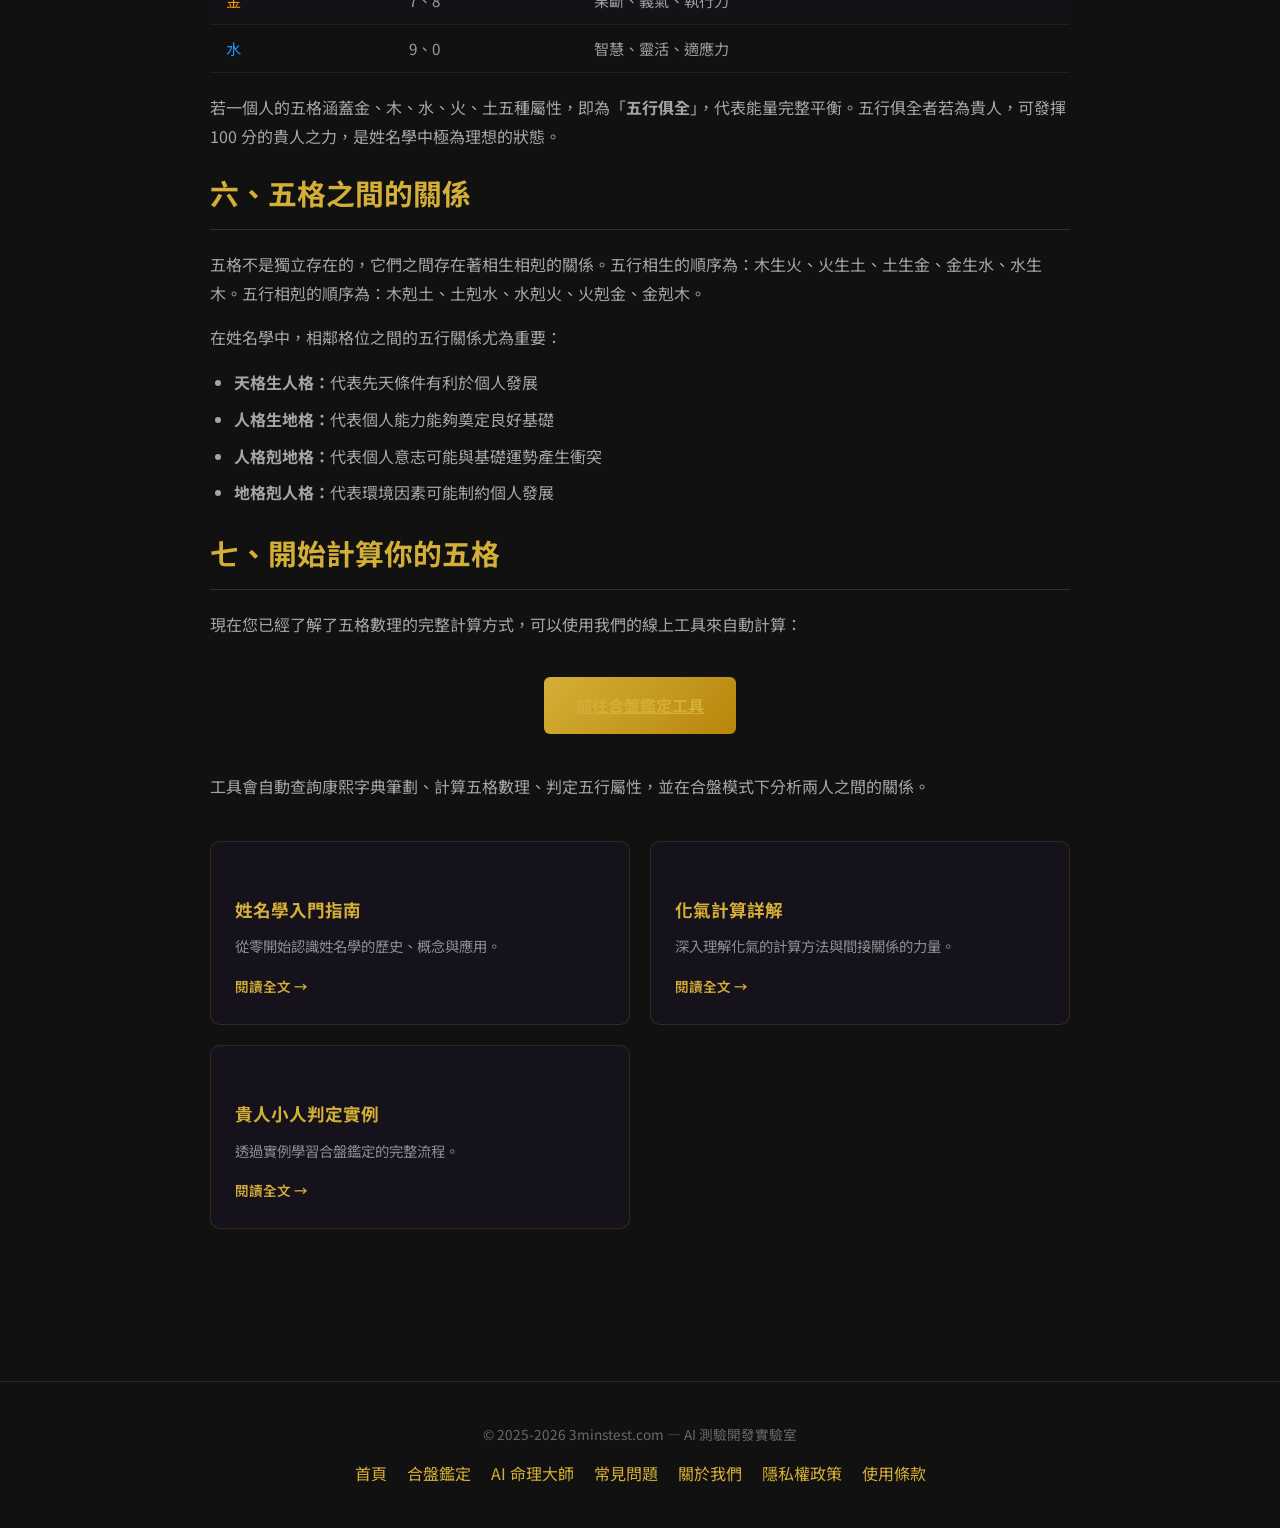
<file: articles/five-grid.html>
<!DOCTYPE html>
<html lang="zh-TW">
<head>
<meta charset="UTF-8">
<meta name="viewport" content="width=device-width, initial-scale=1.0">
<title>五格數理完整教學：天格、人格、地格、外格、總格計算方式 | 3minstest.com</title>
<meta name="description" content="詳細教學五格數理的計算方式，包含單姓複姓的差異、康熙字典筆劃查詢、五行對應與實際計算範例。">
<meta name="keywords" content="五格數理,天格,人格,地格,外格,總格,康熙字典,筆劃計算">
<meta name="google-adsense-account" content="ca-pub-3078346009241198">
<script async src="https://pagead2.googlesyndication.com/pagead/js/adsbygoogle.js?client=ca-pub-3078346009241198" crossorigin="anonymous"></script>
<link rel="stylesheet" href="/style.css">
</head>
<body>

<nav class="site-nav">
  <div class="nav-inner">
    <a href="/" class="nav-brand">3minstest.com</a>
    <div class="nav-links">
      <a href="/">首頁</a>
      <a href="/v71.html">合盤鑑定</a>
      <a href="/fortune/">AI 命理大師</a>
      <a href="/articles/guide-intro.html">入門指南</a>
      <a href="/articles/five-grid.html" class="active">五格教學</a>
      <a href="/faq.html">常見問題</a>
      <a href="/about.html">關於我們</a>
    </div>
  </div>
</nav>

<div class="ad-slot">
  <ins class="adsbygoogle" style="display:block" data-ad-client="ca-pub-3078346009241198" data-ad-slot="auto" data-ad-format="auto" data-full-width-responsive="true"></ins>
  <script>(adsbygoogle = window.adsbygoogle || []).push({});</script>
</div>

<section class="content-section">
  <h1 style="font-size:2.2rem; color:#D4AF37; margin-bottom:8px;">五格數理完整教學</h1>
  <p style="color:rgba(192,192,192,0.5); font-size:0.9rem; margin-bottom:32px;">作者：3minstest.com 編輯團隊 ｜ 最後更新：2026 年 4 月</p>

  <h2>一、五格數理總覽</h2>
  <p>五格數理是姓名學的核心計算框架，由日本學者熊崎健翁所創立。這套系統將一個人的姓名拆解為五個數理格位，每個格位代表不同的生命面向與運勢方向。理解五格的計算方式是學習姓名學的第一步，也是進行合盤鑑定的基礎。</p>
  <p>五格分別為：<strong>天格</strong>（先天運）、<strong>人格</strong>（主運）、<strong>地格</strong>（前運）、<strong>外格</strong>（副運）、<strong>總格</strong>（後運）。每個格位的數字都蘊含著特定的能量意義，而五格之間的相互關係更能揭示一個人的完整命運圖像。</p>

  <h2>二、計算前的準備：康熙字典筆劃</h2>
  <p>在計算五格之前，最重要的準備工作是確認每個字的<strong>康熙字典筆劃數</strong>。這與我們日常書寫的筆劃數可能不同，因為康熙字典保留了許多古字的原始筆劃結構。</p>
  <p>以下是一些常見的筆劃差異範例：</p>
  <table class="formula-table">
    <thead>
      <tr><th>部首/字</th><th>現代筆劃</th><th>康熙字典筆劃</th><th>說明</th></tr>
    </thead>
    <tbody>
      <tr><td>氵（三點水）</td><td>3 劃</td><td>4 劃</td><td>還原為「水」部，算 4 劃</td></tr>
      <tr><td>忄（豎心旁）</td><td>3 劃</td><td>4 劃</td><td>還原為「心」部，算 4 劃</td></tr>
      <tr><td>艹（草字頭）</td><td>3 劃</td><td>6 劃</td><td>還原為「艸」部，算 6 劃</td></tr>
      <tr><td>扌（提手旁）</td><td>3 劃</td><td>4 劃</td><td>還原為「手」部，算 4 劃</td></tr>
      <tr><td>犭（反犬旁）</td><td>3 劃</td><td>4 劃</td><td>還原為「犬」部，算 4 劃</td></tr>
      <tr><td>礻（示字旁）</td><td>4 劃</td><td>5 劃</td><td>還原為「示」部，算 5 劃</td></tr>
      <tr><td>衤（衣字旁）</td><td>5 劃</td><td>6 劃</td><td>還原為「衣」部，算 6 劃</td></tr>
      <tr><td>辶（走之底）</td><td>3 劃</td><td>7 劃</td><td>還原為「辵」部，算 7 劃</td></tr>
      <tr><td>阝（左耳旁）</td><td>2 劃</td><td>8 劃</td><td>還原為「阜」部，算 8 劃</td></tr>
      <tr><td>阝（右耳旁）</td><td>2 劃</td><td>7 劃</td><td>還原為「邑」部，算 7 劃</td></tr>
    </tbody>
  </table>
  <p>我們的工具內建了超過 8 萬字的康熙字典資料庫，能夠自動查詢正確的筆劃數，免去手動查閱的麻煩。</p>

  <h2>三、單姓的五格計算方式</h2>
  <p>以最常見的「單姓雙名」格式為例（如：林志玲），計算方式如下：</p>
  <table class="formula-table">
    <thead>
      <tr><th>格位</th><th>計算公式</th><th>代表意義</th></tr>
    </thead>
    <tbody>
      <tr><td>天格</td><td>姓氏筆劃 + 1</td><td>先天運勢、家族遺傳</td></tr>
      <tr><td>人格</td><td>姓氏 + 名字第一字</td><td>主要性格、核心運勢</td></tr>
      <tr><td>地格</td><td>名字第一字 + 名字第二字</td><td>基礎運勢、早年運</td></tr>
      <tr><td>外格</td><td>總格 - 人格 + 1</td><td>社交能力、人際關係</td></tr>
      <tr><td>總格</td><td>所有字筆劃總和</td><td>整體運勢、中晚年運</td></tr>
    </tbody>
  </table>

  <h3>計算範例：陳大明</h3>
  <p>假設「陳」的康熙字典筆劃為 16 劃，「大」為 3 劃，「明」為 8 劃：</p>
  <ul>
    <li><strong>天格</strong> = 16 + 1 = <strong>17</strong></li>
    <li><strong>人格</strong> = 16 + 3 = <strong>19</strong></li>
    <li><strong>地格</strong> = 3 + 8 = <strong>11</strong></li>
    <li><strong>總格</strong> = 16 + 3 + 8 = <strong>27</strong></li>
    <li><strong>外格</strong> = 27 - 19 + 1 = <strong>9</strong></li>
  </ul>

  <h3>單名的特殊處理</h3>
  <p>若為「單姓單名」格式（如：李白），地格的計算方式為「名字筆劃 + 1」。以「李白」為例，假設「李」為 7 劃，「白」為 5 劃：</p>
  <ul>
    <li><strong>天格</strong> = 7 + 1 = <strong>8</strong></li>
    <li><strong>人格</strong> = 7 + 5 = <strong>12</strong></li>
    <li><strong>地格</strong> = 5 + 1 = <strong>6</strong></li>
    <li><strong>總格</strong> = 7 + 5 = <strong>12</strong></li>
    <li><strong>外格</strong> = 12 - 12 + 1 = <strong>1</strong>（最小值為 2，取 2）</li>
  </ul>

  <h2>四、複姓的五格計算方式</h2>
  <p>複姓（如：歐陽、司馬、諸葛）的計算方式與單姓略有不同：</p>
  <table class="formula-table">
    <thead>
      <tr><th>格位</th><th>計算公式</th><th>說明</th></tr>
    </thead>
    <tbody>
      <tr><td>天格</td><td>姓氏第一字 + 姓氏第二字</td><td>兩個姓字的筆劃總和</td></tr>
      <tr><td>人格</td><td>姓氏第二字 + 名字第一字</td><td>姓氏尾字與名字首字</td></tr>
      <tr><td>地格</td><td>名字第一字 + 名字第二字</td><td>與單姓相同</td></tr>
      <tr><td>外格</td><td>姓氏第一字 + 名字末字（單名 +1）</td><td>姓首字與名末字</td></tr>
      <tr><td>總格</td><td>所有字筆劃總和</td><td>與單姓相同</td></tr>
    </tbody>
  </table>

  <h2>五、五行尾數法</h2>
  <p>計算出五格數字後，可以透過「尾數法」判定每個格位的五行屬性。五行尾數法是取數字的<strong>個位數</strong>來對應五行：</p>
  <table class="formula-table">
    <thead>
      <tr><th>五行</th><th>尾數</th><th>特質</th></tr>
    </thead>
    <tbody>
      <tr><td style="color:#4CAF50;">木</td><td>1、2</td><td>生長、仁慈、創造力</td></tr>
      <tr><td style="color:#F44336;">火</td><td>3、4</td><td>熱情、禮儀、表現力</td></tr>
      <tr><td style="color:#FFC107;">土</td><td>5、6</td><td>穩重、信義、包容力</td></tr>
      <tr><td style="color:#FF9800;">金</td><td>7、8</td><td>果斷、義氣、執行力</td></tr>
      <tr><td style="color:#2196F3;">水</td><td>9、0</td><td>智慧、靈活、適應力</td></tr>
    </tbody>
  </table>
  <p>若一個人的五格涵蓋金、木、水、火、土五種屬性，即為「<strong>五行俱全</strong>」，代表能量完整平衡。五行俱全者若為貴人，可發揮 100 分的貴人之力，是姓名學中極為理想的狀態。</p>

  <h2>六、五格之間的關係</h2>
  <p>五格不是獨立存在的，它們之間存在著相生相剋的關係。五行相生的順序為：木生火、火生土、土生金、金生水、水生木。五行相剋的順序為：木剋土、土剋水、水剋火、火剋金、金剋木。</p>
  <p>在姓名學中，相鄰格位之間的五行關係尤為重要：</p>
  <ul>
    <li><strong>天格生人格：</strong>代表先天條件有利於個人發展</li>
    <li><strong>人格生地格：</strong>代表個人能力能夠奠定良好基礎</li>
    <li><strong>人格剋地格：</strong>代表個人意志可能與基礎運勢產生衝突</li>
    <li><strong>地格剋人格：</strong>代表環境因素可能制約個人發展</li>
  </ul>

  <h2>七、開始計算你的五格</h2>
  <p>現在您已經了解了五格數理的完整計算方式，可以使用我們的線上工具來自動計算：</p>
  <p style="text-align:center; margin:32px 0;">
    <a href="/v71.html" class="cta-btn">前往合盤鑑定工具</a>
  </p>
  <p>工具會自動查詢康熙字典筆劃、計算五格數理、判定五行屬性，並在合盤模式下分析兩人之間的關係。</p>

  <div class="article-grid" style="margin-top:40px;">
    <div class="article-card">
      <h3>姓名學入門指南</h3>
      <p>從零開始認識姓名學的歷史、概念與應用。</p>
      <a href="/articles/guide-intro.html" class="read-more">閱讀全文 →</a>
    </div>
    <div class="article-card">
      <h3>化氣計算詳解</h3>
      <p>深入理解化氣的計算方法與間接關係的力量。</p>
      <a href="/articles/huaqi-guide.html" class="read-more">閱讀全文 →</a>
    </div>
    <div class="article-card">
      <h3>貴人小人判定實例</h3>
      <p>透過實例學習合盤鑑定的完整流程。</p>
      <a href="/articles/noble-villain.html" class="read-more">閱讀全文 →</a>
    </div>
  </div>
</section>

<div class="ad-slot">
  <ins class="adsbygoogle" style="display:block" data-ad-client="ca-pub-3078346009241198" data-ad-slot="auto" data-ad-format="auto" data-full-width-responsive="true"></ins>
  <script>(adsbygoogle = window.adsbygoogle || []).push({});</script>
</div>

<footer>
  <p>&copy; 2025-2026 3minstest.com — AI 測驗開發實驗室</p>
  <div class="footer-links">
    <a href="/">首頁</a>
    <a href="/v71.html">合盤鑑定</a>
    <a href="/fortune/">AI 命理大師</a>
    <a href="/faq.html">常見問題</a>
    <a href="/about.html">關於我們</a>
    <a href="/privacy.html">隱私權政策</a>
    <a href="/terms.html">使用條款</a>
  </div>
</footer>

</body>
</html>
</file>
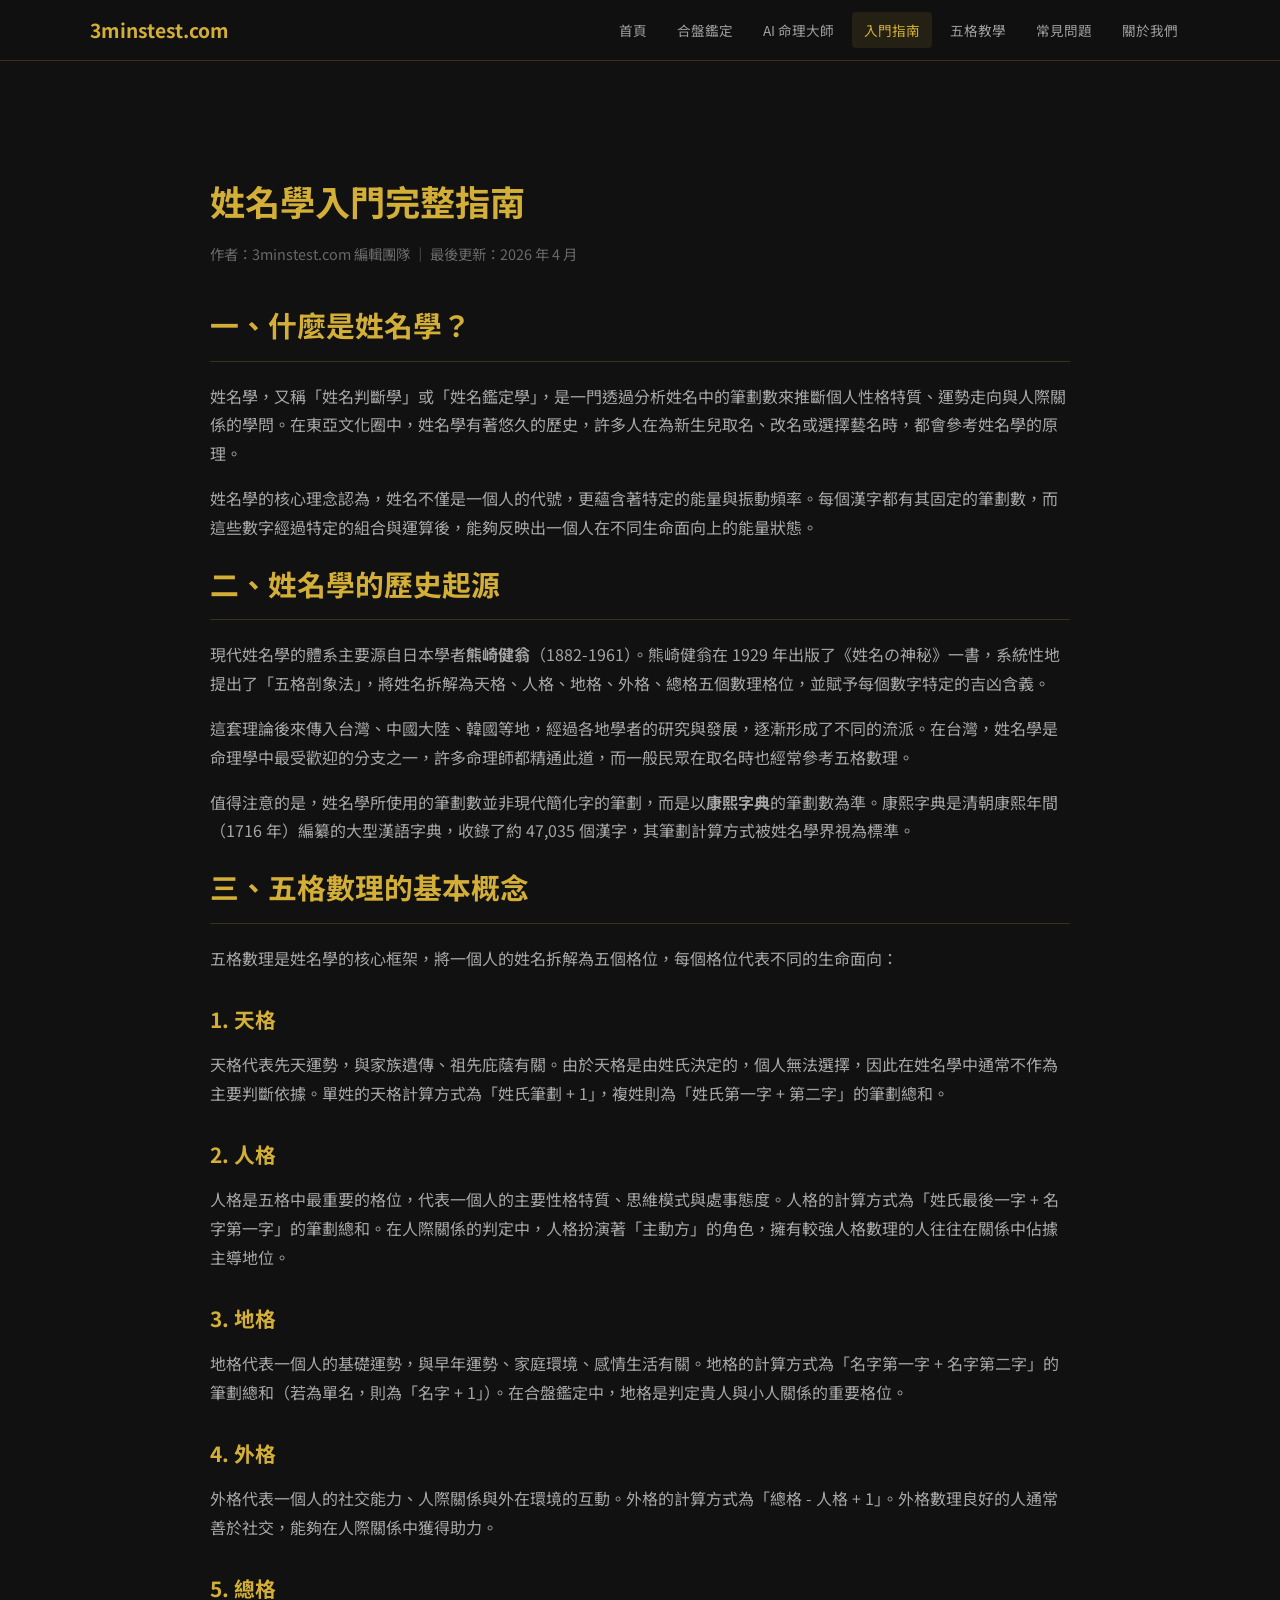
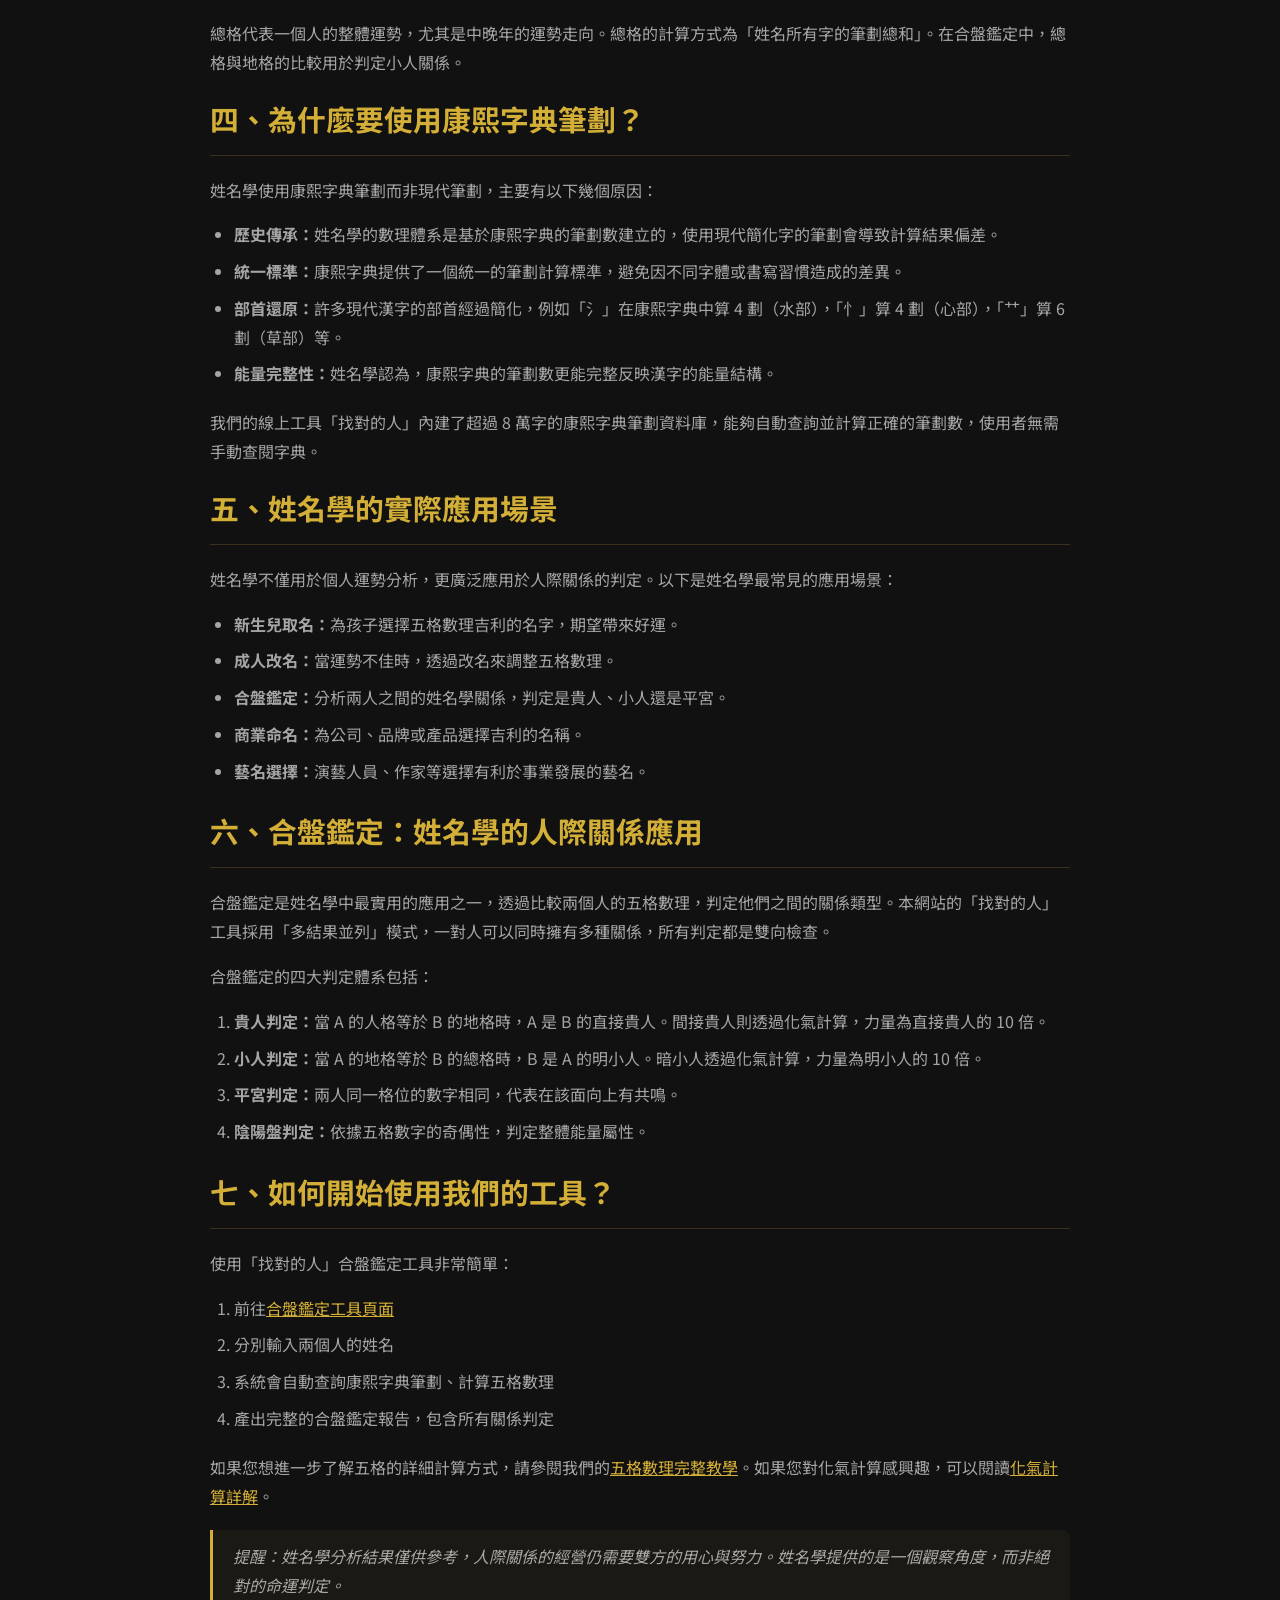
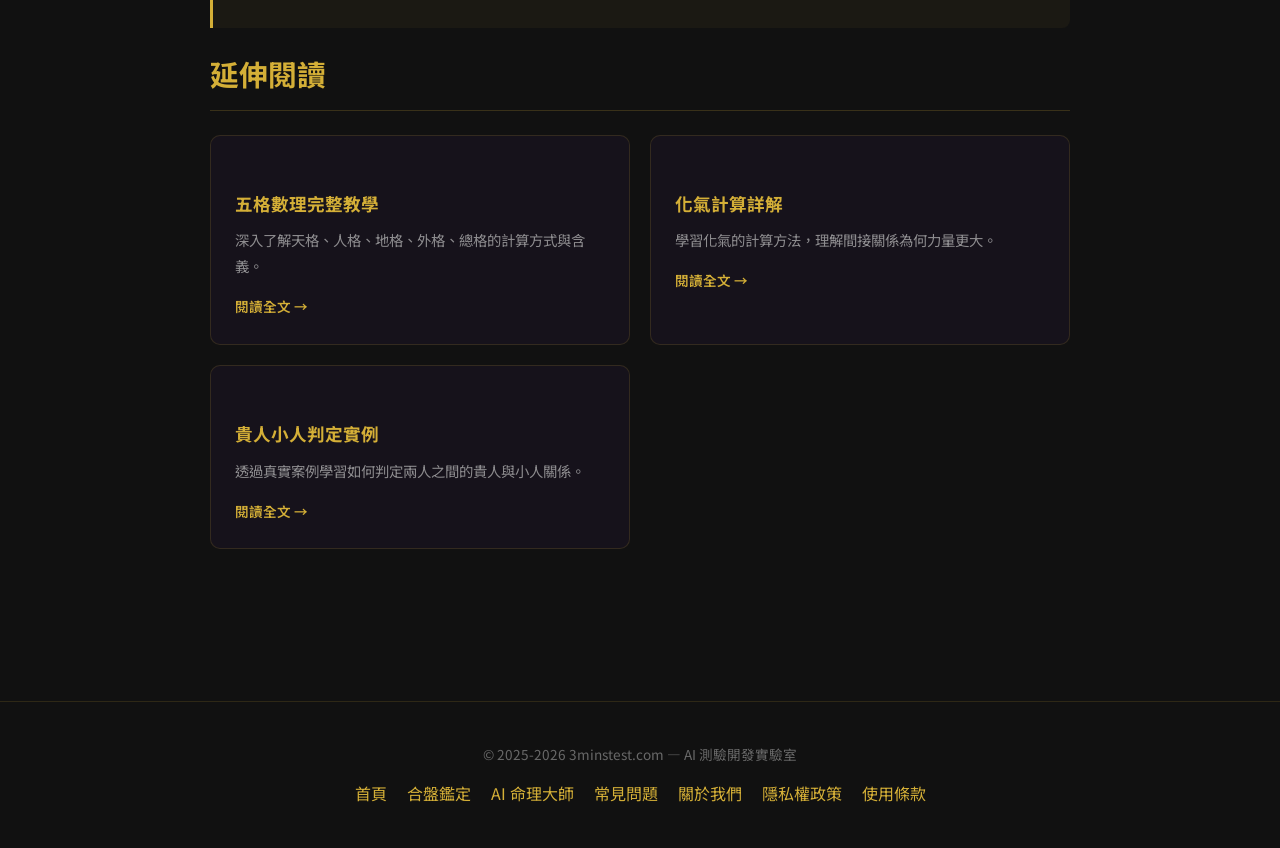
<file: articles/guide-intro.html>
<!DOCTYPE html>
<html lang="zh-TW">
<head>
<meta charset="UTF-8">
<meta name="viewport" content="width=device-width, initial-scale=1.0">
<title>姓名學入門完整指南：從零開始認識五格數理 | 3minstest.com</title>
<meta name="description" content="姓名學入門教學，完整介紹五格數理的歷史起源、基本概念、計算方法與實際應用。適合初學者的姓名學指南。">
<meta name="keywords" content="姓名學,五格數理,入門指南,熊崎健翁,康熙字典,筆劃">
<meta name="google-adsense-account" content="ca-pub-3078346009241198">
<script async src="https://pagead2.googlesyndication.com/pagead/js/adsbygoogle.js?client=ca-pub-3078346009241198" crossorigin="anonymous"></script>
<link rel="stylesheet" href="/style.css">
</head>
<body>

<nav class="site-nav">
  <div class="nav-inner">
    <a href="/" class="nav-brand">3minstest.com</a>
    <div class="nav-links">
      <a href="/">首頁</a>
      <a href="/v71.html">合盤鑑定</a>
      <a href="/fortune/">AI 命理大師</a>
      <a href="/articles/guide-intro.html" class="active">入門指南</a>
      <a href="/articles/five-grid.html">五格教學</a>
      <a href="/faq.html">常見問題</a>
      <a href="/about.html">關於我們</a>
    </div>
  </div>
</nav>

<div class="ad-slot">
  <ins class="adsbygoogle" style="display:block" data-ad-client="ca-pub-3078346009241198" data-ad-slot="auto" data-ad-format="auto" data-full-width-responsive="true"></ins>
  <script>(adsbygoogle = window.adsbygoogle || []).push({});</script>
</div>

<section class="content-section">
  <h1 style="font-size:2.2rem; color:#D4AF37; margin-bottom:8px;">姓名學入門完整指南</h1>
  <p style="color:rgba(192,192,192,0.5); font-size:0.9rem; margin-bottom:32px;">作者：3minstest.com 編輯團隊 ｜ 最後更新：2026 年 4 月</p>

  <h2>一、什麼是姓名學？</h2>
  <p>姓名學，又稱「姓名判斷學」或「姓名鑑定學」，是一門透過分析姓名中的筆劃數來推斷個人性格特質、運勢走向與人際關係的學問。在東亞文化圈中，姓名學有著悠久的歷史，許多人在為新生兒取名、改名或選擇藝名時，都會參考姓名學的原理。</p>
  <p>姓名學的核心理念認為，姓名不僅是一個人的代號，更蘊含著特定的能量與振動頻率。每個漢字都有其固定的筆劃數，而這些數字經過特定的組合與運算後，能夠反映出一個人在不同生命面向上的能量狀態。</p>

  <h2>二、姓名學的歷史起源</h2>
  <p>現代姓名學的體系主要源自日本學者<strong>熊崎健翁</strong>（1882-1961）。熊崎健翁在 1929 年出版了《姓名の神秘》一書，系統性地提出了「五格剖象法」，將姓名拆解為天格、人格、地格、外格、總格五個數理格位，並賦予每個數字特定的吉凶含義。</p>
  <p>這套理論後來傳入台灣、中國大陸、韓國等地，經過各地學者的研究與發展，逐漸形成了不同的流派。在台灣，姓名學是命理學中最受歡迎的分支之一，許多命理師都精通此道，而一般民眾在取名時也經常參考五格數理。</p>
  <p>值得注意的是，姓名學所使用的筆劃數並非現代簡化字的筆劃，而是以<strong>康熙字典</strong>的筆劃數為準。康熙字典是清朝康熙年間（1716 年）編纂的大型漢語字典，收錄了約 47,035 個漢字，其筆劃計算方式被姓名學界視為標準。</p>

  <h2>三、五格數理的基本概念</h2>
  <p>五格數理是姓名學的核心框架，將一個人的姓名拆解為五個格位，每個格位代表不同的生命面向：</p>

  <h3>1. 天格</h3>
  <p>天格代表先天運勢，與家族遺傳、祖先庇蔭有關。由於天格是由姓氏決定的，個人無法選擇，因此在姓名學中通常不作為主要判斷依據。單姓的天格計算方式為「姓氏筆劃 + 1」，複姓則為「姓氏第一字 + 第二字」的筆劃總和。</p>

  <h3>2. 人格</h3>
  <p>人格是五格中最重要的格位，代表一個人的主要性格特質、思維模式與處事態度。人格的計算方式為「姓氏最後一字 + 名字第一字」的筆劃總和。在人際關係的判定中，人格扮演著「主動方」的角色，擁有較強人格數理的人往往在關係中佔據主導地位。</p>

  <h3>3. 地格</h3>
  <p>地格代表一個人的基礎運勢，與早年運勢、家庭環境、感情生活有關。地格的計算方式為「名字第一字 + 名字第二字」的筆劃總和（若為單名，則為「名字 + 1」）。在合盤鑑定中，地格是判定貴人與小人關係的重要格位。</p>

  <h3>4. 外格</h3>
  <p>外格代表一個人的社交能力、人際關係與外在環境的互動。外格的計算方式為「總格 - 人格 + 1」。外格數理良好的人通常善於社交，能夠在人際關係中獲得助力。</p>

  <h3>5. 總格</h3>
  <p>總格代表一個人的整體運勢，尤其是中晚年的運勢走向。總格的計算方式為「姓名所有字的筆劃總和」。在合盤鑑定中，總格與地格的比較用於判定小人關係。</p>

  <h2>四、為什麼要使用康熙字典筆劃？</h2>
  <p>姓名學使用康熙字典筆劃而非現代筆劃，主要有以下幾個原因：</p>
  <ul>
    <li><strong>歷史傳承：</strong>姓名學的數理體系是基於康熙字典的筆劃數建立的，使用現代簡化字的筆劃會導致計算結果偏差。</li>
    <li><strong>統一標準：</strong>康熙字典提供了一個統一的筆劃計算標準，避免因不同字體或書寫習慣造成的差異。</li>
    <li><strong>部首還原：</strong>許多現代漢字的部首經過簡化，例如「氵」在康熙字典中算 4 劃（水部），「忄」算 4 劃（心部），「艹」算 6 劃（草部）等。</li>
    <li><strong>能量完整性：</strong>姓名學認為，康熙字典的筆劃數更能完整反映漢字的能量結構。</li>
  </ul>
  <p>我們的線上工具「找對的人」內建了超過 8 萬字的康熙字典筆劃資料庫，能夠自動查詢並計算正確的筆劃數，使用者無需手動查閱字典。</p>

  <h2>五、姓名學的實際應用場景</h2>
  <p>姓名學不僅用於個人運勢分析，更廣泛應用於人際關係的判定。以下是姓名學最常見的應用場景：</p>
  <ul>
    <li><strong>新生兒取名：</strong>為孩子選擇五格數理吉利的名字，期望帶來好運。</li>
    <li><strong>成人改名：</strong>當運勢不佳時，透過改名來調整五格數理。</li>
    <li><strong>合盤鑑定：</strong>分析兩人之間的姓名學關係，判定是貴人、小人還是平宮。</li>
    <li><strong>商業命名：</strong>為公司、品牌或產品選擇吉利的名稱。</li>
    <li><strong>藝名選擇：</strong>演藝人員、作家等選擇有利於事業發展的藝名。</li>
  </ul>

  <h2>六、合盤鑑定：姓名學的人際關係應用</h2>
  <p>合盤鑑定是姓名學中最實用的應用之一，透過比較兩個人的五格數理，判定他們之間的關係類型。本網站的「找對的人」工具採用「多結果並列」模式，一對人可以同時擁有多種關係，所有判定都是雙向檢查。</p>
  <p>合盤鑑定的四大判定體系包括：</p>
  <ol>
    <li><strong>貴人判定：</strong>當 A 的人格等於 B 的地格時，A 是 B 的直接貴人。間接貴人則透過化氣計算，力量為直接貴人的 10 倍。</li>
    <li><strong>小人判定：</strong>當 A 的地格等於 B 的總格時，B 是 A 的明小人。暗小人透過化氣計算，力量為明小人的 10 倍。</li>
    <li><strong>平宮判定：</strong>兩人同一格位的數字相同，代表在該面向上有共鳴。</li>
    <li><strong>陰陽盤判定：</strong>依據五格數字的奇偶性，判定整體能量屬性。</li>
  </ol>

  <h2>七、如何開始使用我們的工具？</h2>
  <p>使用「找對的人」合盤鑑定工具非常簡單：</p>
  <ol>
    <li>前往<a href="/v71.html">合盤鑑定工具頁面</a></li>
    <li>分別輸入兩個人的姓名</li>
    <li>系統會自動查詢康熙字典筆劃、計算五格數理</li>
    <li>產出完整的合盤鑑定報告，包含所有關係判定</li>
  </ol>
  <p>如果您想進一步了解五格的詳細計算方式，請參閱我們的<a href="/articles/five-grid.html">五格數理完整教學</a>。如果您對化氣計算感興趣，可以閱讀<a href="/articles/huaqi-guide.html">化氣計算詳解</a>。</p>

  <blockquote>
    <p>提醒：姓名學分析結果僅供參考，人際關係的經營仍需要雙方的用心與努力。姓名學提供的是一個觀察角度，而非絕對的命運判定。</p>
  </blockquote>

  <h2>延伸閱讀</h2>
  <div class="article-grid">
    <div class="article-card">
      <h3>五格數理完整教學</h3>
      <p>深入了解天格、人格、地格、外格、總格的計算方式與含義。</p>
      <a href="/articles/five-grid.html" class="read-more">閱讀全文 →</a>
    </div>
    <div class="article-card">
      <h3>化氣計算詳解</h3>
      <p>學習化氣的計算方法，理解間接關係為何力量更大。</p>
      <a href="/articles/huaqi-guide.html" class="read-more">閱讀全文 →</a>
    </div>
    <div class="article-card">
      <h3>貴人小人判定實例</h3>
      <p>透過真實案例學習如何判定兩人之間的貴人與小人關係。</p>
      <a href="/articles/noble-villain.html" class="read-more">閱讀全文 →</a>
    </div>
  </div>
</section>

<div class="ad-slot">
  <ins class="adsbygoogle" style="display:block" data-ad-client="ca-pub-3078346009241198" data-ad-slot="auto" data-ad-format="auto" data-full-width-responsive="true"></ins>
  <script>(adsbygoogle = window.adsbygoogle || []).push({});</script>
</div>

<footer>
  <p>&copy; 2025-2026 3minstest.com — AI 測驗開發實驗室</p>
  <div class="footer-links">
    <a href="/">首頁</a>
    <a href="/v71.html">合盤鑑定</a>
    <a href="/fortune/">AI 命理大師</a>
    <a href="/faq.html">常見問題</a>
    <a href="/about.html">關於我們</a>
    <a href="/privacy.html">隱私權政策</a>
    <a href="/terms.html">使用條款</a>
  </div>
</footer>

</body>
</html>
</file>
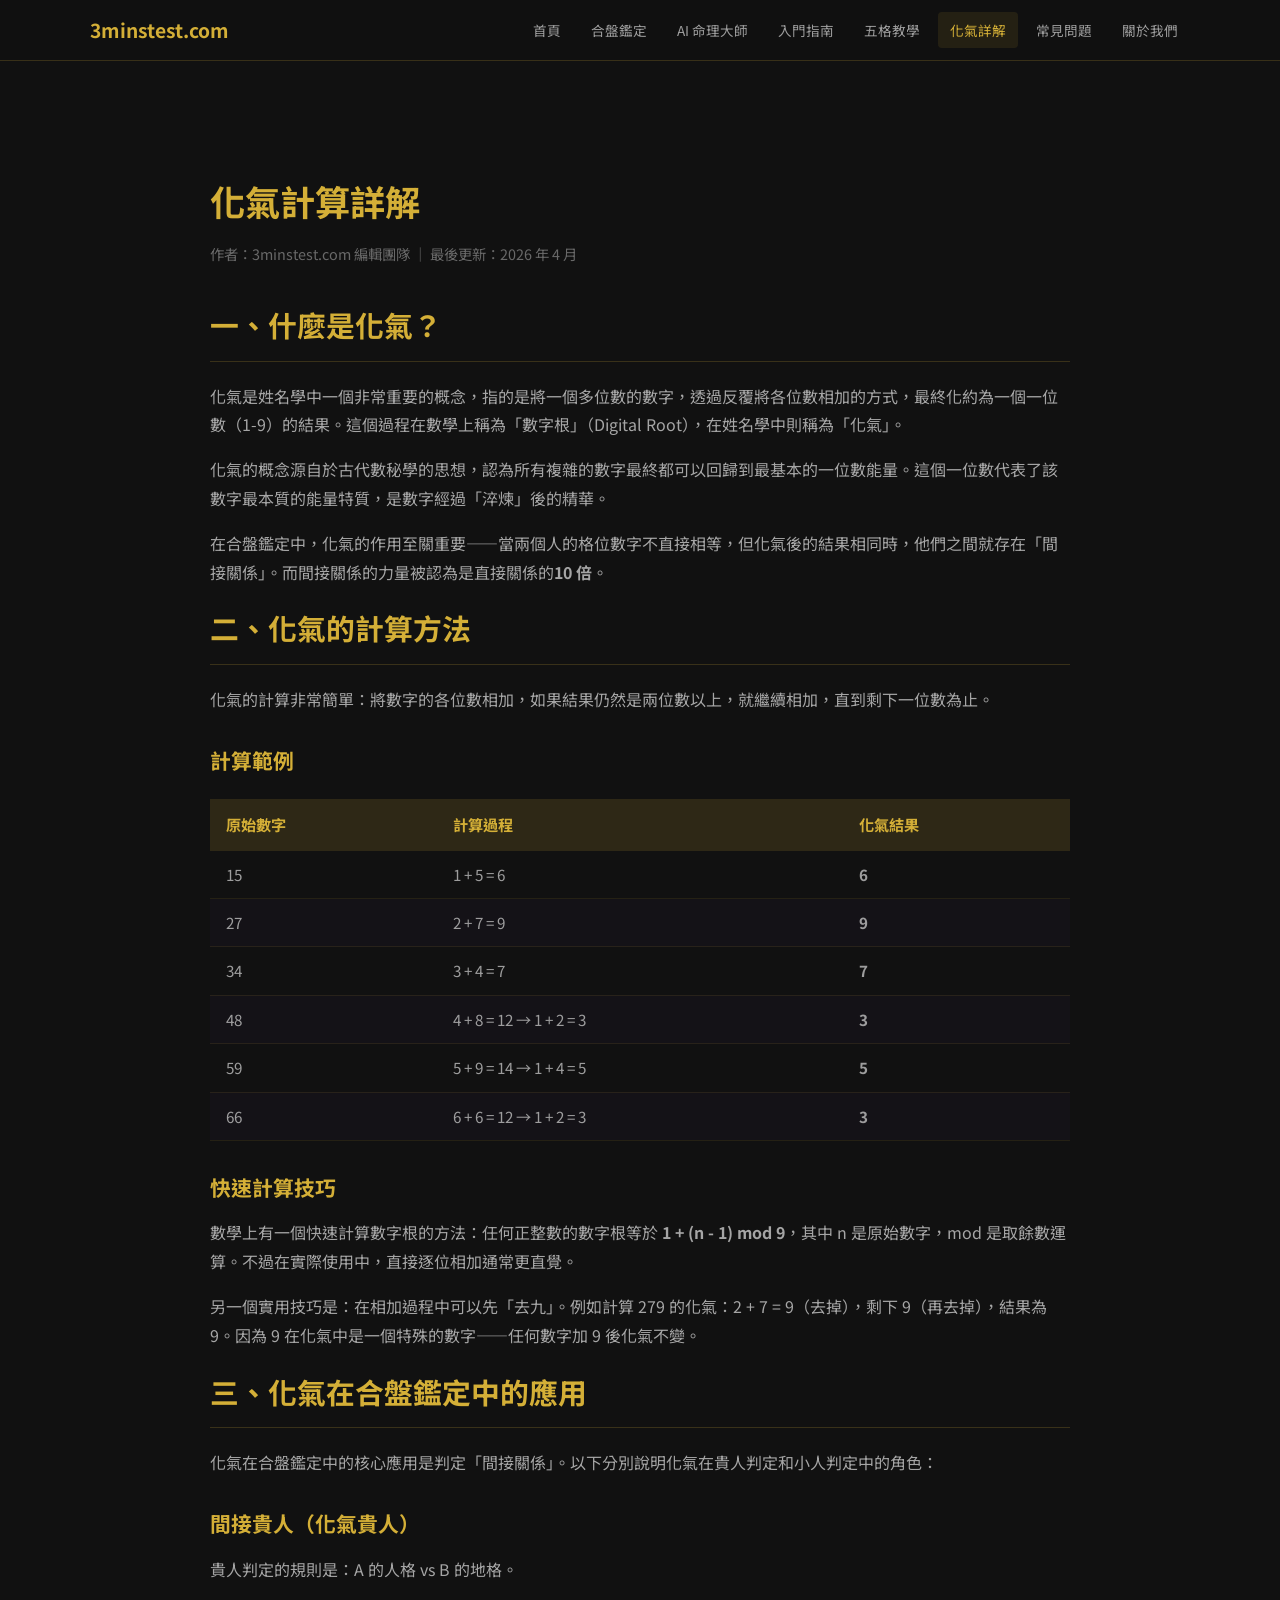
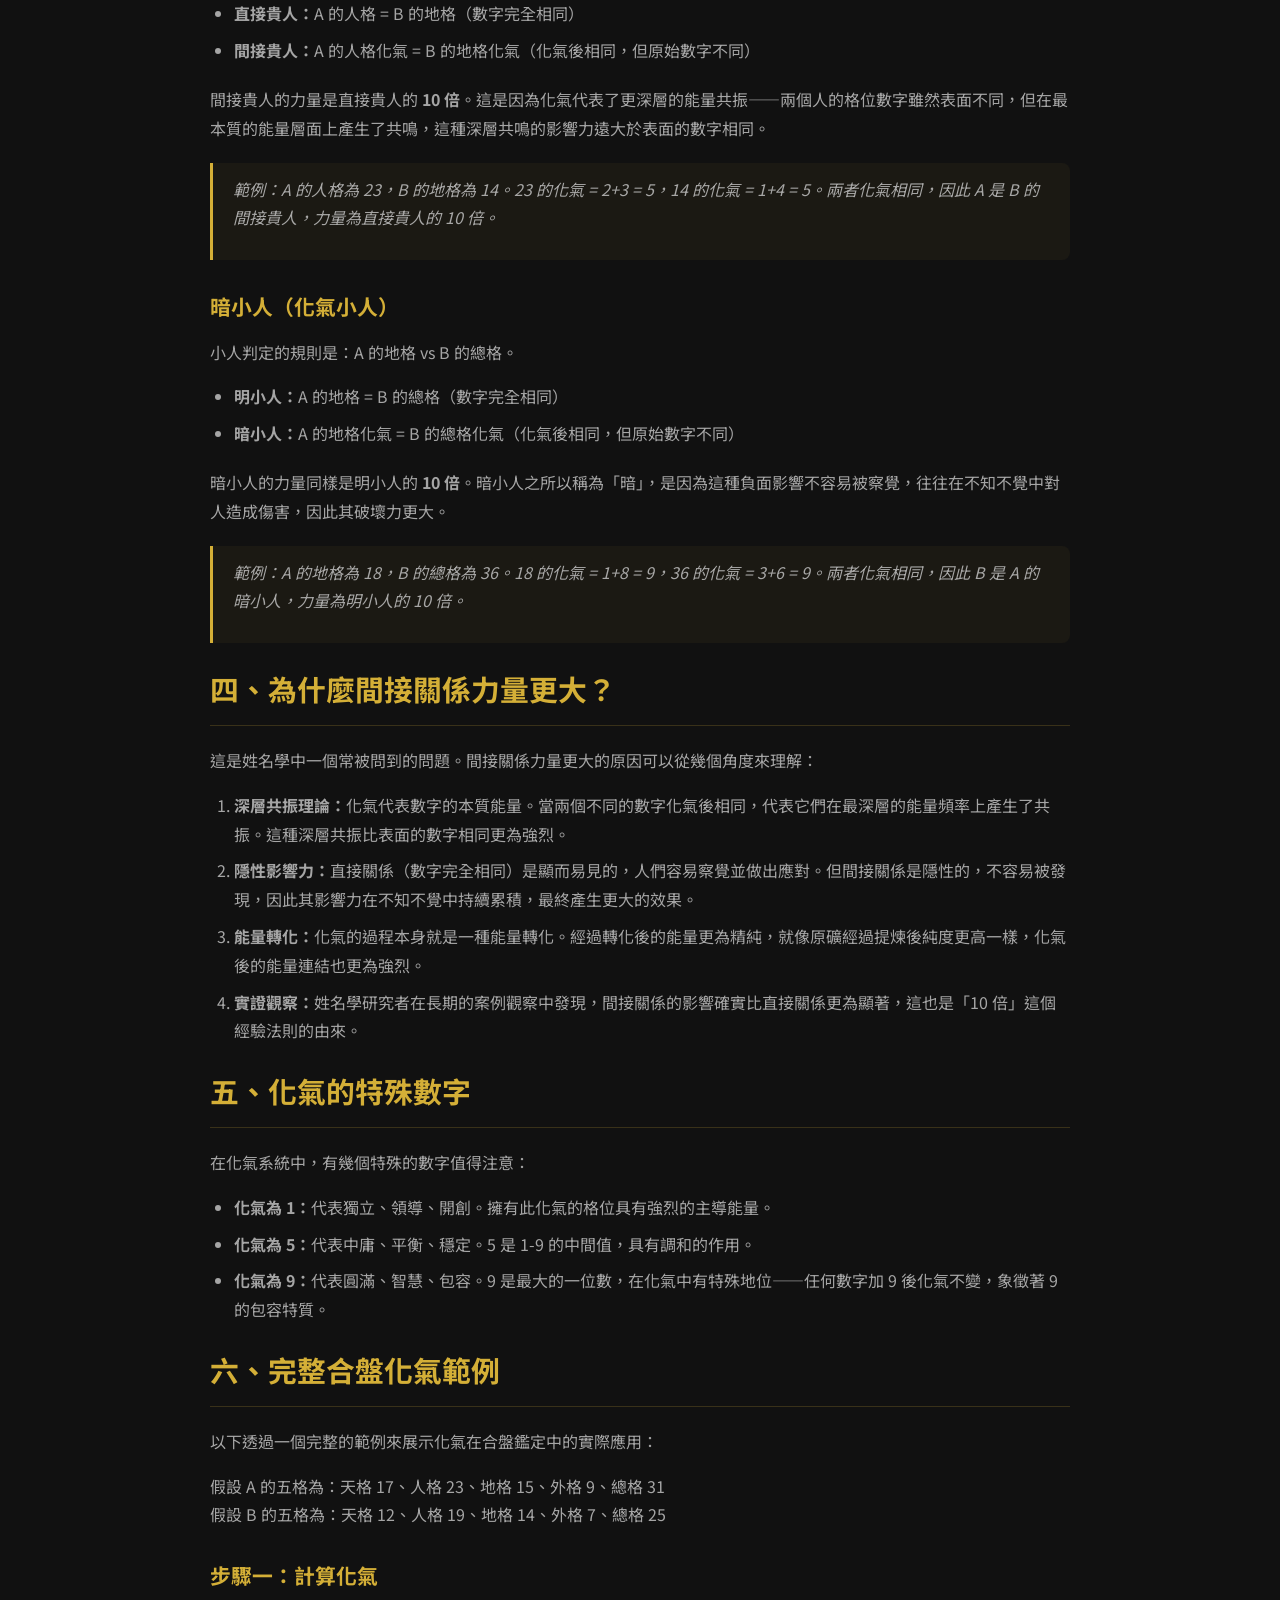
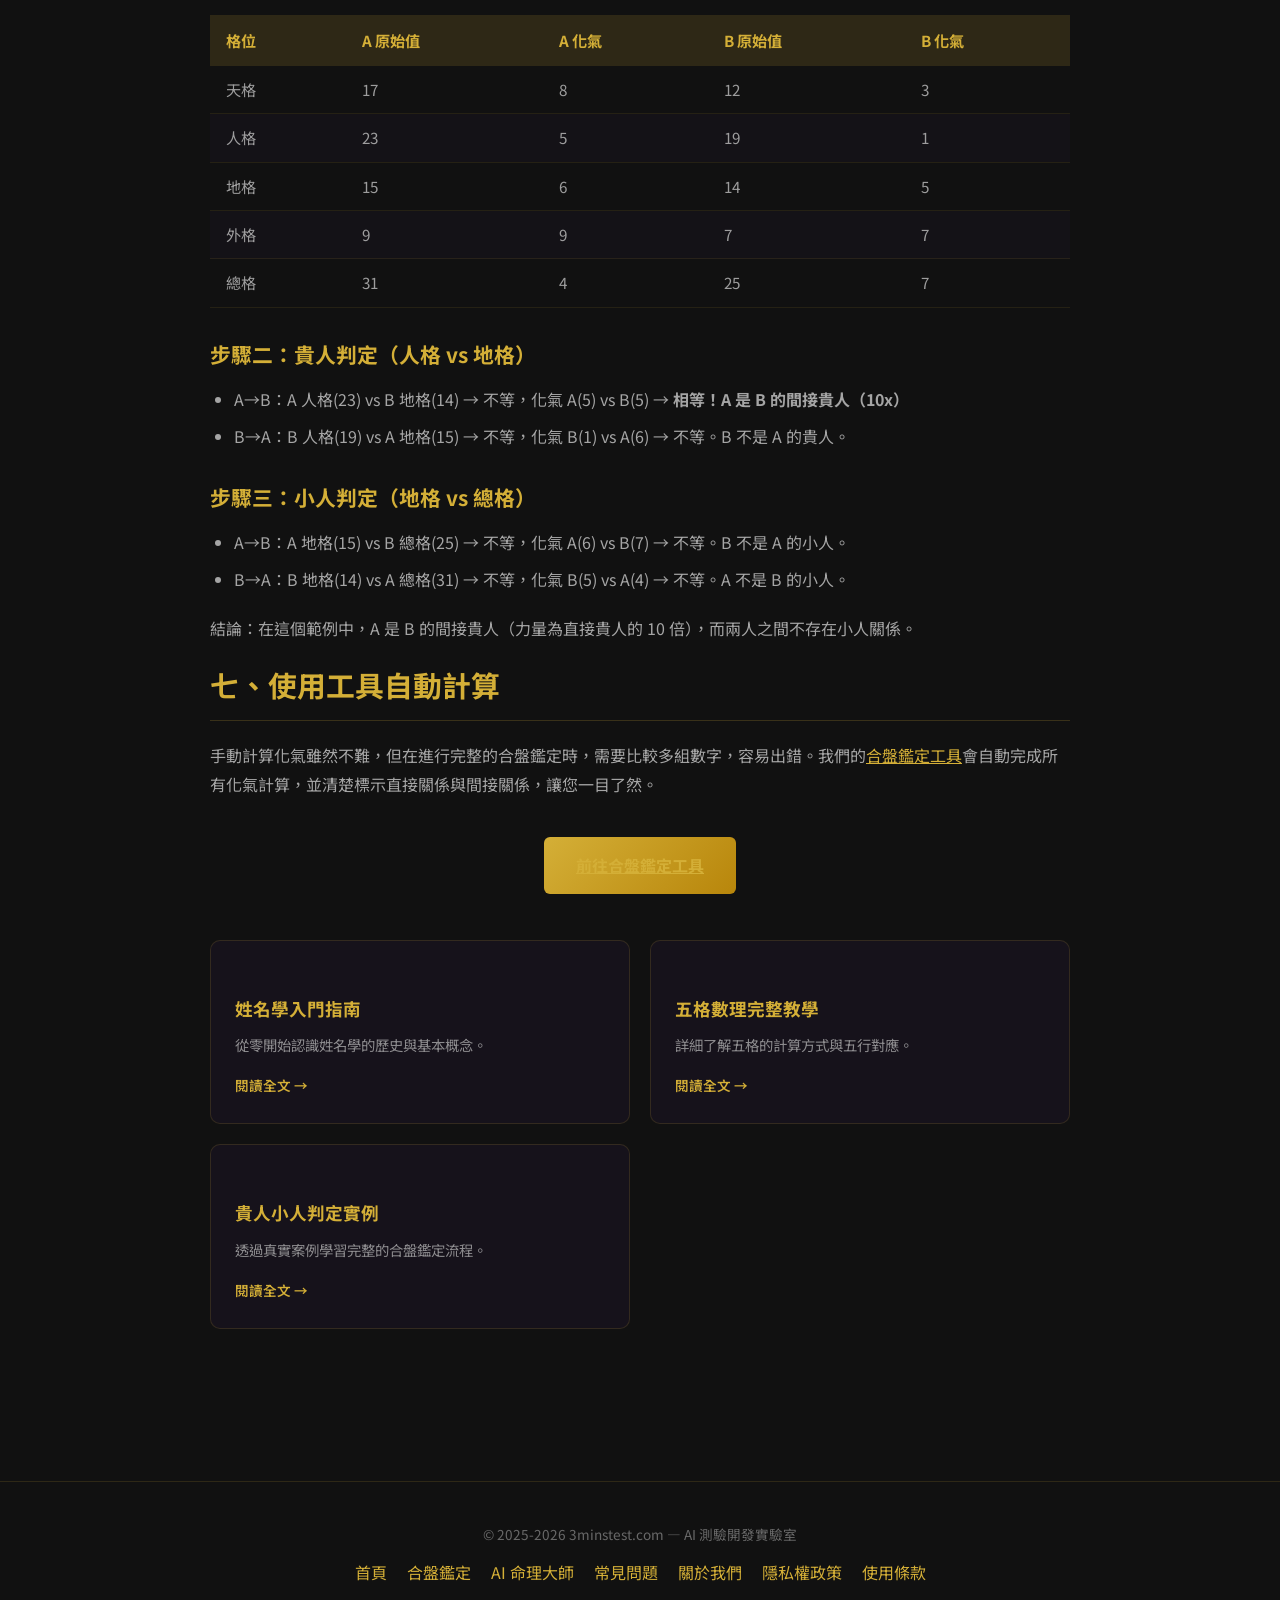
<file: articles/huaqi-guide.html>
<!DOCTYPE html>
<html lang="zh-TW">
<head>
<meta charset="UTF-8">
<meta name="viewport" content="width=device-width, initial-scale=1.0">
<title>化氣計算詳解：間接關係為何力量更大？ | 3minstest.com</title>
<meta name="description" content="深入解析姓名學中化氣的計算方法，了解間接貴人與暗小人的力量為何是直接關係的10倍，附完整計算範例。">
<meta name="keywords" content="化氣,姓名學,間接貴人,暗小人,數字根,計算方法">
<meta name="google-adsense-account" content="ca-pub-3078346009241198">
<script async src="https://pagead2.googlesyndication.com/pagead/js/adsbygoogle.js?client=ca-pub-3078346009241198" crossorigin="anonymous"></script>
<link rel="stylesheet" href="/style.css">
</head>
<body>

<nav class="site-nav">
  <div class="nav-inner">
    <a href="/" class="nav-brand">3minstest.com</a>
    <div class="nav-links">
      <a href="/">首頁</a>
      <a href="/v71.html">合盤鑑定</a>
      <a href="/fortune/">AI 命理大師</a>
      <a href="/articles/guide-intro.html">入門指南</a>
      <a href="/articles/five-grid.html">五格教學</a>
      <a href="/articles/huaqi-guide.html" class="active">化氣詳解</a>
      <a href="/faq.html">常見問題</a>
      <a href="/about.html">關於我們</a>
    </div>
  </div>
</nav>

<div class="ad-slot">
  <ins class="adsbygoogle" style="display:block" data-ad-client="ca-pub-3078346009241198" data-ad-slot="auto" data-ad-format="auto" data-full-width-responsive="true"></ins>
  <script>(adsbygoogle = window.adsbygoogle || []).push({});</script>
</div>

<section class="content-section">
  <h1 style="font-size:2.2rem; color:#D4AF37; margin-bottom:8px;">化氣計算詳解</h1>
  <p style="color:rgba(192,192,192,0.5); font-size:0.9rem; margin-bottom:32px;">作者：3minstest.com 編輯團隊 ｜ 最後更新：2026 年 4 月</p>

  <h2>一、什麼是化氣？</h2>
  <p>化氣是姓名學中一個非常重要的概念，指的是將一個多位數的數字，透過反覆將各位數相加的方式，最終化約為一個一位數（1-9）的結果。這個過程在數學上稱為「數字根」（Digital Root），在姓名學中則稱為「化氣」。</p>
  <p>化氣的概念源自於古代數秘學的思想，認為所有複雜的數字最終都可以回歸到最基本的一位數能量。這個一位數代表了該數字最本質的能量特質，是數字經過「淬煉」後的精華。</p>
  <p>在合盤鑑定中，化氣的作用至關重要——當兩個人的格位數字不直接相等，但化氣後的結果相同時，他們之間就存在「間接關係」。而間接關係的力量被認為是直接關係的<strong>10 倍</strong>。</p>

  <h2>二、化氣的計算方法</h2>
  <p>化氣的計算非常簡單：將數字的各位數相加，如果結果仍然是兩位數以上，就繼續相加，直到剩下一位數為止。</p>

  <h3>計算範例</h3>
  <table class="formula-table">
    <thead>
      <tr><th>原始數字</th><th>計算過程</th><th>化氣結果</th></tr>
    </thead>
    <tbody>
      <tr><td>15</td><td>1 + 5 = 6</td><td><strong>6</strong></td></tr>
      <tr><td>27</td><td>2 + 7 = 9</td><td><strong>9</strong></td></tr>
      <tr><td>34</td><td>3 + 4 = 7</td><td><strong>7</strong></td></tr>
      <tr><td>48</td><td>4 + 8 = 12 → 1 + 2 = 3</td><td><strong>3</strong></td></tr>
      <tr><td>59</td><td>5 + 9 = 14 → 1 + 4 = 5</td><td><strong>5</strong></td></tr>
      <tr><td>66</td><td>6 + 6 = 12 → 1 + 2 = 3</td><td><strong>3</strong></td></tr>
    </tbody>
  </table>

  <h3>快速計算技巧</h3>
  <p>數學上有一個快速計算數字根的方法：任何正整數的數字根等於 <strong>1 + (n - 1) mod 9</strong>，其中 n 是原始數字，mod 是取餘數運算。不過在實際使用中，直接逐位相加通常更直覺。</p>
  <p>另一個實用技巧是：在相加過程中可以先「去九」。例如計算 279 的化氣：2 + 7 = 9（去掉），剩下 9（再去掉），結果為 9。因為 9 在化氣中是一個特殊的數字——任何數字加 9 後化氣不變。</p>

  <h2>三、化氣在合盤鑑定中的應用</h2>
  <p>化氣在合盤鑑定中的核心應用是判定「間接關係」。以下分別說明化氣在貴人判定和小人判定中的角色：</p>

  <h3>間接貴人（化氣貴人）</h3>
  <p>貴人判定的規則是：A 的人格 vs B 的地格。</p>
  <ul>
    <li><strong>直接貴人：</strong>A 的人格 = B 的地格（數字完全相同）</li>
    <li><strong>間接貴人：</strong>A 的人格化氣 = B 的地格化氣（化氣後相同，但原始數字不同）</li>
  </ul>
  <p>間接貴人的力量是直接貴人的 <strong>10 倍</strong>。這是因為化氣代表了更深層的能量共振——兩個人的格位數字雖然表面不同，但在最本質的能量層面上產生了共鳴，這種深層共鳴的影響力遠大於表面的數字相同。</p>

  <blockquote>
    <p>範例：A 的人格為 23，B 的地格為 14。23 的化氣 = 2+3 = 5，14 的化氣 = 1+4 = 5。兩者化氣相同，因此 A 是 B 的間接貴人，力量為直接貴人的 10 倍。</p>
  </blockquote>

  <h3>暗小人（化氣小人）</h3>
  <p>小人判定的規則是：A 的地格 vs B 的總格。</p>
  <ul>
    <li><strong>明小人：</strong>A 的地格 = B 的總格（數字完全相同）</li>
    <li><strong>暗小人：</strong>A 的地格化氣 = B 的總格化氣（化氣後相同，但原始數字不同）</li>
  </ul>
  <p>暗小人的力量同樣是明小人的 <strong>10 倍</strong>。暗小人之所以稱為「暗」，是因為這種負面影響不容易被察覺，往往在不知不覺中對人造成傷害，因此其破壞力更大。</p>

  <blockquote>
    <p>範例：A 的地格為 18，B 的總格為 36。18 的化氣 = 1+8 = 9，36 的化氣 = 3+6 = 9。兩者化氣相同，因此 B 是 A 的暗小人，力量為明小人的 10 倍。</p>
  </blockquote>

  <h2>四、為什麼間接關係力量更大？</h2>
  <p>這是姓名學中一個常被問到的問題。間接關係力量更大的原因可以從幾個角度來理解：</p>
  <ol>
    <li><strong>深層共振理論：</strong>化氣代表數字的本質能量。當兩個不同的數字化氣後相同，代表它們在最深層的能量頻率上產生了共振。這種深層共振比表面的數字相同更為強烈。</li>
    <li><strong>隱性影響力：</strong>直接關係（數字完全相同）是顯而易見的，人們容易察覺並做出應對。但間接關係是隱性的，不容易被發現，因此其影響力在不知不覺中持續累積，最終產生更大的效果。</li>
    <li><strong>能量轉化：</strong>化氣的過程本身就是一種能量轉化。經過轉化後的能量更為精純，就像原礦經過提煉後純度更高一樣，化氣後的能量連結也更為強烈。</li>
    <li><strong>實證觀察：</strong>姓名學研究者在長期的案例觀察中發現，間接關係的影響確實比直接關係更為顯著，這也是「10 倍」這個經驗法則的由來。</li>
  </ol>

  <h2>五、化氣的特殊數字</h2>
  <p>在化氣系統中，有幾個特殊的數字值得注意：</p>
  <ul>
    <li><strong>化氣為 1：</strong>代表獨立、領導、開創。擁有此化氣的格位具有強烈的主導能量。</li>
    <li><strong>化氣為 5：</strong>代表中庸、平衡、穩定。5 是 1-9 的中間值，具有調和的作用。</li>
    <li><strong>化氣為 9：</strong>代表圓滿、智慧、包容。9 是最大的一位數，在化氣中有特殊地位——任何數字加 9 後化氣不變，象徵著 9 的包容特質。</li>
  </ul>

  <h2>六、完整合盤化氣範例</h2>
  <p>以下透過一個完整的範例來展示化氣在合盤鑑定中的實際應用：</p>
  <p>假設 A 的五格為：天格 17、人格 23、地格 15、外格 9、總格 31<br>
  假設 B 的五格為：天格 12、人格 19、地格 14、外格 7、總格 25</p>

  <h3>步驟一：計算化氣</h3>
  <table class="formula-table">
    <thead>
      <tr><th>格位</th><th>A 原始值</th><th>A 化氣</th><th>B 原始值</th><th>B 化氣</th></tr>
    </thead>
    <tbody>
      <tr><td>天格</td><td>17</td><td>8</td><td>12</td><td>3</td></tr>
      <tr><td>人格</td><td>23</td><td>5</td><td>19</td><td>1</td></tr>
      <tr><td>地格</td><td>15</td><td>6</td><td>14</td><td>5</td></tr>
      <tr><td>外格</td><td>9</td><td>9</td><td>7</td><td>7</td></tr>
      <tr><td>總格</td><td>31</td><td>4</td><td>25</td><td>7</td></tr>
    </tbody>
  </table>

  <h3>步驟二：貴人判定（人格 vs 地格）</h3>
  <ul>
    <li>A→B：A 人格(23) vs B 地格(14) → 不等，化氣 A(5) vs B(5) → <strong>相等！A 是 B 的間接貴人（10x）</strong></li>
    <li>B→A：B 人格(19) vs A 地格(15) → 不等，化氣 B(1) vs A(6) → 不等。B 不是 A 的貴人。</li>
  </ul>

  <h3>步驟三：小人判定（地格 vs 總格）</h3>
  <ul>
    <li>A→B：A 地格(15) vs B 總格(25) → 不等，化氣 A(6) vs B(7) → 不等。B 不是 A 的小人。</li>
    <li>B→A：B 地格(14) vs A 總格(31) → 不等，化氣 B(5) vs A(4) → 不等。A 不是 B 的小人。</li>
  </ul>

  <p>結論：在這個範例中，A 是 B 的間接貴人（力量為直接貴人的 10 倍），而兩人之間不存在小人關係。</p>

  <h2>七、使用工具自動計算</h2>
  <p>手動計算化氣雖然不難，但在進行完整的合盤鑑定時，需要比較多組數字，容易出錯。我們的<a href="/v71.html">合盤鑑定工具</a>會自動完成所有化氣計算，並清楚標示直接關係與間接關係，讓您一目了然。</p>
  <p style="text-align:center; margin:32px 0;">
    <a href="/v71.html" class="cta-btn">前往合盤鑑定工具</a>
  </p>

  <div class="article-grid" style="margin-top:40px;">
    <div class="article-card">
      <h3>姓名學入門指南</h3>
      <p>從零開始認識姓名學的歷史與基本概念。</p>
      <a href="/articles/guide-intro.html" class="read-more">閱讀全文 →</a>
    </div>
    <div class="article-card">
      <h3>五格數理完整教學</h3>
      <p>詳細了解五格的計算方式與五行對應。</p>
      <a href="/articles/five-grid.html" class="read-more">閱讀全文 →</a>
    </div>
    <div class="article-card">
      <h3>貴人小人判定實例</h3>
      <p>透過真實案例學習完整的合盤鑑定流程。</p>
      <a href="/articles/noble-villain.html" class="read-more">閱讀全文 →</a>
    </div>
  </div>
</section>

<div class="ad-slot">
  <ins class="adsbygoogle" style="display:block" data-ad-client="ca-pub-3078346009241198" data-ad-slot="auto" data-ad-format="auto" data-full-width-responsive="true"></ins>
  <script>(adsbygoogle = window.adsbygoogle || []).push({});</script>
</div>

<footer>
  <p>&copy; 2025-2026 3minstest.com — AI 測驗開發實驗室</p>
  <div class="footer-links">
    <a href="/">首頁</a>
    <a href="/v71.html">合盤鑑定</a>
    <a href="/fortune/">AI 命理大師</a>
    <a href="/faq.html">常見問題</a>
    <a href="/about.html">關於我們</a>
    <a href="/privacy.html">隱私權政策</a>
    <a href="/terms.html">使用條款</a>
  </div>
</footer>

</body>
</html>
</file>
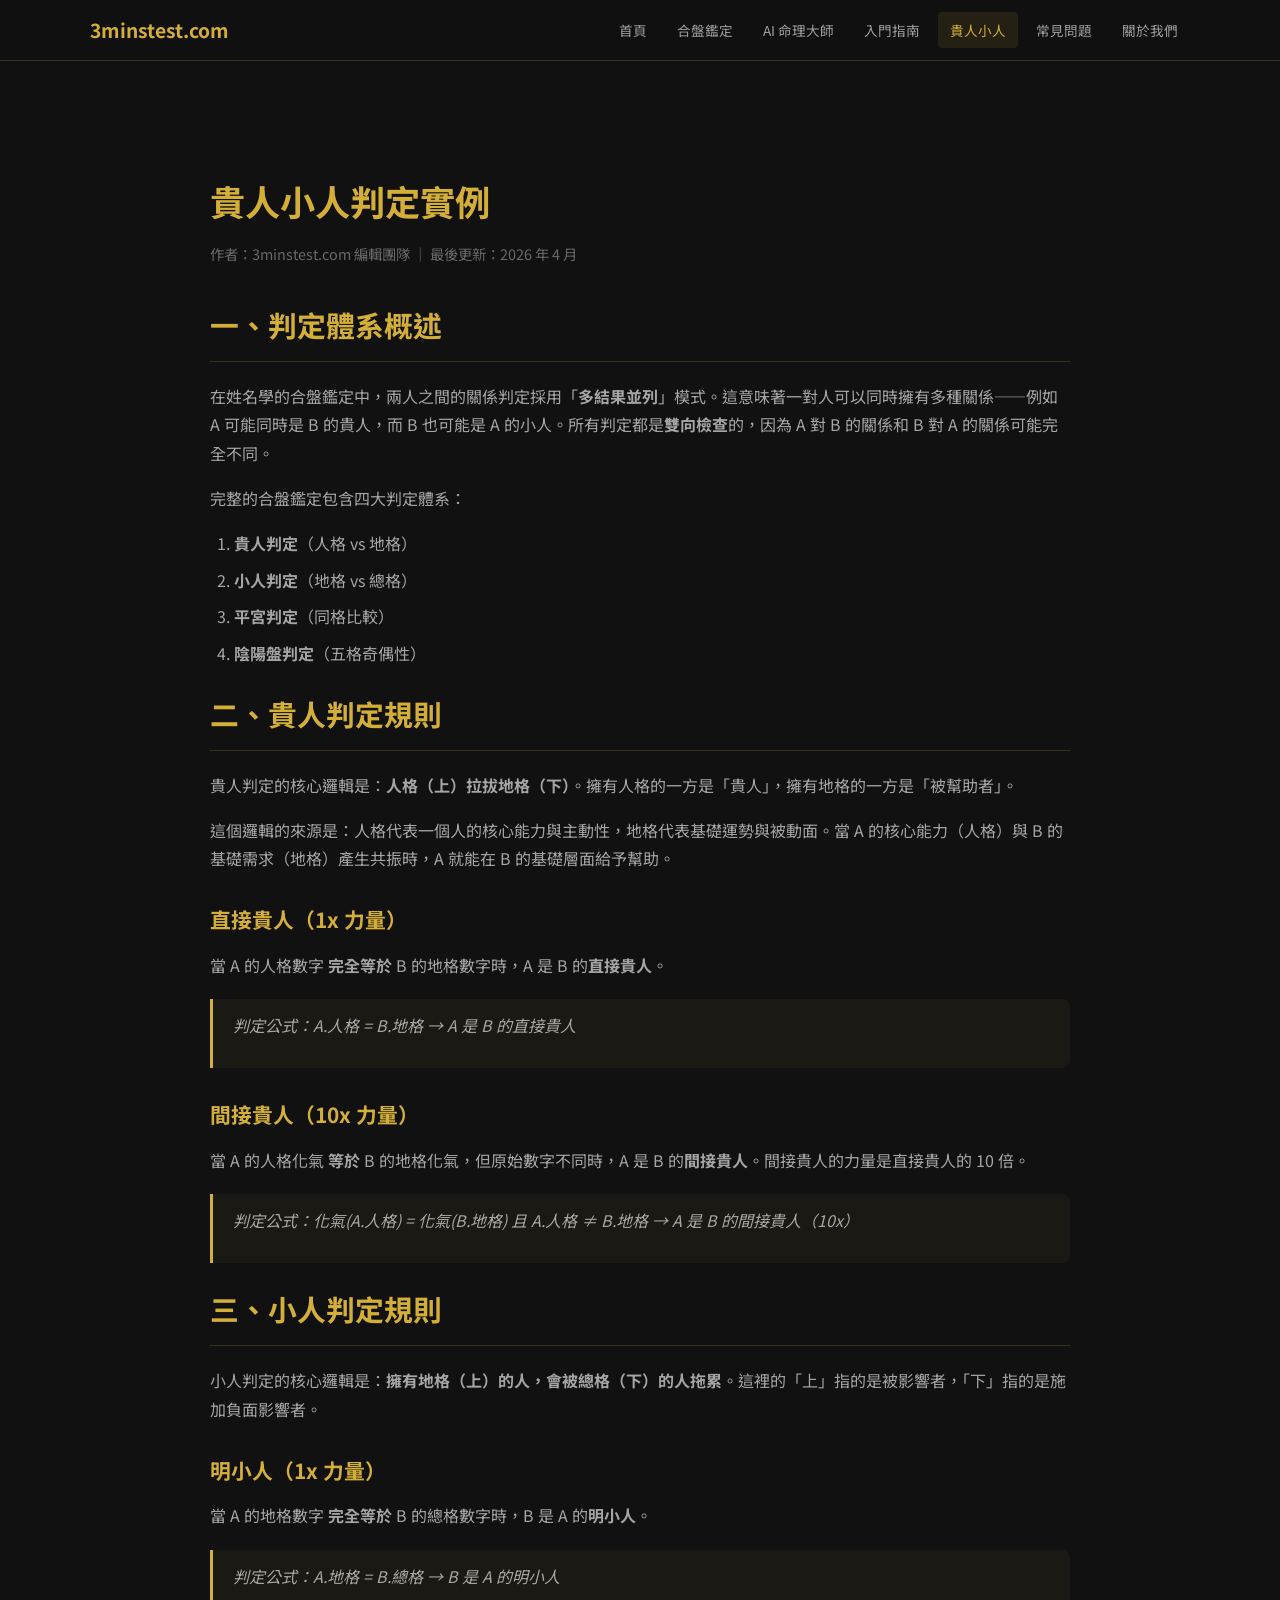
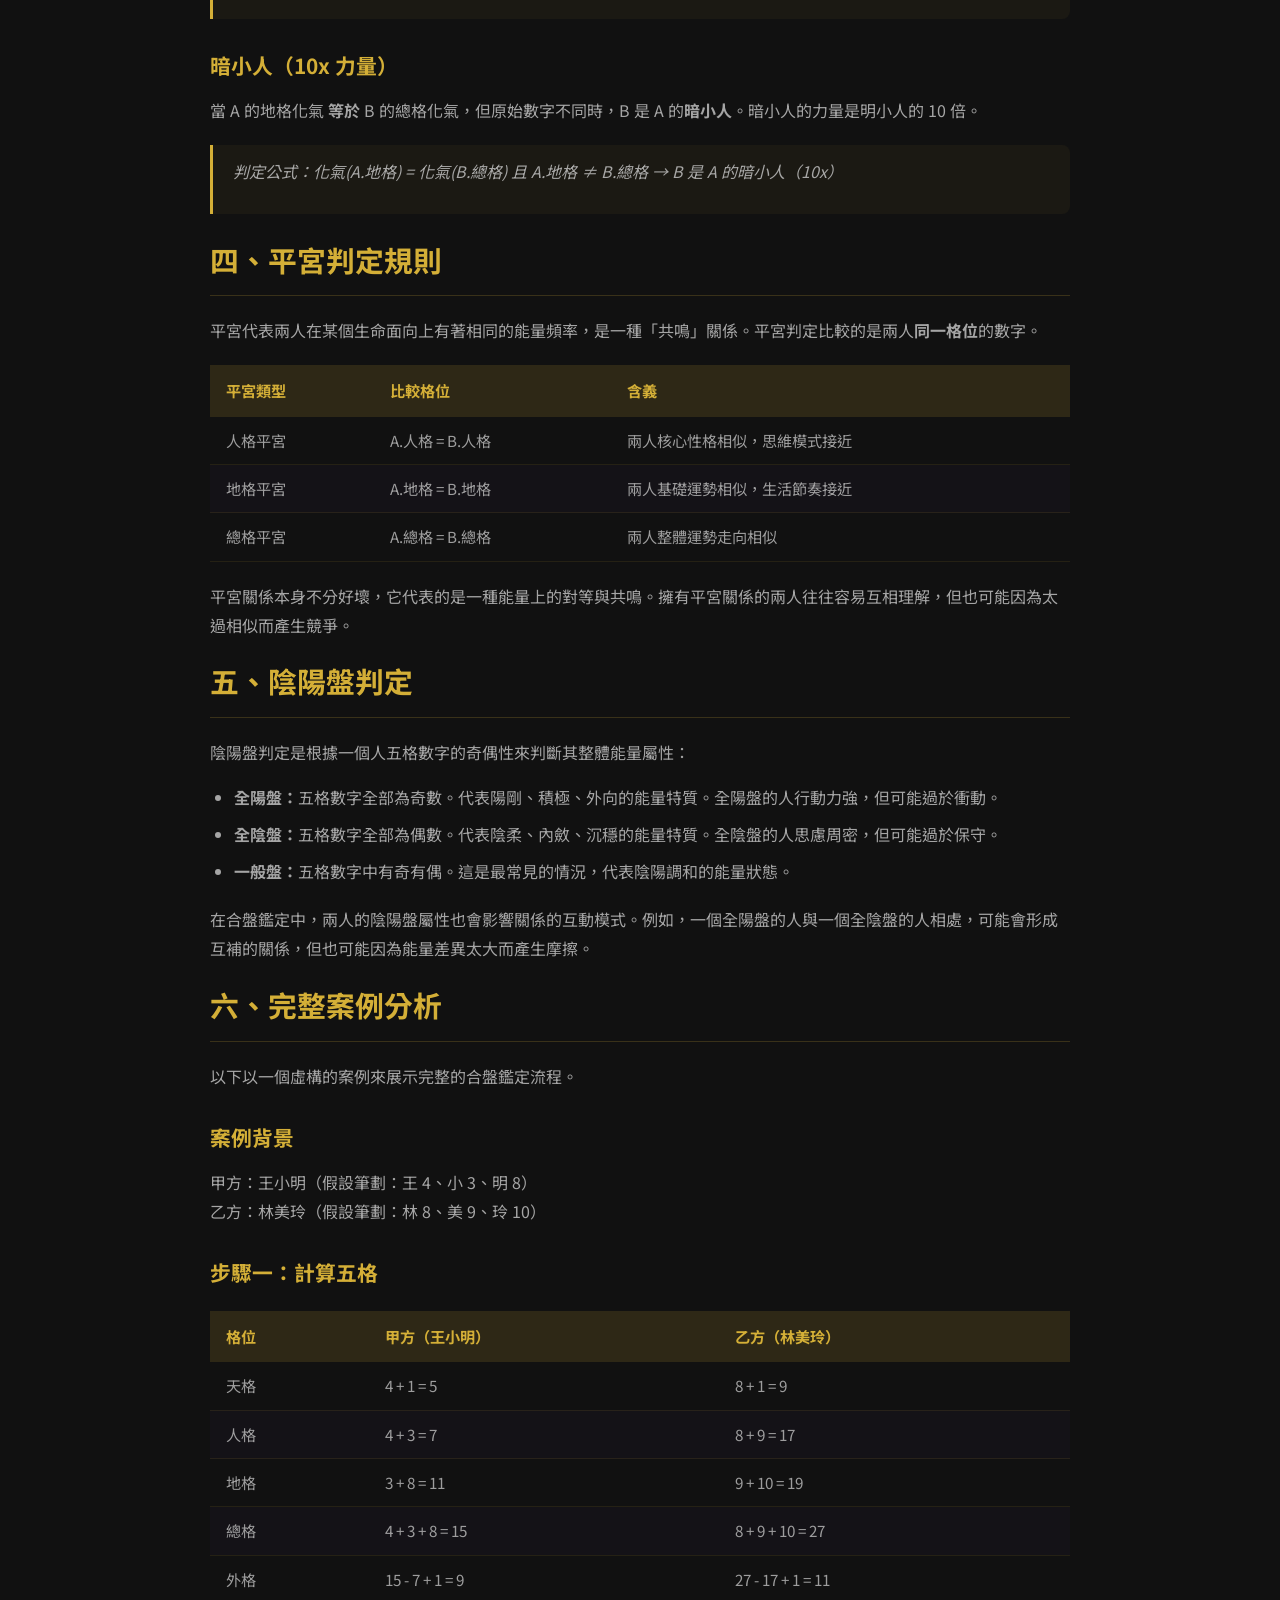
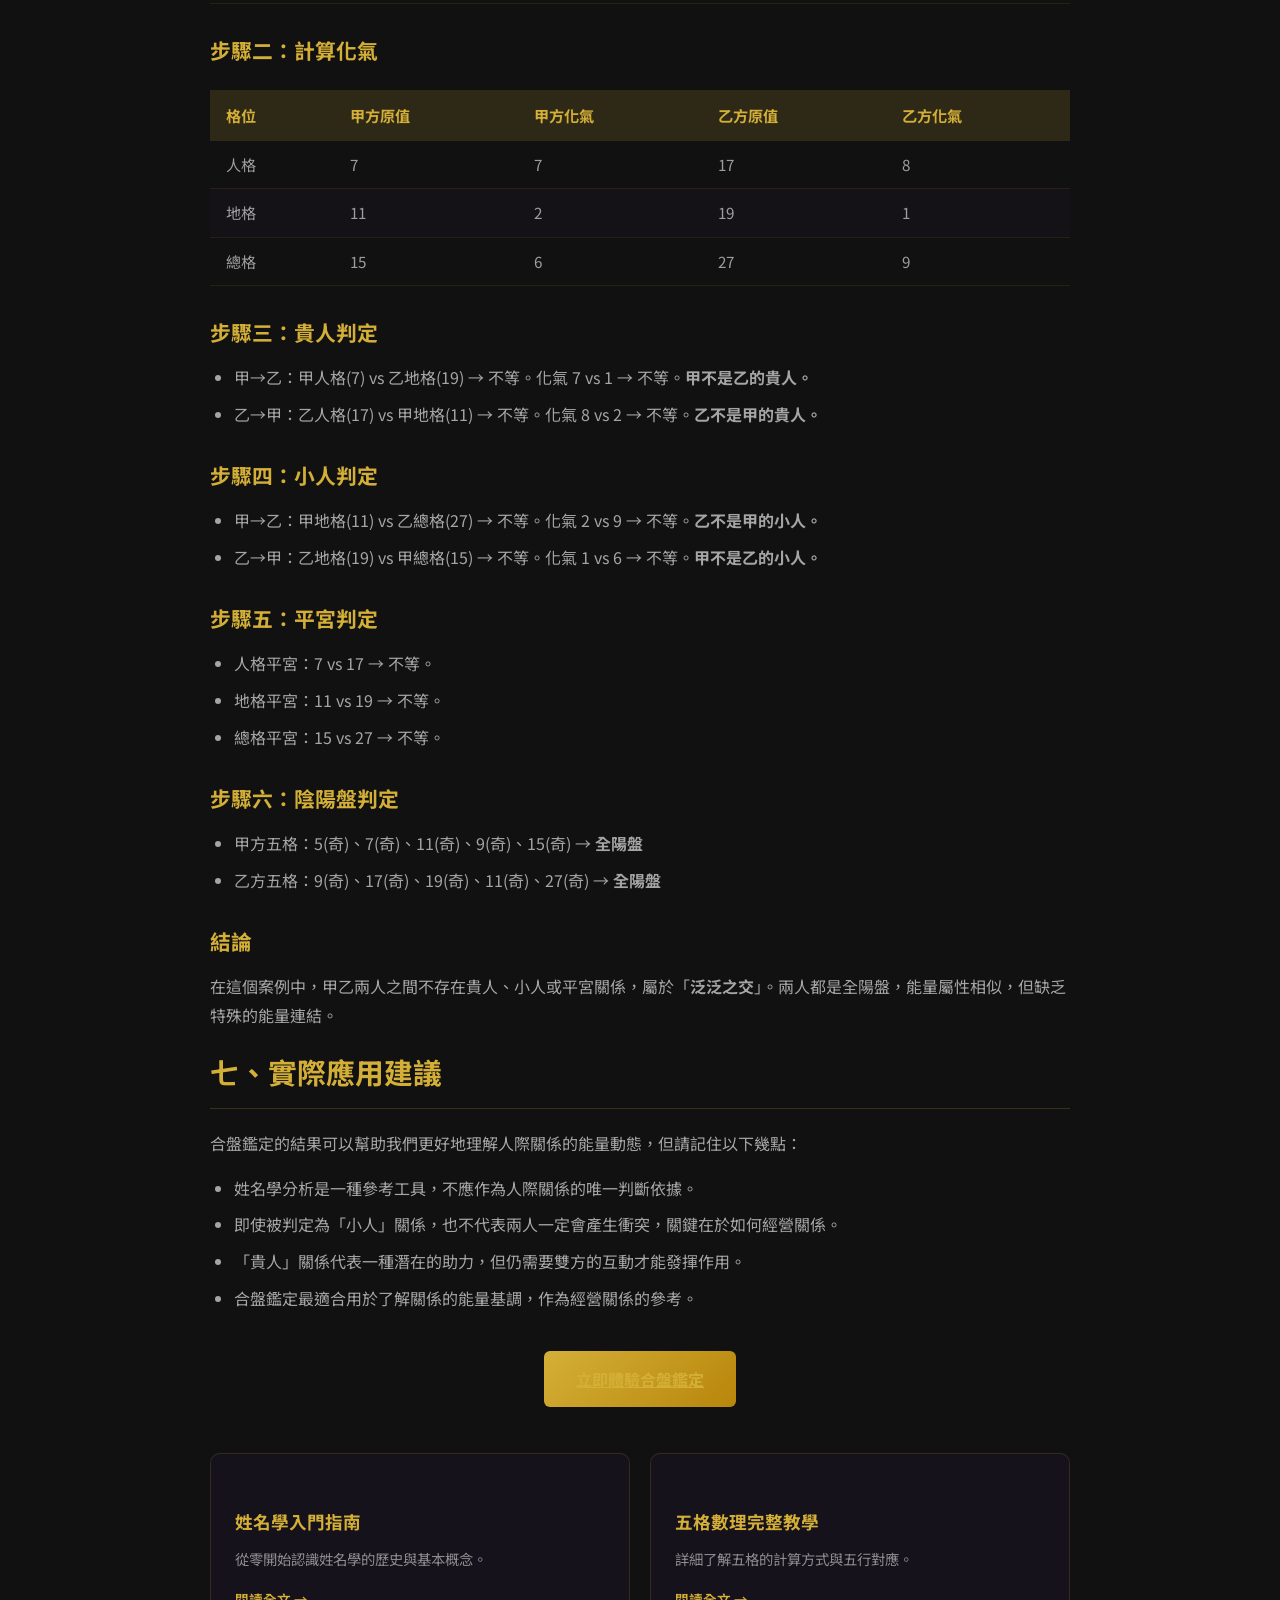
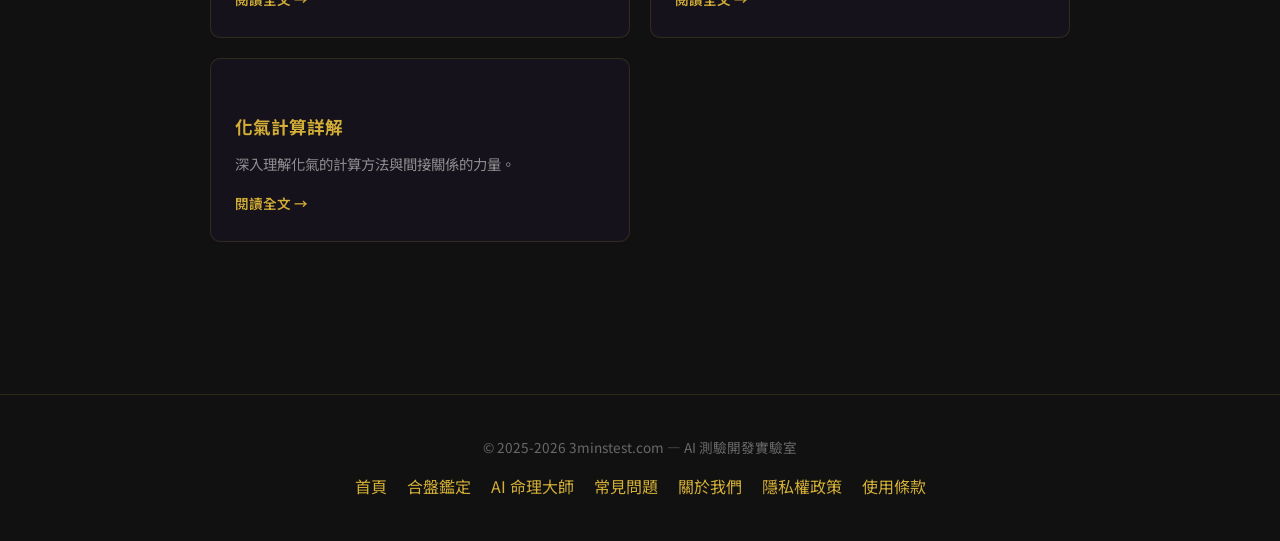
<file: articles/noble-villain.html>
<!DOCTYPE html>
<html lang="zh-TW">
<head>
<meta charset="UTF-8">
<meta name="viewport" content="width=device-width, initial-scale=1.0">
<title>貴人小人判定實例：合盤鑑定完整案例分析 | 3minstest.com</title>
<meta name="description" content="透過詳細的案例分析，學習如何使用姓名學五格數理判定兩人之間的貴人、小人、平宮與陰陽盤關係。">
<meta name="keywords" content="貴人,小人,合盤鑑定,姓名學,五格數理,平宮,陰陽盤">
<meta name="google-adsense-account" content="ca-pub-3078346009241198">
<script async src="https://pagead2.googlesyndication.com/pagead/js/adsbygoogle.js?client=ca-pub-3078346009241198" crossorigin="anonymous"></script>
<link rel="stylesheet" href="/style.css">
</head>
<body>

<nav class="site-nav">
  <div class="nav-inner">
    <a href="/" class="nav-brand">3minstest.com</a>
    <div class="nav-links">
      <a href="/">首頁</a>
      <a href="/v71.html">合盤鑑定</a>
      <a href="/fortune/">AI 命理大師</a>
      <a href="/articles/guide-intro.html">入門指南</a>
      <a href="/articles/noble-villain.html" class="active">貴人小人</a>
      <a href="/faq.html">常見問題</a>
      <a href="/about.html">關於我們</a>
    </div>
  </div>
</nav>

<div class="ad-slot">
  <ins class="adsbygoogle" style="display:block" data-ad-client="ca-pub-3078346009241198" data-ad-slot="auto" data-ad-format="auto" data-full-width-responsive="true"></ins>
  <script>(adsbygoogle = window.adsbygoogle || []).push({});</script>
</div>

<section class="content-section">
  <h1 style="font-size:2.2rem; color:#D4AF37; margin-bottom:8px;">貴人小人判定實例</h1>
  <p style="color:rgba(192,192,192,0.5); font-size:0.9rem; margin-bottom:32px;">作者：3minstest.com 編輯團隊 ｜ 最後更新：2026 年 4 月</p>

  <h2>一、判定體系概述</h2>
  <p>在姓名學的合盤鑑定中，兩人之間的關係判定採用「<strong>多結果並列</strong>」模式。這意味著一對人可以同時擁有多種關係——例如 A 可能同時是 B 的貴人，而 B 也可能是 A 的小人。所有判定都是<strong>雙向檢查</strong>的，因為 A 對 B 的關係和 B 對 A 的關係可能完全不同。</p>
  <p>完整的合盤鑑定包含四大判定體系：</p>
  <ol>
    <li><strong>貴人判定</strong>（人格 vs 地格）</li>
    <li><strong>小人判定</strong>（地格 vs 總格）</li>
    <li><strong>平宮判定</strong>（同格比較）</li>
    <li><strong>陰陽盤判定</strong>（五格奇偶性）</li>
  </ol>

  <h2>二、貴人判定規則</h2>
  <p>貴人判定的核心邏輯是：<strong>人格（上）拉拔地格（下）</strong>。擁有人格的一方是「貴人」，擁有地格的一方是「被幫助者」。</p>
  <p>這個邏輯的來源是：人格代表一個人的核心能力與主動性，地格代表基礎運勢與被動面。當 A 的核心能力（人格）與 B 的基礎需求（地格）產生共振時，A 就能在 B 的基礎層面給予幫助。</p>

  <h3>直接貴人（1x 力量）</h3>
  <p>當 A 的人格數字 <strong>完全等於</strong> B 的地格數字時，A 是 B 的<strong>直接貴人</strong>。</p>
  <blockquote>
    <p>判定公式：A.人格 = B.地格 → A 是 B 的直接貴人</p>
  </blockquote>

  <h3>間接貴人（10x 力量）</h3>
  <p>當 A 的人格化氣 <strong>等於</strong> B 的地格化氣，但原始數字不同時，A 是 B 的<strong>間接貴人</strong>。間接貴人的力量是直接貴人的 10 倍。</p>
  <blockquote>
    <p>判定公式：化氣(A.人格) = 化氣(B.地格) 且 A.人格 ≠ B.地格 → A 是 B 的間接貴人（10x）</p>
  </blockquote>

  <h2>三、小人判定規則</h2>
  <p>小人判定的核心邏輯是：<strong>擁有地格（上）的人，會被總格（下）的人拖累</strong>。這裡的「上」指的是被影響者，「下」指的是施加負面影響者。</p>

  <h3>明小人（1x 力量）</h3>
  <p>當 A 的地格數字 <strong>完全等於</strong> B 的總格數字時，B 是 A 的<strong>明小人</strong>。</p>
  <blockquote>
    <p>判定公式：A.地格 = B.總格 → B 是 A 的明小人</p>
  </blockquote>

  <h3>暗小人（10x 力量）</h3>
  <p>當 A 的地格化氣 <strong>等於</strong> B 的總格化氣，但原始數字不同時，B 是 A 的<strong>暗小人</strong>。暗小人的力量是明小人的 10 倍。</p>
  <blockquote>
    <p>判定公式：化氣(A.地格) = 化氣(B.總格) 且 A.地格 ≠ B.總格 → B 是 A 的暗小人（10x）</p>
  </blockquote>

  <h2>四、平宮判定規則</h2>
  <p>平宮代表兩人在某個生命面向上有著相同的能量頻率，是一種「共鳴」關係。平宮判定比較的是兩人<strong>同一格位</strong>的數字。</p>
  <table class="formula-table">
    <thead>
      <tr><th>平宮類型</th><th>比較格位</th><th>含義</th></tr>
    </thead>
    <tbody>
      <tr><td>人格平宮</td><td>A.人格 = B.人格</td><td>兩人核心性格相似，思維模式接近</td></tr>
      <tr><td>地格平宮</td><td>A.地格 = B.地格</td><td>兩人基礎運勢相似，生活節奏接近</td></tr>
      <tr><td>總格平宮</td><td>A.總格 = B.總格</td><td>兩人整體運勢走向相似</td></tr>
    </tbody>
  </table>
  <p>平宮關係本身不分好壞，它代表的是一種能量上的對等與共鳴。擁有平宮關係的兩人往往容易互相理解，但也可能因為太過相似而產生競爭。</p>

  <h2>五、陰陽盤判定</h2>
  <p>陰陽盤判定是根據一個人五格數字的奇偶性來判斷其整體能量屬性：</p>
  <ul>
    <li><strong>全陽盤：</strong>五格數字全部為奇數。代表陽剛、積極、外向的能量特質。全陽盤的人行動力強，但可能過於衝動。</li>
    <li><strong>全陰盤：</strong>五格數字全部為偶數。代表陰柔、內斂、沉穩的能量特質。全陰盤的人思慮周密，但可能過於保守。</li>
    <li><strong>一般盤：</strong>五格數字中有奇有偶。這是最常見的情況，代表陰陽調和的能量狀態。</li>
  </ul>
  <p>在合盤鑑定中，兩人的陰陽盤屬性也會影響關係的互動模式。例如，一個全陽盤的人與一個全陰盤的人相處，可能會形成互補的關係，但也可能因為能量差異太大而產生摩擦。</p>

  <h2>六、完整案例分析</h2>
  <p>以下以一個虛構的案例來展示完整的合盤鑑定流程。</p>

  <h3>案例背景</h3>
  <p>甲方：王小明（假設筆劃：王 4、小 3、明 8）<br>
  乙方：林美玲（假設筆劃：林 8、美 9、玲 10）</p>

  <h3>步驟一：計算五格</h3>
  <table class="formula-table">
    <thead>
      <tr><th>格位</th><th>甲方（王小明）</th><th>乙方（林美玲）</th></tr>
    </thead>
    <tbody>
      <tr><td>天格</td><td>4 + 1 = 5</td><td>8 + 1 = 9</td></tr>
      <tr><td>人格</td><td>4 + 3 = 7</td><td>8 + 9 = 17</td></tr>
      <tr><td>地格</td><td>3 + 8 = 11</td><td>9 + 10 = 19</td></tr>
      <tr><td>總格</td><td>4 + 3 + 8 = 15</td><td>8 + 9 + 10 = 27</td></tr>
      <tr><td>外格</td><td>15 - 7 + 1 = 9</td><td>27 - 17 + 1 = 11</td></tr>
    </tbody>
  </table>

  <h3>步驟二：計算化氣</h3>
  <table class="formula-table">
    <thead>
      <tr><th>格位</th><th>甲方原值</th><th>甲方化氣</th><th>乙方原值</th><th>乙方化氣</th></tr>
    </thead>
    <tbody>
      <tr><td>人格</td><td>7</td><td>7</td><td>17</td><td>8</td></tr>
      <tr><td>地格</td><td>11</td><td>2</td><td>19</td><td>1</td></tr>
      <tr><td>總格</td><td>15</td><td>6</td><td>27</td><td>9</td></tr>
    </tbody>
  </table>

  <h3>步驟三：貴人判定</h3>
  <ul>
    <li>甲→乙：甲人格(7) vs 乙地格(19) → 不等。化氣 7 vs 1 → 不等。<strong>甲不是乙的貴人。</strong></li>
    <li>乙→甲：乙人格(17) vs 甲地格(11) → 不等。化氣 8 vs 2 → 不等。<strong>乙不是甲的貴人。</strong></li>
  </ul>

  <h3>步驟四：小人判定</h3>
  <ul>
    <li>甲→乙：甲地格(11) vs 乙總格(27) → 不等。化氣 2 vs 9 → 不等。<strong>乙不是甲的小人。</strong></li>
    <li>乙→甲：乙地格(19) vs 甲總格(15) → 不等。化氣 1 vs 6 → 不等。<strong>甲不是乙的小人。</strong></li>
  </ul>

  <h3>步驟五：平宮判定</h3>
  <ul>
    <li>人格平宮：7 vs 17 → 不等。</li>
    <li>地格平宮：11 vs 19 → 不等。</li>
    <li>總格平宮：15 vs 27 → 不等。</li>
  </ul>

  <h3>步驟六：陰陽盤判定</h3>
  <ul>
    <li>甲方五格：5(奇)、7(奇)、11(奇)、9(奇)、15(奇) → <strong>全陽盤</strong></li>
    <li>乙方五格：9(奇)、17(奇)、19(奇)、11(奇)、27(奇) → <strong>全陽盤</strong></li>
  </ul>

  <h3>結論</h3>
  <p>在這個案例中，甲乙兩人之間不存在貴人、小人或平宮關係，屬於「<strong>泛泛之交</strong>」。兩人都是全陽盤，能量屬性相似，但缺乏特殊的能量連結。</p>

  <h2>七、實際應用建議</h2>
  <p>合盤鑑定的結果可以幫助我們更好地理解人際關係的能量動態，但請記住以下幾點：</p>
  <ul>
    <li>姓名學分析是一種參考工具，不應作為人際關係的唯一判斷依據。</li>
    <li>即使被判定為「小人」關係，也不代表兩人一定會產生衝突，關鍵在於如何經營關係。</li>
    <li>「貴人」關係代表一種潛在的助力，但仍需要雙方的互動才能發揮作用。</li>
    <li>合盤鑑定最適合用於了解關係的能量基調，作為經營關係的參考。</li>
  </ul>

  <p style="text-align:center; margin:32px 0;">
    <a href="/v71.html" class="cta-btn">立即體驗合盤鑑定</a>
  </p>

  <div class="article-grid" style="margin-top:40px;">
    <div class="article-card">
      <h3>姓名學入門指南</h3>
      <p>從零開始認識姓名學的歷史與基本概念。</p>
      <a href="/articles/guide-intro.html" class="read-more">閱讀全文 →</a>
    </div>
    <div class="article-card">
      <h3>五格數理完整教學</h3>
      <p>詳細了解五格的計算方式與五行對應。</p>
      <a href="/articles/five-grid.html" class="read-more">閱讀全文 →</a>
    </div>
    <div class="article-card">
      <h3>化氣計算詳解</h3>
      <p>深入理解化氣的計算方法與間接關係的力量。</p>
      <a href="/articles/huaqi-guide.html" class="read-more">閱讀全文 →</a>
    </div>
  </div>
</section>

<div class="ad-slot">
  <ins class="adsbygoogle" style="display:block" data-ad-client="ca-pub-3078346009241198" data-ad-slot="auto" data-ad-format="auto" data-full-width-responsive="true"></ins>
  <script>(adsbygoogle = window.adsbygoogle || []).push({});</script>
</div>

<footer>
  <p>&copy; 2025-2026 3minstest.com — AI 測驗開發實驗室</p>
  <div class="footer-links">
    <a href="/">首頁</a>
    <a href="/v71.html">合盤鑑定</a>
    <a href="/fortune/">AI 命理大師</a>
    <a href="/faq.html">常見問題</a>
    <a href="/about.html">關於我們</a>
    <a href="/privacy.html">隱私權政策</a>
    <a href="/terms.html">使用條款</a>
  </div>
</footer>

</body>
</html>
</file>
<file: style.css>
@import url('https://fonts.googleapis.com/css2?family=Noto+Sans+TC:wght@400;500;700;900&family=Playfair+Display:ital,wght@0,700;1,400&display=swap');

* { margin: 0; padding: 0; box-sizing: border-box; }

body {
  font-family: 'Noto Sans TC', sans-serif;
  background: #111111;
  color: #C0C0C0;
  line-height: 1.8;
}

/* Navigation */
.site-nav {
  position: sticky;
  top: 0;
  z-index: 100;
  background: rgba(17,17,17,0.95);
  border-bottom: 1px solid rgba(212,175,55,0.2);
  backdrop-filter: blur(10px);
  padding: 12px 20px;
}

.nav-inner {
  max-width: 1100px;
  margin: 0 auto;
  display: flex;
  align-items: center;
  justify-content: space-between;
  flex-wrap: wrap;
  gap: 8px;
}

.nav-brand {
  font-size: 1.2rem;
  font-weight: 700;
  color: #D4AF37;
  text-decoration: none;
}

.nav-links {
  display: flex;
  gap: 6px;
  flex-wrap: wrap;
}

.nav-links a {
  color: rgba(192,192,192,0.8);
  text-decoration: none;
  font-size: 0.85rem;
  padding: 6px 12px;
  border-radius: 4px;
  transition: all 0.2s;
}

.nav-links a:hover,
.nav-links a.active {
  color: #D4AF37;
  background: rgba(212,175,55,0.1);
}

/* Hero */
.hero {
  min-height: 50vh;
  display: flex;
  align-items: center;
  justify-content: center;
  text-align: center;
  padding: 60px 20px;
  background: radial-gradient(ellipse at center, rgba(212,175,55,0.08) 0%, #111111 70%);
}

.hero h1 {
  font-size: 2.8rem;
  font-weight: 900;
  color: #D4AF37;
  margin-bottom: 16px;
  letter-spacing: 2px;
}

.hero .subtitle {
  font-size: 1.1rem;
  color: rgba(192,192,192,0.8);
  max-width: 600px;
  margin: 0 auto 32px;
}

.cta-btn {
  display: inline-block;
  padding: 14px 32px;
  background: linear-gradient(135deg, #D4AF37, #B8860B);
  color: #111111;
  text-decoration: none;
  font-weight: 700;
  font-size: 1rem;
  border-radius: 6px;
  transition: transform 0.2s;
  margin: 6px;
}

.cta-btn:hover { transform: scale(1.05); }

.cta-btn.secondary {
  background: linear-gradient(135deg, #7B2FBE, #5B1F9E);
  color: #fff;
}

/* Content Sections */
.content-section {
  max-width: 900px;
  margin: 0 auto;
  padding: 48px 20px;
}

.content-section h2 {
  font-size: 1.8rem;
  color: #D4AF37;
  margin-bottom: 20px;
  padding-bottom: 10px;
  border-bottom: 1px solid rgba(212,175,55,0.2);
}

.content-section h3 {
  font-size: 1.3rem;
  color: #D4AF37;
  margin: 28px 0 12px;
}

.content-section p {
  margin-bottom: 16px;
  color: rgba(192,192,192,0.85);
  font-size: 1rem;
}

.content-section ul, .content-section ol {
  margin: 12px 0 20px 24px;
  color: rgba(192,192,192,0.85);
}

.content-section li {
  margin-bottom: 8px;
}

.content-section a {
  color: #D4AF37;
  text-decoration: underline;
}

.content-section blockquote {
  border-left: 3px solid #D4AF37;
  padding: 12px 20px;
  margin: 20px 0;
  background: rgba(212,175,55,0.05);
  border-radius: 0 8px 8px 0;
  font-style: italic;
}

/* Tables */
.formula-table {
  width: 100%;
  border-collapse: collapse;
  margin: 20px 0;
  font-size: 0.95rem;
}

.formula-table th {
  background: rgba(212,175,55,0.15);
  color: #D4AF37;
  padding: 12px 16px;
  text-align: left;
  font-weight: 700;
}

.formula-table td {
  padding: 10px 16px;
  border-bottom: 1px solid rgba(212,175,55,0.1);
  color: rgba(192,192,192,0.8);
}

.formula-table tr:nth-child(even) td {
  background: rgba(28,21,39,0.3);
}

/* Divider */
.divider {
  max-width: 800px;
  margin: 0 auto;
  height: 1px;
  background: linear-gradient(90deg, transparent, rgba(212,175,55,0.3), transparent);
}

/* Ad Slot */
.ad-slot {
  max-width: 900px;
  margin: 20px auto;
  padding: 10px 20px;
  text-align: center;
}

/* Article Cards */
.article-grid {
  display: grid;
  grid-template-columns: repeat(auto-fill, minmax(280px, 1fr));
  gap: 20px;
  margin: 24px 0;
}

.article-card {
  background: rgba(28,21,39,0.5);
  border: 1px solid rgba(212,175,55,0.15);
  border-radius: 10px;
  padding: 24px;
  transition: transform 0.2s, border-color 0.2s;
}

.article-card:hover {
  transform: translateY(-3px);
  border-color: rgba(212,175,55,0.4);
}

.article-card h3 {
  color: #D4AF37;
  font-size: 1.1rem;
  margin-bottom: 8px;
}

.article-card p {
  font-size: 0.9rem;
  color: rgba(192,192,192,0.7);
  margin-bottom: 12px;
}

.article-card .read-more {
  color: #D4AF37;
  text-decoration: none;
  font-size: 0.85rem;
  font-weight: 600;
}

/* Feature Cards */
.feature-grid {
  display: grid;
  grid-template-columns: repeat(auto-fill, minmax(240px, 1fr));
  gap: 20px;
  margin: 24px 0;
}

.feature-card {
  background: rgba(28,21,39,0.5);
  border: 1px solid rgba(212,175,55,0.15);
  border-radius: 10px;
  padding: 24px;
  text-align: center;
}

.feature-card .icon {
  font-size: 2rem;
  margin-bottom: 12px;
}

.feature-card h3 {
  color: #D4AF37;
  font-size: 1.05rem;
  margin-bottom: 8px;
}

.feature-card p {
  font-size: 0.88rem;
  color: rgba(192,192,192,0.7);
}

/* Footer */
footer {
  text-align: center;
  padding: 40px 20px;
  border-top: 1px solid rgba(212,175,55,0.15);
  margin-top: 40px;
}

footer p {
  color: rgba(192,192,192,0.5);
  font-size: 0.85rem;
  margin-bottom: 8px;
}

footer a {
  color: #D4AF37;
  text-decoration: none;
  margin: 0 8px;
}

footer .footer-links {
  margin-top: 12px;
}

/* Scene Tags */
.scene-tags {
  display: flex;
  flex-wrap: wrap;
  gap: 10px;
  margin: 16px 0;
}

.scene-tag {
  background: rgba(212,175,55,0.08);
  border: 1px solid rgba(212,175,55,0.2);
  padding: 6px 14px;
  border-radius: 20px;
  font-size: 0.85rem;
  color: rgba(192,192,192,0.8);
}

/* WuXing Grid */
.wuxing-grid {
  display: flex;
  flex-wrap: wrap;
  gap: 16px;
  justify-content: center;
  margin: 20px 0;
}

.wuxing-item {
  text-align: center;
  padding: 16px 24px;
  background: rgba(28,21,39,0.4);
  border-radius: 10px;
  min-width: 100px;
}

.wuxing-item .symbol { font-size: 1.8rem; }
.wuxing-item .name { font-size: 1.1rem; font-weight: 700; margin: 4px 0; }
.wuxing-item .nums { font-size: 0.85rem; color: rgba(192,192,192,0.6); }

/* Responsive */
@media (max-width: 600px) {
  .hero h1 { font-size: 2rem; }
  .nav-links a { font-size: 0.78rem; padding: 4px 8px; }
  .content-section h2 { font-size: 1.4rem; }
  .cta-btn { padding: 12px 24px; font-size: 0.9rem; }
}
</file>
